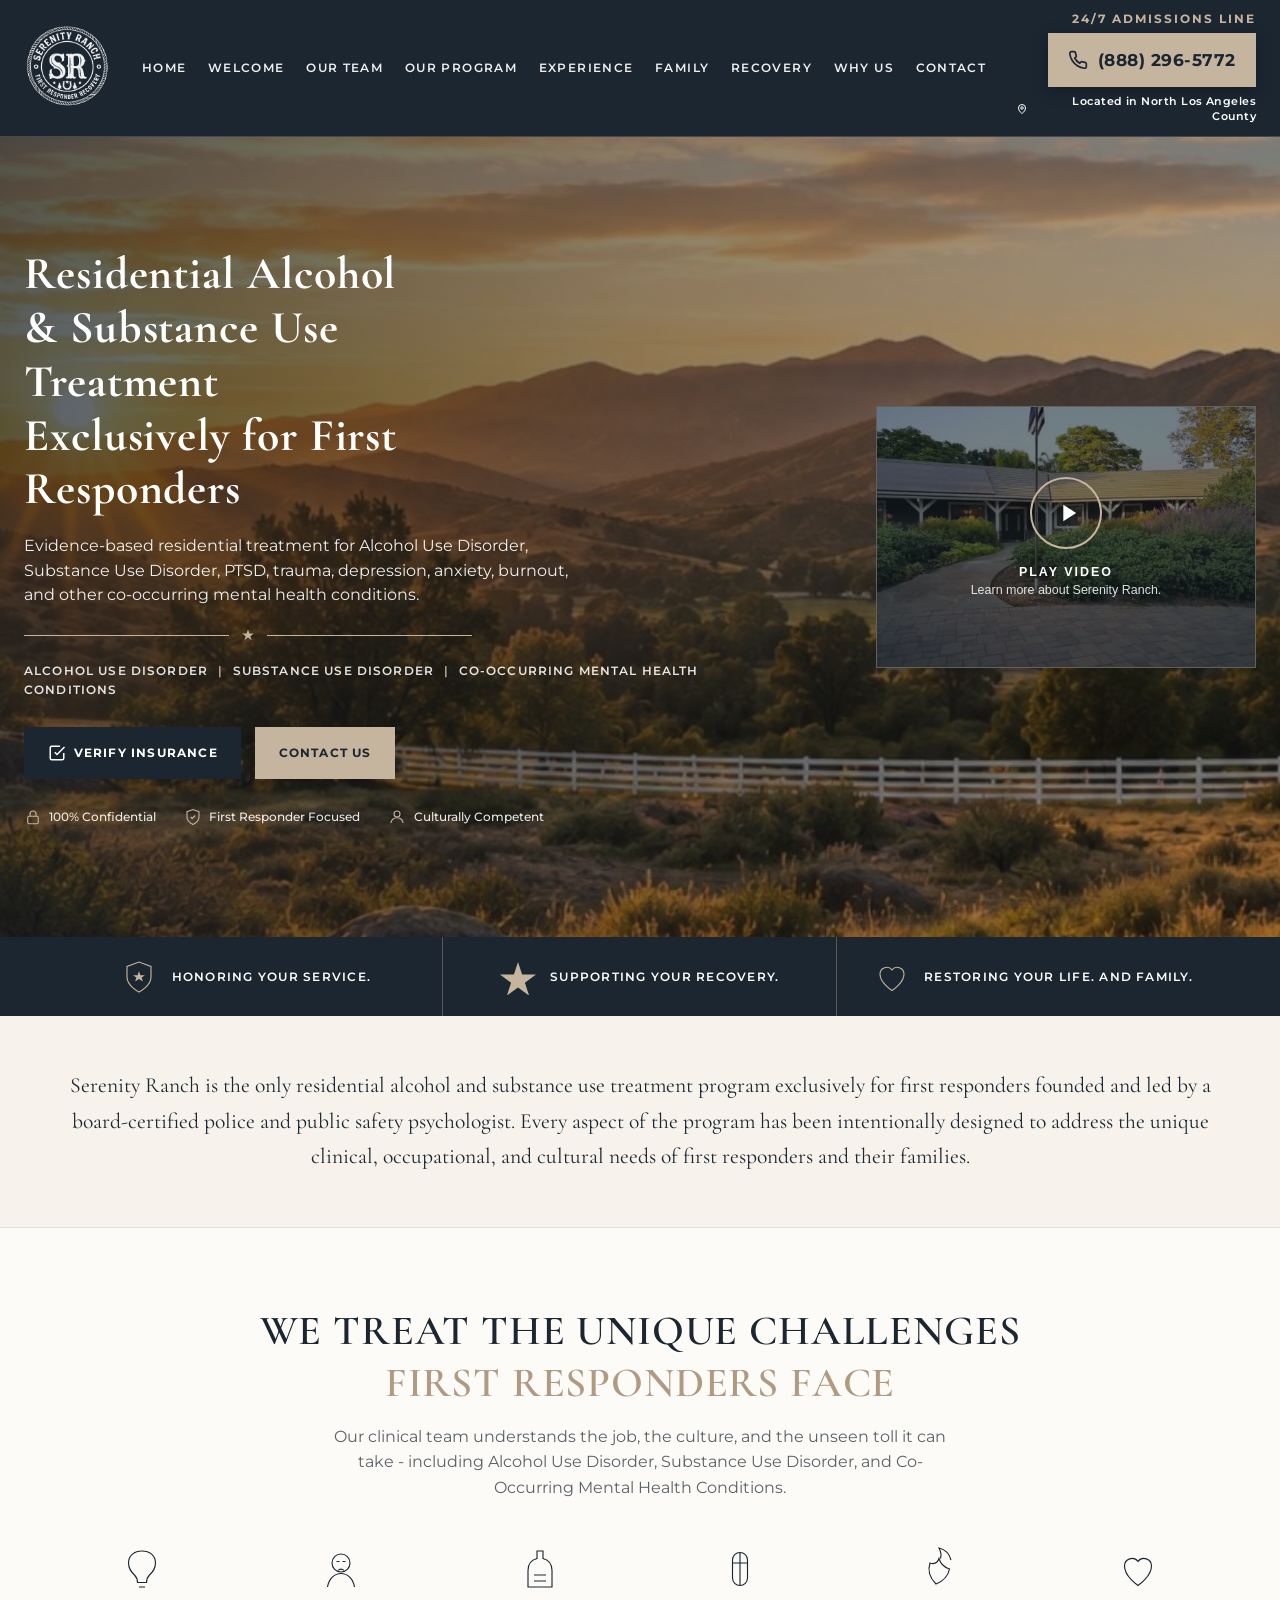
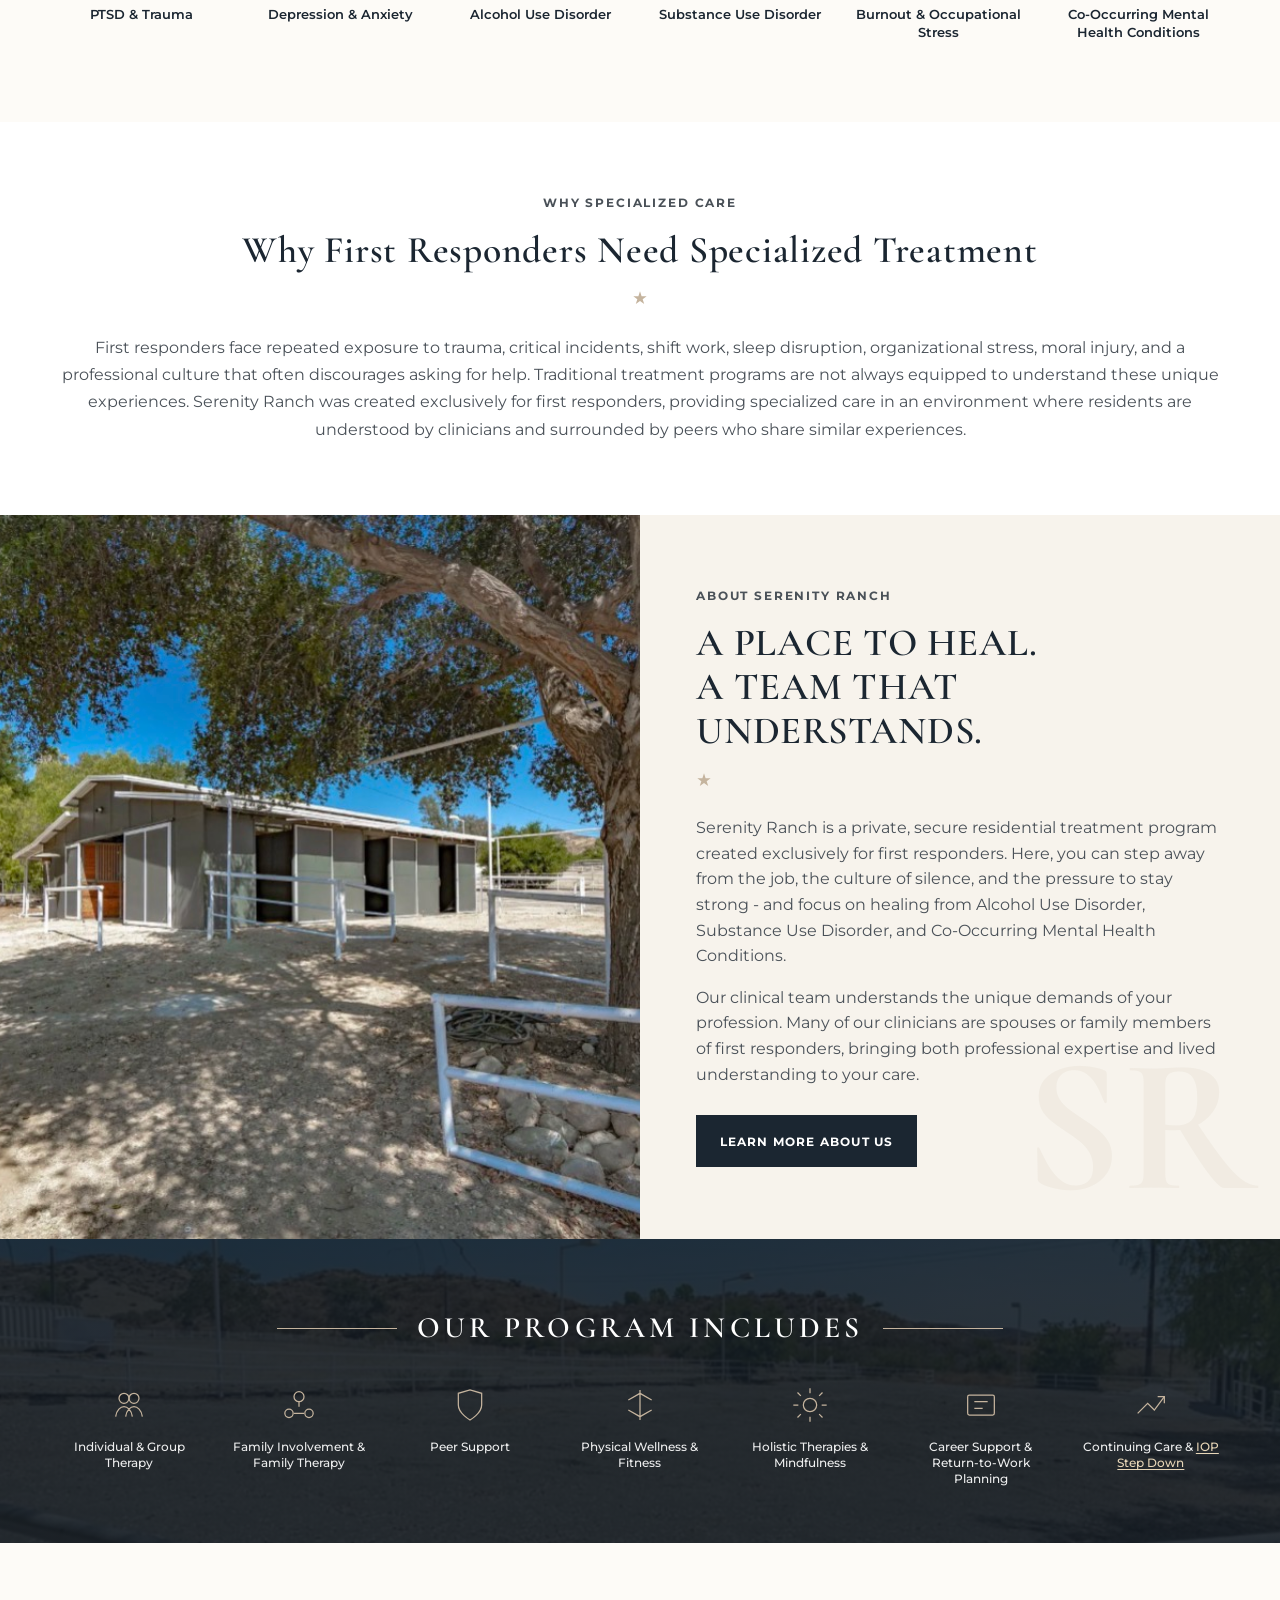
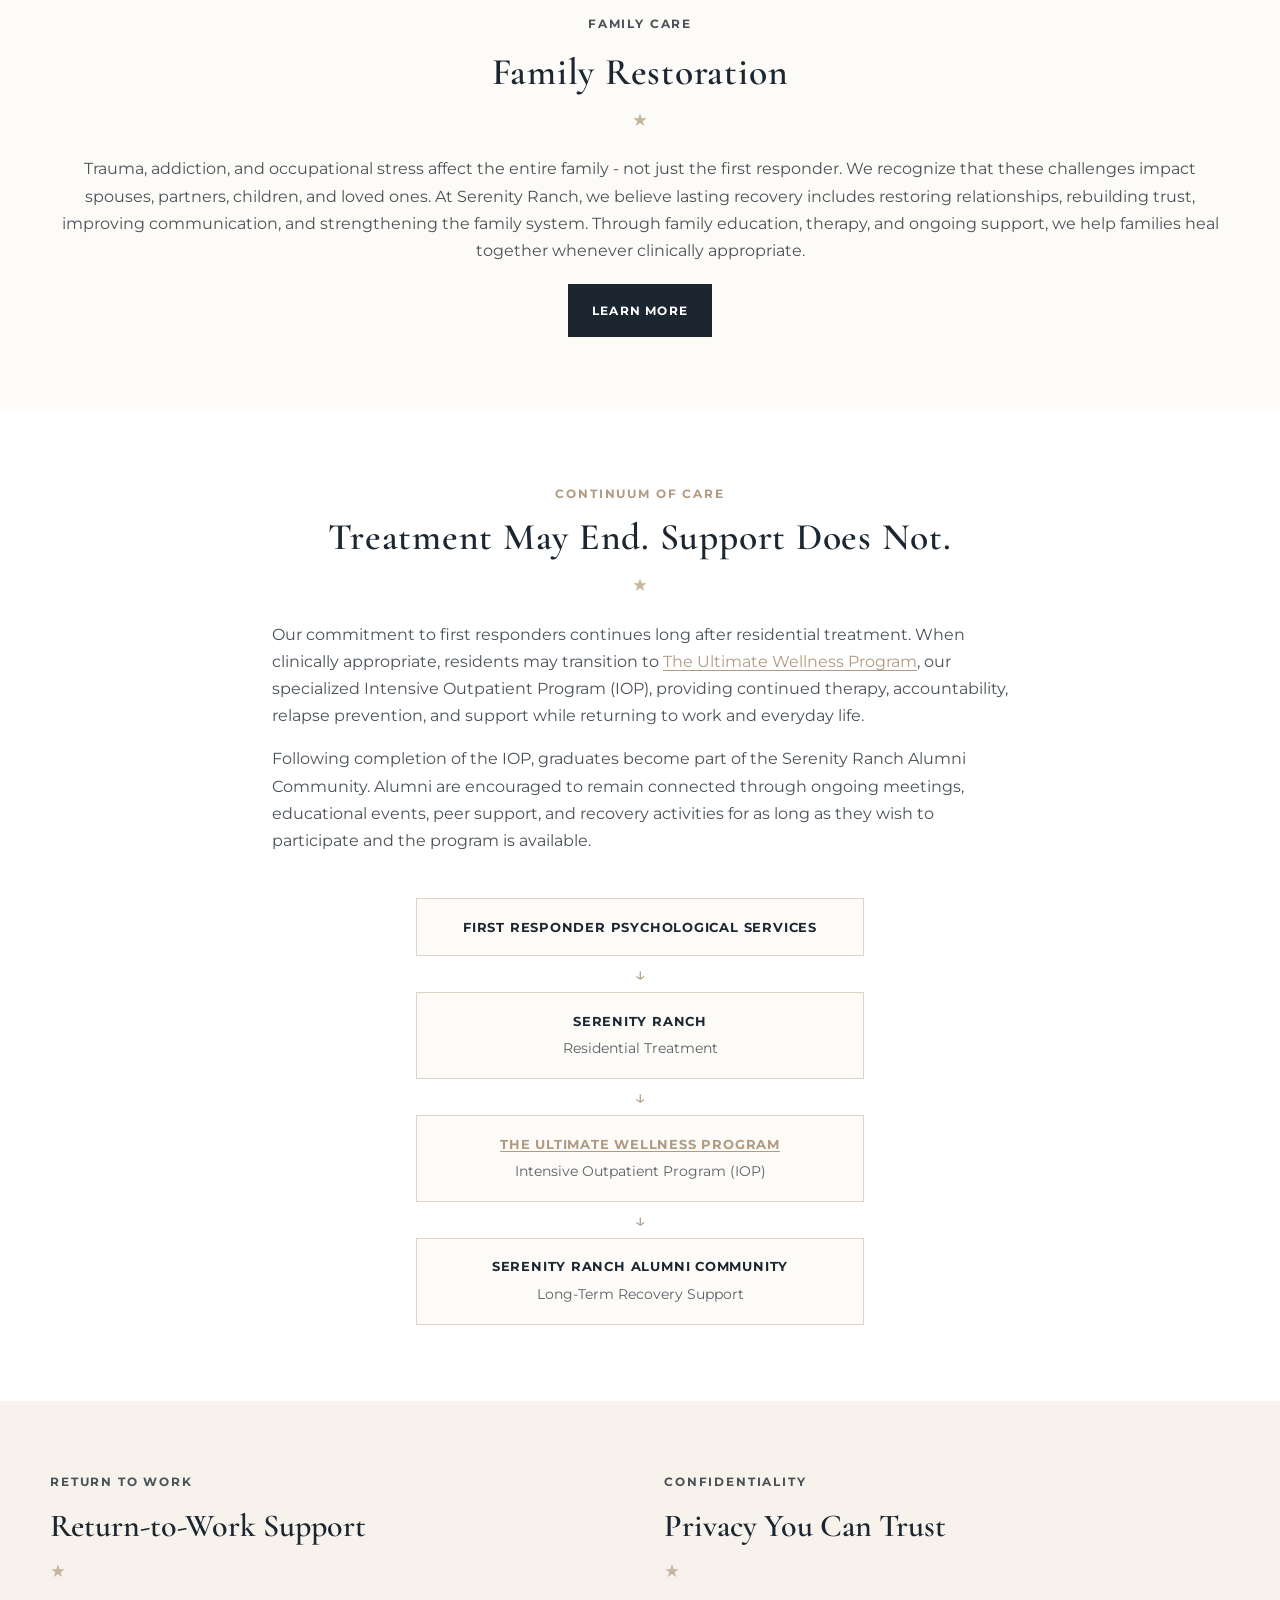
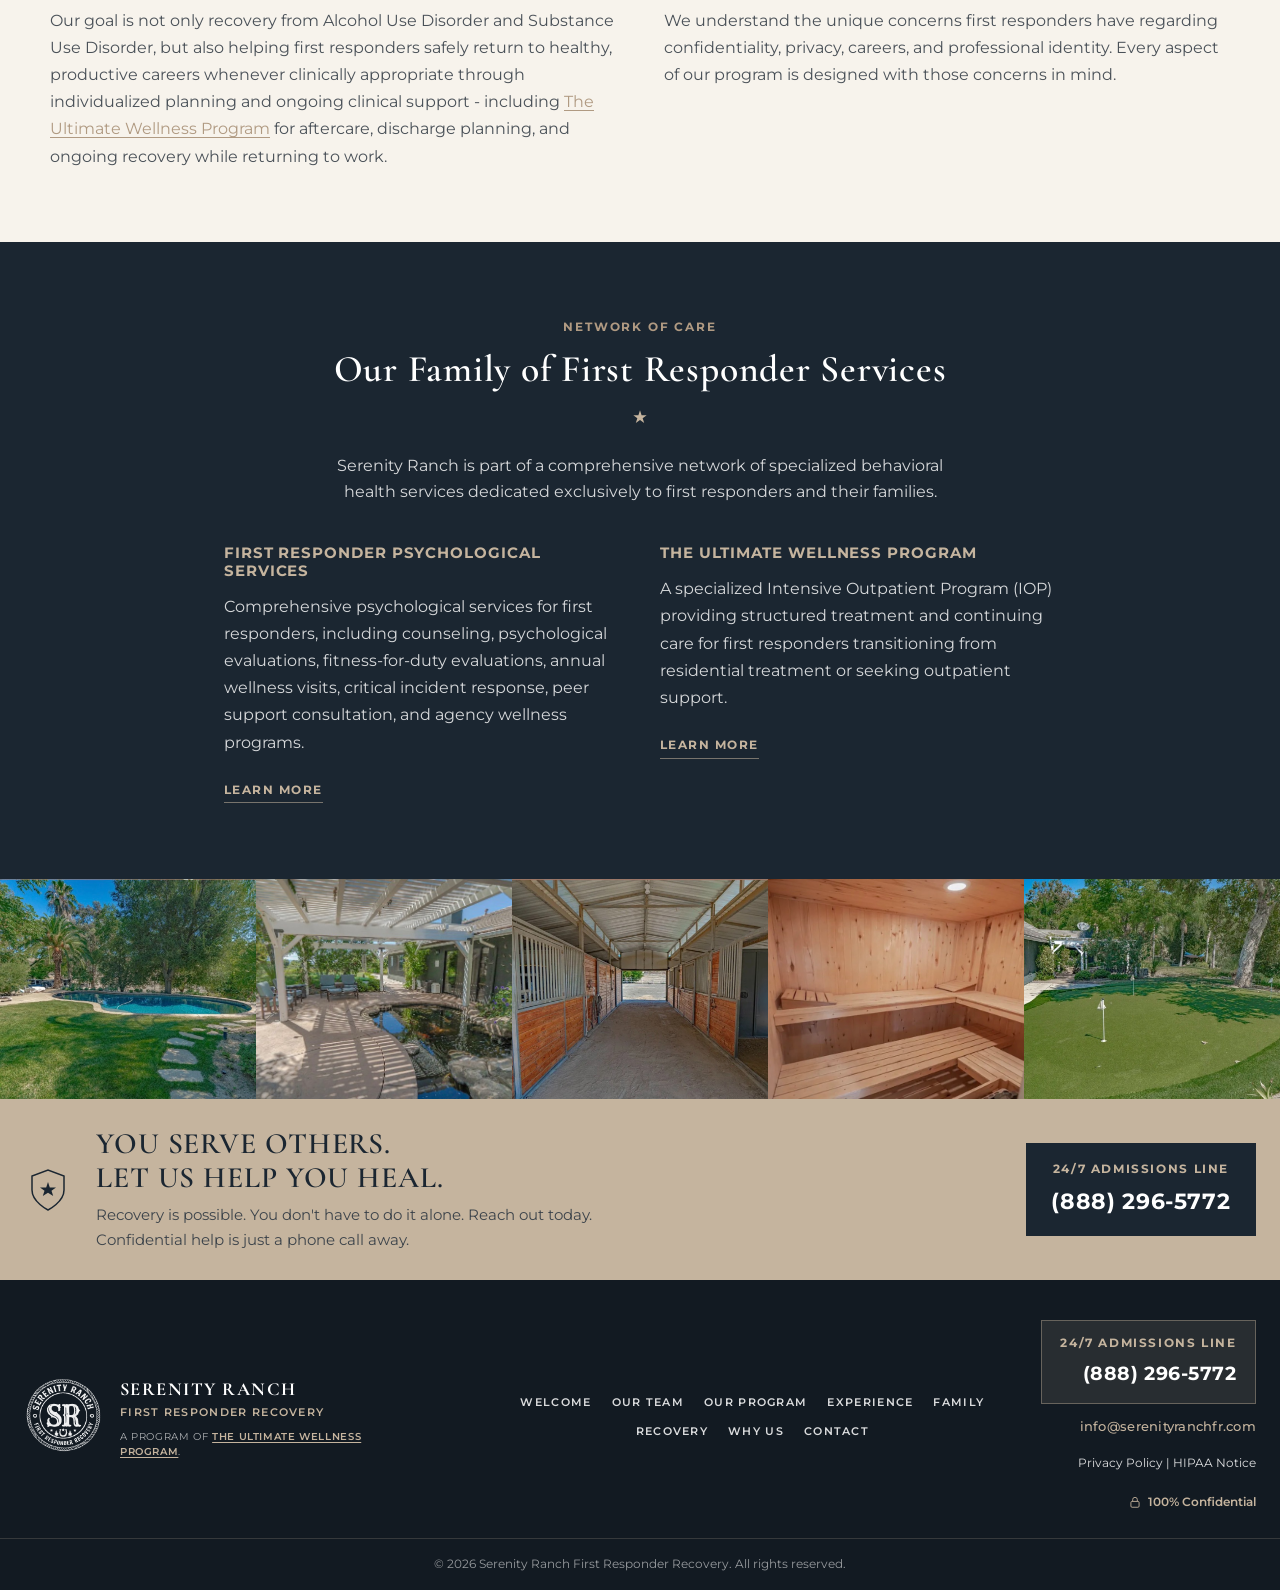
<file: index.html>
<!DOCTYPE html>
<html lang="en">
  <head>
    <meta charset="UTF-8" />
    <meta name="viewport" content="width=device-width, initial-scale=1.0" />
    <title>Serenity Ranch | First Responder Recovery</title>
    <meta
      name="description"
      content="Residential alcohol and substance use treatment exclusively for first responders. Treating Alcohol Use Disorder, Substance Use Disorder, and co-occurring mental health conditions."
    />
    <link rel="preconnect" href="https://fonts.googleapis.com" />
    <link rel="preconnect" href="https://fonts.gstatic.com" crossorigin />
    <link
      href="https://fonts.googleapis.com/css2?family=Cormorant+Garamond:wght@500;600;700&family=Montserrat:wght@400;500;600;700&display=swap"
      rel="stylesheet"
    />
    <link rel="stylesheet" href="styles.css?v=20261001" />
  </head>
  <body>
    <header class="site-header">
      <div class="header-inner">
        <a href="index.html" class="logo" aria-label="Serenity Ranch First Responder Recovery">
          <img class="logo-img" src="images/logo-white.png" alt="Serenity Ranch First Responder Recovery" width="88" height="88" />
        </a>

        <nav class="main-nav" aria-label="Primary">
          <a href="index.html" class="active">HOME</a>
          <a href="welcome.html">WELCOME</a>
          <a href="team.html">OUR TEAM</a>
          <a href="program.html">OUR PROGRAM</a>
          <a href="experience.html">EXPERIENCE</a>
          <a href="family.html">FAMILY</a>
          <a href="recovery.html">RECOVERY</a>
          <a href="why.html">WHY US</a>
          <a href="#contact">CONTACT</a>
        </nav>

        <div class="header-cta">
          <span class="header-cta-label">24/7 ADMISSIONS LINE</span>
          <a href="tel:8882965772" class="header-cta-btn">
            <svg viewBox="0 0 24 24" width="20" height="20" fill="none" stroke="currentColor" stroke-width="2">
              <path d="M22 16.92v3a2 2 0 0 1-2.18 2 19.79 19.79 0 0 1-8.63-3.07 19.5 19.5 0 0 1-6-6 19.79 19.79 0 0 1-3.07-8.67A2 2 0 0 1 4.11 2h3a2 2 0 0 1 2 1.72c.127.96.361 1.903.7 2.81a2 2 0 0 1-.45 2.11L8.09 9.91a16 16 0 0 0 6 6l1.27-1.27a2 2 0 0 1 2.11-.45c.907.339 1.85.573 2.81.7A2 2 0 0 1 22 16.92z" />
            </svg>
            (888) 296-5772
          </a>
          <span class="header-location">
            <svg viewBox="0 0 24 24" width="12" height="12" fill="none" stroke="currentColor" stroke-width="2" aria-hidden="true">
              <path d="M12 21s7-4.5 7-11a7 7 0 1 0-14 0c0 6.5 7 11 7 11z" />
              <circle cx="12" cy="10" r="2.5" />
            </svg>
            Located in North Los Angeles County
          </span>
        </div>

        <button class="nav-toggle" aria-label="Open menu" aria-expanded="false">
          <span></span><span></span><span></span>
        </button>
      </div>
    </header>

    <main>
      <section class="hero">
        <div class="hero-bg" role="img" aria-label="Golden hour view over Serenity Ranch hills and fence line"></div>
        <div class="hero-overlay"></div>
        <div class="hero-inner">
          <div class="hero-copy">
            <h1>Residential Alcohol &amp; Substance Use Treatment Exclusively for First Responders</h1>
            <p class="hero-sub">
              Evidence-based residential treatment for Alcohol Use Disorder, Substance Use Disorder,
              PTSD, trauma, depression, anxiety, burnout, and other co-occurring mental health
              conditions.
            </p>
            <div class="hero-divider">
              <span></span>
              <svg viewBox="0 0 24 24" width="14" height="14" fill="#c5b49e">
                <path d="M12 2l2.4 7.4H22l-6 4.6 2.3 7-6.3-4.6L5.7 21l2.3-7-6-4.6h7.6z" />
              </svg>
              <span></span>
            </div>
            <p class="hero-services">
              ALCOHOL USE DISORDER <span>|</span> SUBSTANCE USE DISORDER <span>|</span> CO-OCCURRING MENTAL HEALTH CONDITIONS
            </p>
            <div class="hero-actions">
              <a href="#admissions" class="btn btn-navy">
                <svg viewBox="0 0 24 24" width="18" height="18" fill="none" stroke="currentColor" stroke-width="2">
                  <path d="M9 11l3 3L22 4" />
                  <path d="M21 12v7a2 2 0 0 1-2 2H5a2 2 0 0 1-2-2V5a2 2 0 0 1 2-2h11" />
                </svg>
                VERIFY INSURANCE
              </a>
              <a href="#contact" class="btn btn-gold">CONTACT US</a>
            </div>
            <ul class="trust-row">
              <li>
                <svg viewBox="0 0 24 24" width="18" height="18" fill="none" stroke="#c5b49e" stroke-width="1.5">
                  <rect x="5" y="11" width="14" height="10" rx="2" />
                  <path d="M8 11V8a4 4 0 0 1 8 0v3" />
                </svg>
                100% Confidential
              </li>
              <li>
                <svg viewBox="0 0 24 24" width="18" height="18" fill="none" stroke="#c5b49e" stroke-width="1.5">
                  <path d="M12 22s8-4 8-10V5l-8-3-8 3v7c0 6 8 10 8 10z" />
                  <path d="M9 12l2 2 4-4" />
                </svg>
                First Responder Focused
              </li>
              <li>
                <svg viewBox="0 0 24 24" width="18" height="18" fill="none" stroke="#c5b49e" stroke-width="1.5">
                  <circle cx="12" cy="8" r="4" />
                  <path d="M4 20c0-4 3.6-7 8-7s8 3 8 7" />
                </svg>
                Culturally Competent
              </li>
            </ul>
          </div>

          <div class="hero-video" data-video-src="videos/website-intro.mp4">
            <video
              class="hero-video-el"
              poster="images/video-intro-poster.jpg"
              preload="none"
              playsinline
              controls
              aria-label="Serenity Ranch introduction video"
            ></video>
            <button class="hero-video-play" type="button" aria-label="Play Serenity Ranch introduction video">
              <span class="play-circle">
                <svg viewBox="0 0 24 24" width="28" height="28" fill="#fff">
                  <path d="M8 5v14l11-7z" />
                </svg>
              </span>
              <span class="video-label">
                <strong>PLAY VIDEO</strong>
                <small>Learn more about Serenity Ranch.</small>
              </span>
            </button>
          </div>
        </div>
      </section>

      <section class="values-bar">
        <div class="values-inner">
          <div class="value-item">
            <svg viewBox="0 0 48 48" width="36" height="36" fill="none" stroke="#c5b49e" stroke-width="1.5">
              <path d="M24 44s16-8 16-20V10L24 4 8 10v14c0 12 16 20 16 20z" />
              <path d="M24 16l1.8 5.5H32l-4.5 3.3 1.7 5.2L24 26.7l-5.2 3.3 1.7-5.2L16 21.5h6.2z" fill="#c5b49e" stroke="none" />
            </svg>
            <span>HONORING YOUR SERVICE.</span>
          </div>
          <div class="value-item">
            <svg viewBox="0 0 48 48" width="36" height="36" fill="#c5b49e">
              <path d="M24 4l5.5 16.8H48l-14.8 10.8 5.6 17.2L24 38l-14.8 10.8 5.6-17.2L0 20.8h18.5z" />
            </svg>
            <span>SUPPORTING YOUR RECOVERY.</span>
          </div>
          <div class="value-item">
            <svg viewBox="0 0 48 48" width="36" height="36" fill="none" stroke="#c5b49e" stroke-width="1.5">
              <path d="M24 42s-16-10-16-22a9 9 0 0 1 16-5.5A9 9 0 0 1 40 20c0 12-16 22-16 22z" />
            </svg>
            <span>RESTORING YOUR LIFE. AND FAMILY.</span>
          </div>
        </div>
      </section>

      <section class="home-statement">
        <div class="section-inner home-statement-inner">
          <p>
            Serenity Ranch is the only residential alcohol and substance use treatment program
            exclusively for first responders founded and led by a board-certified police and public
            safety psychologist. Every aspect of the program has been intentionally designed to
            address the unique clinical, occupational, and cultural needs of first responders and
            their families.
          </p>
        </div>
      </section>

      <section class="challenges" id="responders">
        <div class="section-inner">
          <h2>
            WE TREAT THE UNIQUE CHALLENGES
            <em>FIRST RESPONDERS FACE</em>
          </h2>
          <p class="section-lead">
            Our clinical team understands the job, the culture, and the unseen toll it can take -
            including Alcohol Use Disorder, Substance Use Disorder, and Co-Occurring Mental Health
            Conditions.
          </p>
          <div class="challenge-grid">
            <article>
              <svg viewBox="0 0 64 64" width="48" height="48" fill="none" stroke="#1b2631" stroke-width="1.5">
                <path d="M32 8c-10 0-18 6-18 16 0 8 4 12 8 16 3 3 4 5 4 10h12c0-5 1-7 4-10 4-4 8-8 8-16 0-10-8-16-18-16z" />
                <path d="M26 50h12M28 56h8" />
              </svg>
              <h3>PTSD &amp; Trauma</h3>
            </article>
            <article>
              <svg viewBox="0 0 64 64" width="48" height="48" fill="none" stroke="#1b2631" stroke-width="1.5">
                <circle cx="32" cy="24" r="12" />
                <path d="M14 56c2-12 10-18 18-18s16 6 18 18" />
                <path d="M26 22h4M34 22h4M28 34c2-2.5 6-2.5 8 0" />
              </svg>
              <h3>Depression &amp; Anxiety</h3>
            </article>
            <article>
              <svg viewBox="0 0 64 64" width="48" height="48" fill="none" stroke="#1b2631" stroke-width="1.5">
                <path d="M28 8h8v10c8 2 12 8 12 16v22H16V34c0-8 4-14 12-16V8z" />
                <path d="M24 40h16M24 48h16" />
              </svg>
              <h3>Alcohol Use Disorder</h3>
            </article>
            <article>
              <svg viewBox="0 0 64 64" width="48" height="48" fill="none" stroke="#1b2631" stroke-width="1.5">
                <rect x="22" y="10" width="20" height="44" rx="10" />
                <path d="M22 24h20M32 10v44" />
              </svg>
              <h3>Substance Use Disorder</h3>
            </article>
            <article>
              <svg viewBox="0 0 64 64" width="48" height="48" fill="none" stroke="#1b2631" stroke-width="1.5">
                <path d="M28 52c-8-8-12-16-8-28 6 2 10 0 12-6 2 8 8 12 14 14-2 10-8 16-18 20z" />
                <path d="M34 18c2-6 0-10-2-14 8 2 14 8 16 16" />
              </svg>
              <h3>Burnout &amp; Occupational Stress</h3>
            </article>
            <article>
              <svg viewBox="0 0 64 64" width="48" height="48" fill="none" stroke="#1b2631" stroke-width="1.5">
                <path d="M32 54s-18-12-18-26a10 10 0 0 1 18-6 10 10 0 0 1 18 6c0 14-18 26-18 26z" />
              </svg>
              <h3>Co-Occurring Mental Health Conditions</h3>
            </article>
          </div>
        </div>
      </section>

      <section class="home-prose" id="specialized">
        <div class="section-inner home-prose-inner">
          <p class="section-eyebrow">WHY SPECIALIZED CARE</p>
          <h2>Why First Responders Need Specialized Treatment</h2>
          <div class="star-divider">
            <svg viewBox="0 0 24 24" width="16" height="16" fill="#c5b49e">
              <path d="M12 2l2.4 7.4H22l-6 4.6 2.3 7-6.3-4.6L5.7 21l2.3-7-6-4.6h7.6z" />
            </svg>
          </div>
          <p>
            First responders face repeated exposure to trauma, critical incidents, shift work, sleep
            disruption, organizational stress, moral injury, and a professional culture that often
            discourages asking for help. Traditional treatment programs are not always equipped to
            understand these unique experiences. Serenity Ranch was created exclusively for first
            responders, providing specialized care in an environment where residents are understood
            by clinicians and surrounded by peers who share similar experiences.
          </p>
        </div>
      </section>

      <section class="about" id="about">
        <div class="about-media">
          <img
            src="images/about-stables.jpg"
            alt="Horse stables and white fencing at Serenity Ranch"
          />
        </div>
        <div class="about-content">
          <p class="about-eyebrow">ABOUT SERENITY RANCH</p>
          <h2>A PLACE TO HEAL.<br />A TEAM THAT UNDERSTANDS.</h2>
          <div class="star-divider">
            <svg viewBox="0 0 24 24" width="16" height="16" fill="#c5b49e">
              <path d="M12 2l2.4 7.4H22l-6 4.6 2.3 7-6.3-4.6L5.7 21l2.3-7-6-4.6h7.6z" />
            </svg>
          </div>
          <p>
            Serenity Ranch is a private, secure residential treatment program created exclusively
            for first responders. Here, you can step away from the job, the culture of silence, and
            the pressure to stay strong - and focus on healing from Alcohol Use Disorder, Substance
            Use Disorder, and Co-Occurring Mental Health Conditions.
          </p>
          <p>
            Our clinical team understands the unique demands of your profession. Many of our
            clinicians are spouses or family members of first responders, bringing both professional
            expertise and lived understanding to your care.
          </p>
          <a href="welcome.html" class="btn btn-navy">LEARN MORE ABOUT US</a>
        </div>
      </section>

      <section class="program" id="program">
        <div class="program-bg"></div>
        <div class="section-inner">
          <div class="program-heading">
            <span></span>
            <h2>OUR PROGRAM INCLUDES</h2>
            <span></span>
          </div>
          <div class="program-grid">
            <article>
              <svg viewBox="0 0 48 48" width="40" height="40" fill="none" stroke="#c5b49e" stroke-width="1.5">
                <circle cx="18" cy="16" r="6" />
                <circle cx="30" cy="16" r="6" />
                <path d="M8 38c1-8 6-12 10-12s9 4 10 12M20 38c1-8 6-12 10-12s9 4 10 12" />
              </svg>
              <h3>Individual &amp; Group Therapy</h3>
            </article>
            <article>
              <svg viewBox="0 0 48 48" width="40" height="40" fill="none" stroke="#c5b49e" stroke-width="1.5">
                <circle cx="24" cy="14" r="6" />
                <circle cx="12" cy="34" r="5" />
                <circle cx="36" cy="34" r="5" />
                <path d="M24 20v6M18 34h12" />
              </svg>
              <h3>Family Involvement &amp; Family Therapy</h3>
            </article>
            <article>
              <svg viewBox="0 0 48 48" width="40" height="40" fill="none" stroke="#c5b49e" stroke-width="1.5">
                <path d="M24 42s14-8 14-18V10L24 6 10 10v14c0 10 14 18 14 18z" />
              </svg>
              <h3>Peer Support</h3>
            </article>
            <article>
              <svg viewBox="0 0 48 48" width="40" height="40" fill="none" stroke="#c5b49e" stroke-width="1.5">
                <path d="M24 6v36M10 18l14-8 14 8M10 30l14 8 14-8" />
              </svg>
              <h3>Physical Wellness &amp; Fitness</h3>
            </article>
            <article>
              <svg viewBox="0 0 48 48" width="40" height="40" fill="none" stroke="#c5b49e" stroke-width="1.5">
                <circle cx="24" cy="24" r="8" />
                <path d="M24 4v6M24 38v6M4 24h6M38 24h6M9 9l4 4M35 35l4 4M9 39l4-4M35 13l4-4" />
              </svg>
              <h3>Holistic Therapies &amp; Mindfulness</h3>
            </article>
            <article>
              <svg viewBox="0 0 48 48" width="40" height="40" fill="none" stroke="#c5b49e" stroke-width="1.5">
                <rect x="8" y="12" width="32" height="24" rx="2" />
                <path d="M16 20h16M16 28h10" />
              </svg>
              <h3>Career Support &amp; Return-to-Work Planning</h3>
            </article>
            <article>
              <svg viewBox="0 0 48 48" width="40" height="40" fill="none" stroke="#c5b49e" stroke-width="1.5">
                <path d="M8 34l12-12 8 8 12-16" />
                <path d="M32 14h8v8" />
              </svg>
              <h3>
                Continuing Care &amp;
                <a
                  class="program-link"
                  href="https://www.theultimatewellnessprogram.com"
                  target="_blank"
                  rel="noopener noreferrer"
                  >IOP Step Down</a
                >
              </h3>
            </article>
          </div>
        </div>
      </section>

      <section class="home-prose home-prose--cream" id="family-restoration">
        <div class="section-inner home-prose-inner">
          <p class="section-eyebrow">FAMILY CARE</p>
          <h2>Family Restoration</h2>
          <div class="star-divider">
            <svg viewBox="0 0 24 24" width="16" height="16" fill="#c5b49e">
              <path d="M12 2l2.4 7.4H22l-6 4.6 2.3 7-6.3-4.6L5.7 21l2.3-7-6-4.6h7.6z" />
            </svg>
          </div>
          <p>
            Trauma, addiction, and occupational stress affect the entire family - not just the first
            responder. We recognize that these challenges impact spouses, partners, children, and
            loved ones. At Serenity Ranch, we believe lasting recovery includes restoring
            relationships, rebuilding trust, improving communication, and strengthening the family
            system. Through family education, therapy, and ongoing support, we help families heal
            together whenever clinically appropriate.
          </p>
          <p style="margin-top:1.25rem">
            <a href="family.html" class="btn btn-navy">LEARN MORE</a>
          </p>
        </div>
      </section>

      <section class="continuum" id="continuum">
        <div class="section-inner">
          <p class="section-eyebrow section-eyebrow--center">CONTINUUM OF CARE</p>
          <h2>Treatment May End. Support Does Not.</h2>
          <div class="star-divider star-divider--center">
            <svg viewBox="0 0 24 24" width="16" height="16" fill="#c5b49e">
              <path d="M12 2l2.4 7.4H22l-6 4.6 2.3 7-6.3-4.6L5.7 21l2.3-7-6-4.6h7.6z" />
            </svg>
          </div>
          <div class="continuum-copy">
            <p>
              Our commitment to first responders continues long after residential treatment. When
              clinically appropriate, residents may transition to
              <a
                href="https://www.theultimatewellnessprogram.com"
                target="_blank"
                rel="noopener noreferrer"
                >The Ultimate Wellness Program</a
              >, our specialized Intensive Outpatient Program (IOP), providing continued therapy,
              accountability, relapse prevention, and support while returning to work and everyday
              life.
            </p>
            <p>
              Following completion of the IOP, graduates become part of the Serenity Ranch Alumni
              Community. Alumni are encouraged to remain connected through ongoing meetings,
              educational events, peer support, and recovery activities for as long as they wish to
              participate and the program is available.
            </p>
          </div>

          <ol class="continuum-flow" aria-label="Continuum of care pathway">
            <li>
              <strong>First Responder Psychological Services</strong>
            </li>
            <li aria-hidden="true" class="continuum-arrow">↓</li>
            <li>
              <strong>Serenity Ranch</strong>
              <span>Residential Treatment</span>
            </li>
            <li aria-hidden="true" class="continuum-arrow">↓</li>
            <li>
              <strong
                ><a
                  href="https://www.theultimatewellnessprogram.com"
                  target="_blank"
                  rel="noopener noreferrer"
                  >The Ultimate Wellness Program</a
                ></strong
              >
              <span>Intensive Outpatient Program (IOP)</span>
            </li>
            <li aria-hidden="true" class="continuum-arrow">↓</li>
            <li>
              <strong>Serenity Ranch Alumni Community</strong>
              <span>Long-Term Recovery Support</span>
            </li>
          </ol>
        </div>
      </section>

      <section class="home-prose home-prose--split" id="return-privacy">
        <div class="section-inner home-split">
          <div>
            <p class="section-eyebrow">RETURN TO WORK</p>
            <h2>Return-to-Work Support</h2>
            <div class="star-divider">
              <svg viewBox="0 0 24 24" width="16" height="16" fill="#c5b49e">
                <path d="M12 2l2.4 7.4H22l-6 4.6 2.3 7-6.3-4.6L5.7 21l2.3-7-6-4.6h7.6z" />
              </svg>
            </div>
            <p>
              Our goal is not only recovery from Alcohol Use Disorder and Substance Use Disorder,
              but also helping first responders safely return to healthy, productive careers whenever
              clinically appropriate through individualized planning and ongoing clinical support -
              including
              <a
                href="https://www.theultimatewellnessprogram.com"
                target="_blank"
                rel="noopener noreferrer"
                >The Ultimate Wellness Program</a
              >
              for aftercare, discharge planning, and ongoing recovery while returning to work.
            </p>
          </div>
          <div>
            <p class="section-eyebrow">CONFIDENTIALITY</p>
            <h2>Privacy You Can Trust</h2>
            <div class="star-divider">
              <svg viewBox="0 0 24 24" width="16" height="16" fill="#c5b49e">
                <path d="M12 2l2.4 7.4H22l-6 4.6 2.3 7-6.3-4.6L5.7 21l2.3-7-6-4.6h7.6z" />
              </svg>
            </div>
            <p>
              We understand the unique concerns first responders have regarding confidentiality,
              privacy, careers, and professional identity. Every aspect of our program is designed
              with those concerns in mind.
            </p>
          </div>
        </div>
      </section>

      <section class="family-services" id="family-services">
        <div class="section-inner">
          <p class="section-eyebrow section-eyebrow--center">NETWORK OF CARE</p>
          <h2>Our Family of First Responder Services</h2>
          <div class="star-divider star-divider--center">
            <svg viewBox="0 0 24 24" width="16" height="16" fill="#c5b49e">
              <path d="M12 2l2.4 7.4H22l-6 4.6 2.3 7-6.3-4.6L5.7 21l2.3-7-6-4.6h7.6z" />
            </svg>
          </div>
          <p class="section-lead">
            Serenity Ranch is part of a comprehensive network of specialized behavioral health
            services dedicated exclusively to first responders and their families.
          </p>
          <div class="family-services-grid">
            <article>
              <h3>First Responder Psychological Services</h3>
              <p>
                Comprehensive psychological services for first responders, including counseling,
                psychological evaluations, fitness-for-duty evaluations, annual wellness visits,
                critical incident response, peer support consultation, and agency wellness programs.
              </p>
              <a
                href="https://www.firstresponderpsych.com"
                target="_blank"
                rel="noopener noreferrer"
                class="text-link"
                >Learn More</a
              >
            </article>
            <article>
              <h3>The Ultimate Wellness Program</h3>
              <p>
                A specialized Intensive Outpatient Program (IOP) providing structured treatment and
                continuing care for first responders transitioning from residential treatment or
                seeking outpatient support.
              </p>
              <a
                href="https://www.theultimatewellnessprogram.com"
                target="_blank"
                rel="noopener noreferrer"
                class="text-link"
                >Learn More</a
              >
            </article>
          </div>
        </div>
      </section>

      <section class="gallery" aria-label="Facility gallery">
        <img
          src="images/gallery-pool.jpg"
          alt="Resort-style swimming pool surrounded by lawn and trees"
        />
        <img
          src="images/hero-patio.jpg"
          alt="Pergola patio with koi pond at Serenity Ranch"
        />
        <img
          src="images/gallery-barn-aisle.jpg"
          alt="Interior aisle of the horse barn"
        />
        <img
          src="images/gallery-sauna.jpg"
          alt="Private wooden sauna for wellness and recovery"
        />
        <img
          src="images/gallery-putting.jpg"
          alt="Putting green and outdoor recreation grounds"
        />
      </section>

      <section class="cta-banner" id="contact">
        <div class="cta-inner">
          <svg viewBox="0 0 48 48" width="48" height="48" fill="none" stroke="#1b2631" stroke-width="1.5">
            <path d="M24 44s16-8 16-20V10L24 4 8 10v14c0 12 16 20 16 20z" />
            <path d="M24 16l1.8 5.5H32l-4.5 3.3 1.7 5.2L24 26.7l-5.2 3.3 1.7-5.2L16 21.5h6.2z" fill="#1b2631" stroke="none" />
          </svg>
          <div class="cta-text">
            <h2>YOU SERVE OTHERS.<br />LET US HELP YOU HEAL.</h2>
            <p>
              Recovery is possible. You don't have to do it alone. Reach out today. Confidential
              help is just a phone call away.
            </p>
          </div>
          <a href="tel:8882965772" class="cta-phone">
            <span>24/7 ADMISSIONS LINE</span>
            <strong>(888) 296-5772</strong>
          </a>
        </div>
      </section>
    </main>

    <footer class="site-footer" id="admissions">
      <div class="footer-inner">
        <div class="footer-brand">
          <img class="logo-img footer-logo" src="images/logo-white.png" alt="Serenity Ranch" width="80" height="80" />
          <div>
            <strong>SERENITY RANCH</strong>
            <span>FIRST RESPONDER RECOVERY</span>
            <small
              >A PROGRAM OF
              <a
                href="https://www.theultimatewellnessprogram.com"
                target="_blank"
                rel="noopener noreferrer"
                >THE ULTIMATE WELLNESS PROGRAM</a
              >.</small
            >
          </div>
        </div>

        <nav class="footer-nav" aria-label="Footer">
          <a href="welcome.html">WELCOME</a>
          <a href="team.html">OUR TEAM</a>
          <a href="program.html">OUR PROGRAM</a>
          <a href="experience.html">EXPERIENCE</a>
          <a href="family.html">FAMILY</a>
          <a href="recovery.html">RECOVERY</a>
          <a href="why.html">WHY US</a>
          <a href="#contact">CONTACT</a>
        </nav>

        <div class="footer-legal">
          <a href="tel:8882965772" class="footer-phone">
            <span class="footer-phone-label">24/7 ADMISSIONS LINE</span>
            <strong>(888) 296-5772</strong>
          </a>
                    <a href="mailto:info@serenityranchfr.com" class="footer-email">info@serenityranchfr.com</a>
<div class="footer-links">
            <a href="#">Privacy Policy</a>
            <span>|</span>
            <a href="#">HIPAA Notice</a>
          </div>
          <div class="confidential">
            <svg viewBox="0 0 24 24" width="14" height="14" fill="none" stroke="#c5b49e" stroke-width="1.5">
              <rect x="5" y="11" width="14" height="10" rx="2" />
              <path d="M8 11V8a4 4 0 0 1 8 0v3" />
            </svg>
            100% Confidential
          </div>
        </div>
      </div>
      <div class="footer-bottom" id="families">
        <p>&copy; <span id="year"></span> Serenity Ranch First Responder Recovery. All rights reserved.</p>
      </div>
    </footer>

    <script src="script.js?v=20260813"></script>
  </body>
</html>
</file>
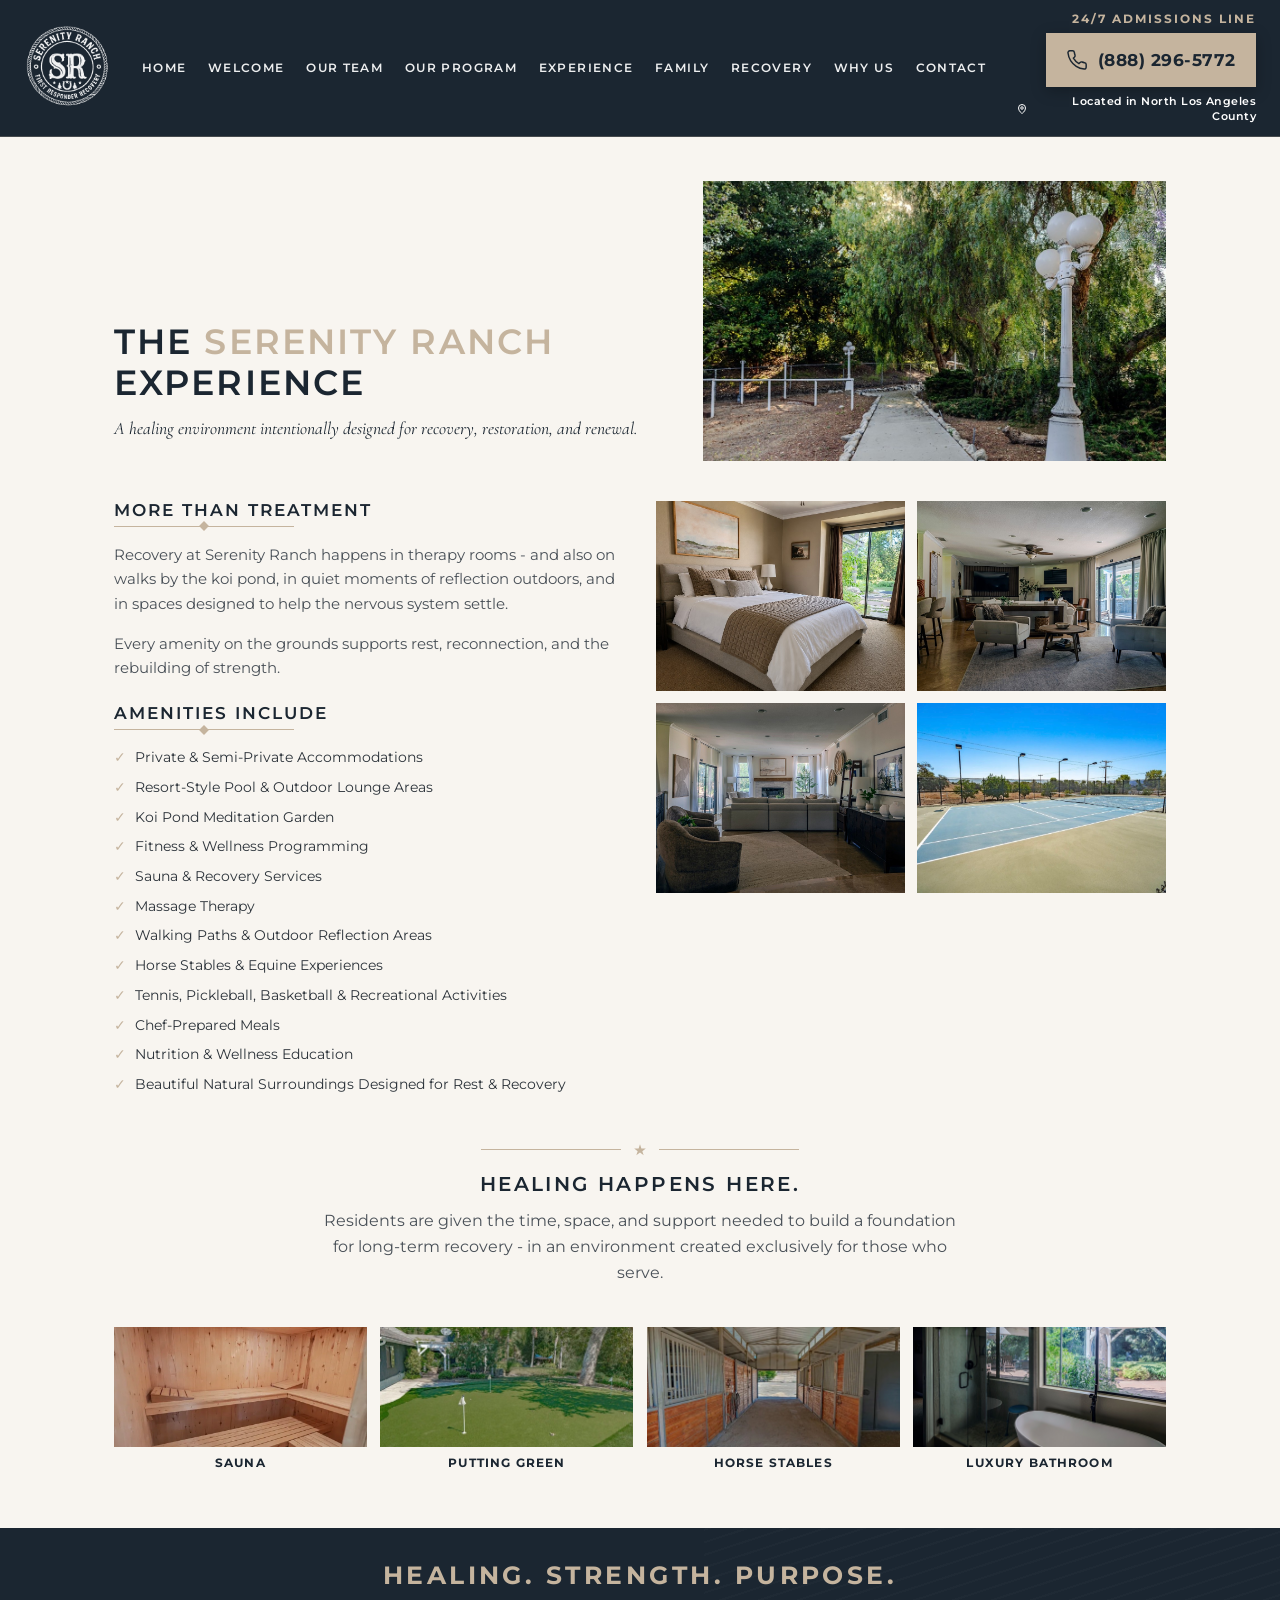
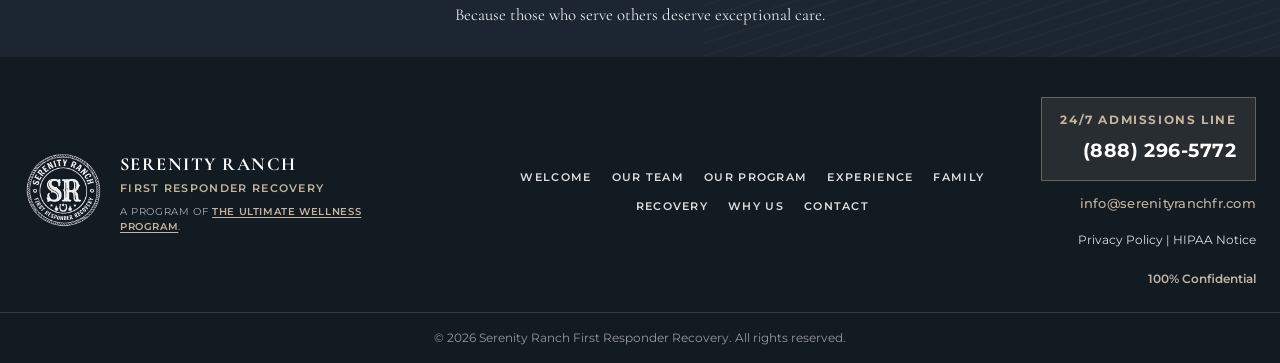
<file: experience.html>
<!DOCTYPE html>
<html lang="en">
  <head>
    <meta charset="UTF-8" />
    <meta name="viewport" content="width=device-width, initial-scale=1.0" />
    <title>The Serenity Ranch Experience</title>
    <meta name="description" content="Amenities and healing environment at Serenity Ranch." />
    <link rel="preconnect" href="https://fonts.googleapis.com" />
    <link rel="preconnect" href="https://fonts.gstatic.com" crossorigin />
    <link href="https://fonts.googleapis.com/css2?family=Cormorant+Garamond:ital,wght@0,500;0,600;0,700;1,500&family=Great+Vibes&family=Montserrat:wght@400;500;600;700&display=swap" rel="stylesheet" />
    <link rel="stylesheet" href="styles.css?v=20260813" />
    <link rel="stylesheet" href="pages.css?v=20260813" />
  </head>
  <body class="page-body">
    <header class="site-header">
      <div class="header-inner">
        <a href="index.html" class="logo" aria-label="Serenity Ranch First Responder Recovery">
          <img class="logo-img" src="images/logo-white.png" alt="Serenity Ranch" width="88" height="88" />
        </a>
        <nav class="main-nav" aria-label="Primary">
          <a href="index.html">HOME</a>
          <a href="welcome.html">WELCOME</a>
          <a href="team.html">OUR TEAM</a>
          <a href="program.html">OUR PROGRAM</a>
          <a href="experience.html" class="active">EXPERIENCE</a>
          <a href="family.html">FAMILY</a>
          <a href="recovery.html">RECOVERY</a>
          <a href="why.html">WHY US</a>
          <a href="index.html#contact">CONTACT</a>
        </nav>
        <div class="header-cta">
          <span class="header-cta-label">24/7 ADMISSIONS LINE</span>
          <a href="tel:8882965772" class="header-cta-btn">
            <svg viewBox="0 0 24 24" width="22" height="22" fill="none" stroke="currentColor" stroke-width="1.6"><path d="M22 16.92v3a2 2 0 0 1-2.18 2 19.79 19.79 0 0 1-8.63-3.07 19.5 19.5 0 0 1-6-6A19.79 19.79 0 0 1 2.12 4.11 2 2 0 0 1 4.11 2h3a2 2 0 0 1 2 1.72c.13.96.36 1.9.7 2.81a2 2 0 0 1-.45 2.11L8.09 9.91a16 16 0 0 0 6 6l1.27-1.27a2 2 0 0 1 2.11-.45c.91.34 1.85.57 2.81.7A2 2 0 0 1 22 16.92z"/></svg>
            (888) 296-5772
          </a>
          <span class="header-location">
            <svg viewBox="0 0 24 24" width="12" height="12" fill="none" stroke="currentColor" stroke-width="2" aria-hidden="true">
              <path d="M12 21s7-4.5 7-11a7 7 0 1 0-14 0c0 6.5 7 11 7 11z" />
              <circle cx="12" cy="10" r="2.5" />
            </svg>
            Located in North Los Angeles County
          </span>
        </div>
        <button class="nav-toggle" aria-label="Open menu" aria-expanded="false"><span></span><span></span><span></span></button>
      </div>
    </header>

    <main class="page-shell">
      <div class="exp-hero">
        <div>
          <h1>THE <em>SERENITY RANCH</em> EXPERIENCE</h1>
          <p class="tag">A healing environment intentionally designed for recovery, restoration, and renewal.</p>
        </div>
        <img src="images/exp-path.jpg" alt="Tree-lined walking path and lampposts on the Serenity Ranch grounds" />
      </div>
      <div class="exp-split">
        <div>
          <h2>MORE THAN TREATMENT</h2>
          <div class="gold-line"></div>
          <p>Recovery at Serenity Ranch happens in therapy rooms - and also on walks by the koi pond, in quiet moments of reflection outdoors, and in spaces designed to help the nervous system settle.</p>
          <p>Every amenity on the grounds supports rest, reconnection, and the rebuilding of strength.</p>
          <h2 style="margin-top:1.5rem">AMENITIES INCLUDE</h2>
          <div class="gold-line"></div>
          <ul class="amenity-list">
            <li>Private &amp; Semi-Private Accommodations</li>
            <li>Resort-Style Pool &amp; Outdoor Lounge Areas</li>
            <li>Koi Pond Meditation Garden</li>
            <li>Fitness &amp; Wellness Programming</li>
            <li>Sauna &amp; Recovery Services</li>
            <li>Massage Therapy</li>
            <li>Walking Paths &amp; Outdoor Reflection Areas</li>
            <li>Horse Stables &amp; Equine Experiences</li>
            <li>Tennis, Pickleball, Basketball &amp; Recreational Activities</li>
            <li>Chef-Prepared Meals</li>
            <li>Nutrition &amp; Wellness Education</li>
            <li>Beautiful Natural Surroundings Designed for Rest &amp; Recovery</li>
          </ul>
        </div>
        <div class="exp-grid">
          <img src="images/exp-private-room.jpg" alt="Private bedroom with garden view" />
          <img src="images/exp-lounge.jpg" alt="Spacious common lounge with seating and fireplace" />
          <img src="images/exp-living.jpg" alt="Living room with sectional sofa and fireplace" />
          <img src="images/gallery-tennis.jpg" alt="Tennis court on the Serenity Ranch grounds" />
        </div>
      </div>
      <div class="healing-block">
        <div class="star-rule"><span></span><svg viewBox="0 0 24 24" width="14" height="14" fill="#c5b49e"><path d="M12 2l2.4 7.4H22l-6 4.6 2.3 7-6.3-4.6L5.7 21l2.3-7-6-4.6h7.6z"/></svg><span></span></div>
        <h2>HEALING HAPPENS HERE.</h2>
        <p>Residents are given the time, space, and support needed to build a foundation for long-term recovery - in an environment created exclusively for those who serve.</p>
      </div>
      <div class="amenity-strip">
        <figure><img src="images/gallery-sauna.jpg" alt="Sauna" /><figcaption>SAUNA</figcaption></figure>
        <figure><img src="images/gallery-putting.jpg" alt="Putting green" /><figcaption>PUTTING GREEN</figcaption></figure>
        <figure><img src="images/gallery-barn-aisle.jpg" alt="Horse stables" /><figcaption>HORSE STABLES</figcaption></figure>
        <figure><img src="images/exp-bathroom.jpg" alt="Luxury bathroom" /><figcaption>LUXURY BATHROOM</figcaption></figure>
      </div>
    </main>
    <section class="page-band page-band--text">
      <div class="page-band-copy">
        <strong>HEALING. STRENGTH. PURPOSE.</strong>
        <span>Because those who serve others deserve exceptional care.</span>
      </div>
    </section>
    <footer class="site-footer">
      <div class="footer-inner">
        <div class="footer-brand">
          <img class="logo-img footer-logo" src="images/logo-white.png" alt="Serenity Ranch" width="80" height="80" />
          <div>
            <strong>SERENITY RANCH</strong>
            <span>FIRST RESPONDER RECOVERY</span>
            <small
              >A PROGRAM OF
              <a
                href="https://www.theultimatewellnessprogram.com"
                target="_blank"
                rel="noopener noreferrer"
                >THE ULTIMATE WELLNESS PROGRAM</a
              >.</small
            >
          </div>
        </div>
        <nav class="footer-nav" aria-label="Footer">
          <a href="welcome.html">WELCOME</a>
          <a href="team.html">OUR TEAM</a>
          <a href="program.html">OUR PROGRAM</a>
          <a href="experience.html">EXPERIENCE</a>
          <a href="family.html">FAMILY</a>
          <a href="recovery.html">RECOVERY</a>
          <a href="why.html">WHY US</a>
          <a href="index.html#contact">CONTACT</a>
        </nav>
        <div class="footer-legal">
          <a href="tel:8882965772" class="footer-phone">
            <span class="footer-phone-label">24/7 ADMISSIONS LINE</span>
            <strong>(888) 296-5772</strong>
          </a>
                    <a href="mailto:info@serenityranchfr.com" class="footer-email">info@serenityranchfr.com</a>
<div class="footer-links">
            <a href="#">Privacy Policy</a><span> | </span><a href="#">HIPAA Notice</a>
          </div>
          <div class="confidential">100% Confidential</div>
        </div>
      </div>
      <div class="footer-bottom"><p>&copy; <span id="year"></span> Serenity Ranch First Responder Recovery. All rights reserved.</p></div>
    </footer>
    <script src="script.js?v=20260813"></script>
  </body>
</html>
</file>
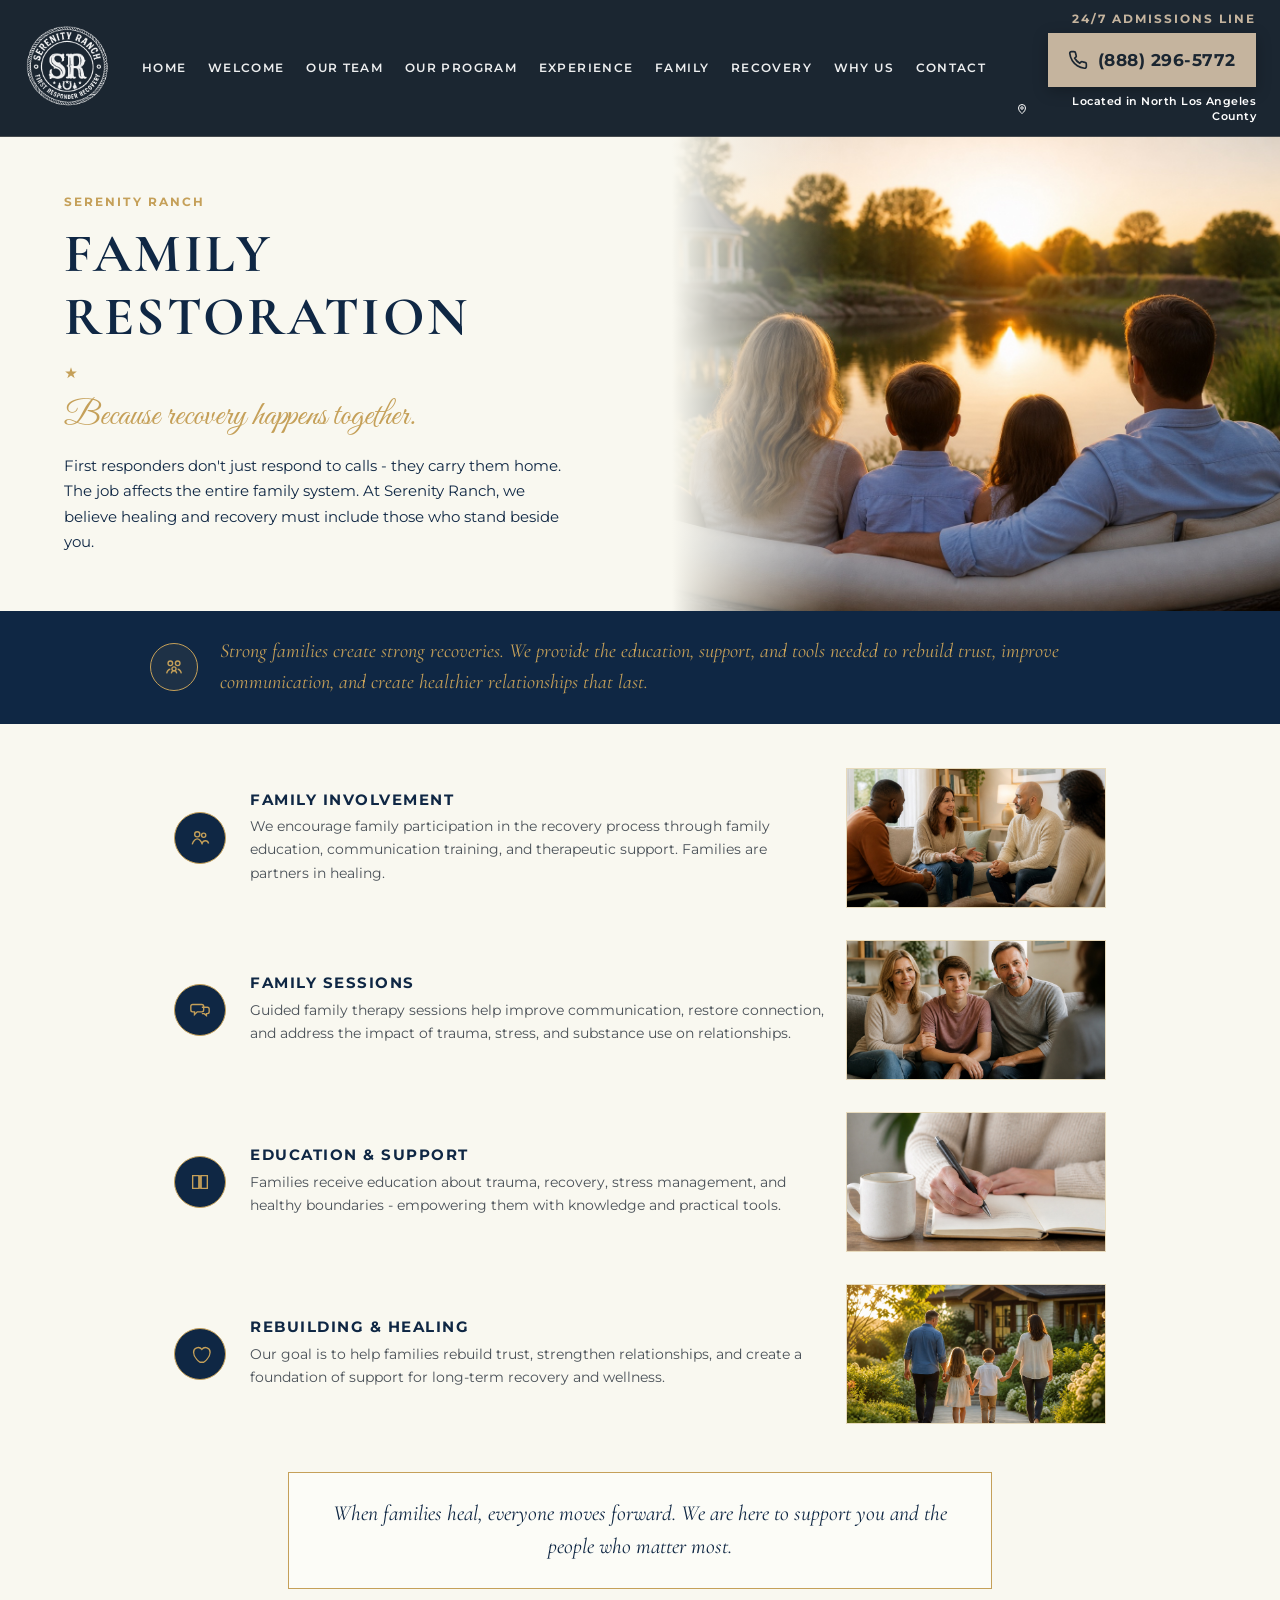
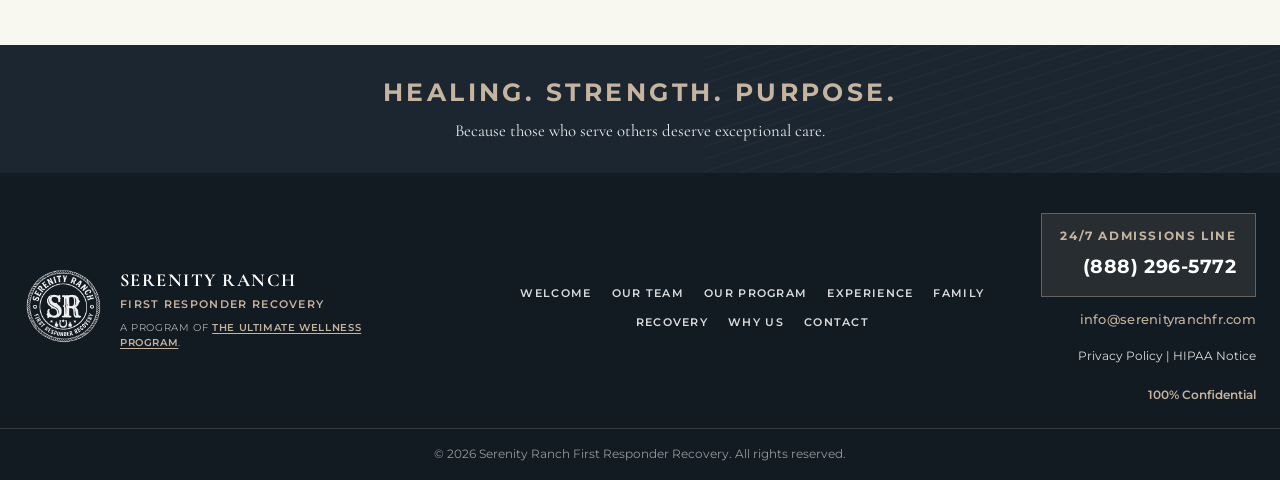
<file: family.html>
<!DOCTYPE html>
<html lang="en">
  <head>
    <meta charset="UTF-8" />
    <meta name="viewport" content="width=device-width, initial-scale=1.0" />
    <title>Family Restoration | Serenity Ranch</title>
    <meta
      name="description"
      content="Family Restoration at Serenity Ranch - education, family sessions, and support to rebuild trust and strengthen relationships in first responder recovery."
    />
    <link rel="preconnect" href="https://fonts.googleapis.com" />
    <link rel="preconnect" href="https://fonts.gstatic.com" crossorigin />
    <link
      href="https://fonts.googleapis.com/css2?family=Cormorant+Garamond:ital,wght@0,500;0,600;0,700;1,500;1,600&family=Great+Vibes&family=Montserrat:wght@400;500;600;700&display=swap"
      rel="stylesheet"
    />
    <link rel="stylesheet" href="styles.css?v=20260813" />
    <link rel="stylesheet" href="pages.css?v=20260813" />
  </head>
  <body class="page-body family-page">
    <header class="site-header">
      <div class="header-inner">
        <a href="index.html" class="logo" aria-label="Serenity Ranch First Responder Recovery">
          <img class="logo-img" src="images/logo-white.png" alt="Serenity Ranch" width="88" height="88" />
        </a>
        <nav class="main-nav" aria-label="Primary">
          <a href="index.html">HOME</a>
          <a href="welcome.html">WELCOME</a>
          <a href="team.html">OUR TEAM</a>
          <a href="program.html">OUR PROGRAM</a>
          <a href="experience.html">EXPERIENCE</a>
          <a href="family.html" class="active">FAMILY</a>
          <a href="recovery.html">RECOVERY</a>
          <a href="why.html">WHY US</a>
          <a href="index.html#contact">CONTACT</a>
        </nav>
        <div class="header-cta">
          <span class="header-cta-label">24/7 ADMISSIONS LINE</span>
          <a href="tel:8882965772" class="header-cta-btn">
            <svg viewBox="0 0 24 24" width="20" height="20" fill="none" stroke="currentColor" stroke-width="2">
              <path d="M22 16.92v3a2 2 0 0 1-2.18 2 19.79 19.79 0 0 1-8.63-3.07 19.5 19.5 0 0 1-6-6A19.79 19.79 0 0 1 2.12 4.11 2 2 0 0 1 4.11 2h3a2 2 0 0 1 2 1.72c.13.96.36 1.9.7 2.81a2 2 0 0 1-.45 2.11L8.09 9.91a16 16 0 0 0 6 6l1.27-1.27a2 2 0 0 1 2.11-.45c.91.34 1.85.57 2.81.7A2 2 0 0 1 22 16.92z" />
            </svg>
            (888) 296-5772
          </a>
          <span class="header-location">
            <svg viewBox="0 0 24 24" width="12" height="12" fill="none" stroke="currentColor" stroke-width="2" aria-hidden="true">
              <path d="M12 21s7-4.5 7-11a7 7 0 1 0-14 0c0 6.5 7 11 7 11z" />
              <circle cx="12" cy="10" r="2.5" />
            </svg>
            Located in North Los Angeles County
          </span>
        </div>
        <button class="nav-toggle" aria-label="Open menu" aria-expanded="false">
          <span></span><span></span><span></span>
        </button>
      </div>
    </header>

    <main>
      <section class="fam-hero">
        <div class="fam-hero-copy">
          <p class="fam-kicker">SERENITY RANCH</p>
          <h1>FAMILY RESTORATION</h1>
          <div class="fam-star" aria-hidden="true">
            <svg viewBox="0 0 24 24" width="14" height="14" fill="#c5a059">
              <path d="M12 2l2.4 7.4H22l-6 4.6 2.3 7-6.3-4.6L5.7 21l2.3-7-6-4.6h7.6z" />
            </svg>
          </div>
          <p class="fam-script">Because recovery happens together.</p>
          <p class="fam-lede">
            First responders don't just respond to calls - they carry them home. The job affects the
            entire family system. At Serenity Ranch, we believe healing and recovery must include
            those who stand beside you.
          </p>
        </div>
        <div class="fam-hero-media">
          <img
            src="images/family/family-hero.jpg"
            alt="Family sitting together outdoors at sunset overlooking a peaceful landscape"
          />
        </div>
      </section>

      <section class="fam-banner">
        <div class="fam-banner-inner">
          <span class="fam-banner-ico" aria-hidden="true">
            <svg viewBox="0 0 24 24" width="22" height="22" fill="none" stroke="#c5a059" stroke-width="1.5">
              <circle cx="8" cy="8" r="2.5" />
              <circle cx="16" cy="8" r="2.5" />
              <circle cx="12" cy="14" r="2.2" />
              <path d="M4 19c.8-3 2.6-4.5 4-4.5M16 14.5c1.4 0 3.2 1.5 4 4.5M9 19c.5-2 1.8-3 3-3s2.5 1 3 3" />
            </svg>
          </span>
          <p>
            Strong families create strong recoveries. We provide the education, support, and tools
            needed to rebuild trust, improve communication, and create healthier relationships that
            last.
          </p>
        </div>
      </section>

      <section class="fam-features">
        <article class="fam-row">
          <span class="fam-ico" aria-hidden="true">
            <svg viewBox="0 0 24 24" width="22" height="22" fill="none" stroke="#c5a059" stroke-width="1.5">
              <circle cx="9" cy="8" r="2.8" />
              <circle cx="16" cy="9" r="2.3" />
              <path d="M3.5 19c1-4 3.8-6 5.5-6s4.5 2 5.5 6M14 19c.4-2.4 2-4 4-4 1.4 0 2.8 1 3.4 3" />
            </svg>
          </span>
          <div class="fam-copy">
            <h2>FAMILY INVOLVEMENT</h2>
            <p>
              We encourage family participation in the recovery process through family education,
              communication training, and therapeutic support. Families are partners in healing.
            </p>
          </div>
          <img
            src="images/family/family-involvement.jpg"
            alt="Adults gathered in a living room for supportive conversation"
          />
        </article>

        <article class="fam-row">
          <span class="fam-ico" aria-hidden="true">
            <svg viewBox="0 0 24 24" width="22" height="22" fill="none" stroke="#c5a059" stroke-width="1.5">
              <path d="M4 6h10a2 2 0 0 1 2 2v4a2 2 0 0 1-2 2H9l-3 3v-3H4a2 2 0 0 1-2-2V8a2 2 0 0 1 2-2z" />
              <path d="M14 9h6a2 2 0 0 1 2 2v3a2 2 0 0 1-2 2h-1v2l-2.5-2H14" />
            </svg>
          </span>
          <div class="fam-copy">
            <h2>FAMILY SESSIONS</h2>
            <p>
              Guided family therapy sessions help improve communication, restore connection, and
              address the impact of trauma, stress, and substance use on relationships.
            </p>
          </div>
          <img
            src="images/family/family-sessions.jpg"
            alt="Family sitting together during a supportive therapy session"
          />
        </article>

        <article class="fam-row">
          <span class="fam-ico" aria-hidden="true">
            <svg viewBox="0 0 24 24" width="22" height="22" fill="none" stroke="#c5a059" stroke-width="1.5">
              <path d="M4 5h7v14H4zM13 5h7v14h-7z" />
              <path d="M11 5v14M13 5v14" />
            </svg>
          </span>
          <div class="fam-copy">
            <h2>EDUCATION &amp; SUPPORT</h2>
            <p>
              Families receive education about trauma, recovery, stress management, and healthy
              boundaries - empowering them with knowledge and practical tools.
            </p>
          </div>
          <img
            src="images/family/family-education.jpg"
            alt="Hands writing notes in a notebook beside a coffee mug"
          />
        </article>

        <article class="fam-row">
          <span class="fam-ico" aria-hidden="true">
            <svg viewBox="0 0 24 24" width="22" height="22" fill="none" stroke="#c5a059" stroke-width="1.5">
              <path d="M12 21s-7-4.8-7-11a5 5 0 0 1 9-3 5 5 0 0 1 9 3c0 6.2-7 11-7 11z" />
            </svg>
          </span>
          <div class="fam-copy">
            <h2>REBUILDING &amp; HEALING</h2>
            <p>
              Our goal is to help families rebuild trust, strengthen relationships, and create a
              foundation of support for long-term recovery and wellness.
            </p>
          </div>
          <img
            src="images/family/family-healing.jpg"
            alt="Family walking together along a sunlit garden path"
          />
        </article>
      </section>

      <section class="fam-quote">
        <div class="fam-quote-box">
          <p>
            When families heal, everyone moves forward. We are here to support you and the people who
            matter most.
          </p>
        </div>
      </section>
    </main>

    <section class="page-band page-band--text">
      <div class="page-band-copy">
        <strong>HEALING. STRENGTH. PURPOSE.</strong>
        <span>Because those who serve others deserve exceptional care.</span>
      </div>
    </section>

    <footer class="site-footer">
      <div class="footer-inner">
        <div class="footer-brand">
          <img class="logo-img footer-logo" src="images/logo-white.png" alt="Serenity Ranch" width="80" height="80" />
          <div>
            <strong>SERENITY RANCH</strong>
            <span>FIRST RESPONDER RECOVERY</span>
            <small
              >A PROGRAM OF
              <a
                href="https://www.theultimatewellnessprogram.com"
                target="_blank"
                rel="noopener noreferrer"
                >THE ULTIMATE WELLNESS PROGRAM</a
              >.</small
            >
          </div>
        </div>
        <nav class="footer-nav" aria-label="Footer">
          <a href="welcome.html">WELCOME</a>
          <a href="team.html">OUR TEAM</a>
          <a href="program.html">OUR PROGRAM</a>
          <a href="experience.html">EXPERIENCE</a>
          <a href="family.html">FAMILY</a>
          <a href="recovery.html">RECOVERY</a>
          <a href="why.html">WHY US</a>
          <a href="index.html#contact">CONTACT</a>
        </nav>
        <div class="footer-legal">
          <a href="tel:8882965772" class="footer-phone">
            <span class="footer-phone-label">24/7 ADMISSIONS LINE</span>
            <strong>(888) 296-5772</strong>
          </a>
          <a href="mailto:info@serenityranchfr.com" class="footer-email">info@serenityranchfr.com</a>
          <div class="footer-links">
            <a href="#">Privacy Policy</a><span> | </span><a href="#">HIPAA Notice</a>
          </div>
          <div class="confidential">100% Confidential</div>
        </div>
      </div>
      <div class="footer-bottom">
        <p>&copy; <span id="year"></span> Serenity Ranch First Responder Recovery. All rights reserved.</p>
      </div>
    </footer>
    <script src="script.js?v=20260813"></script>
  </body>
</html>
</file>
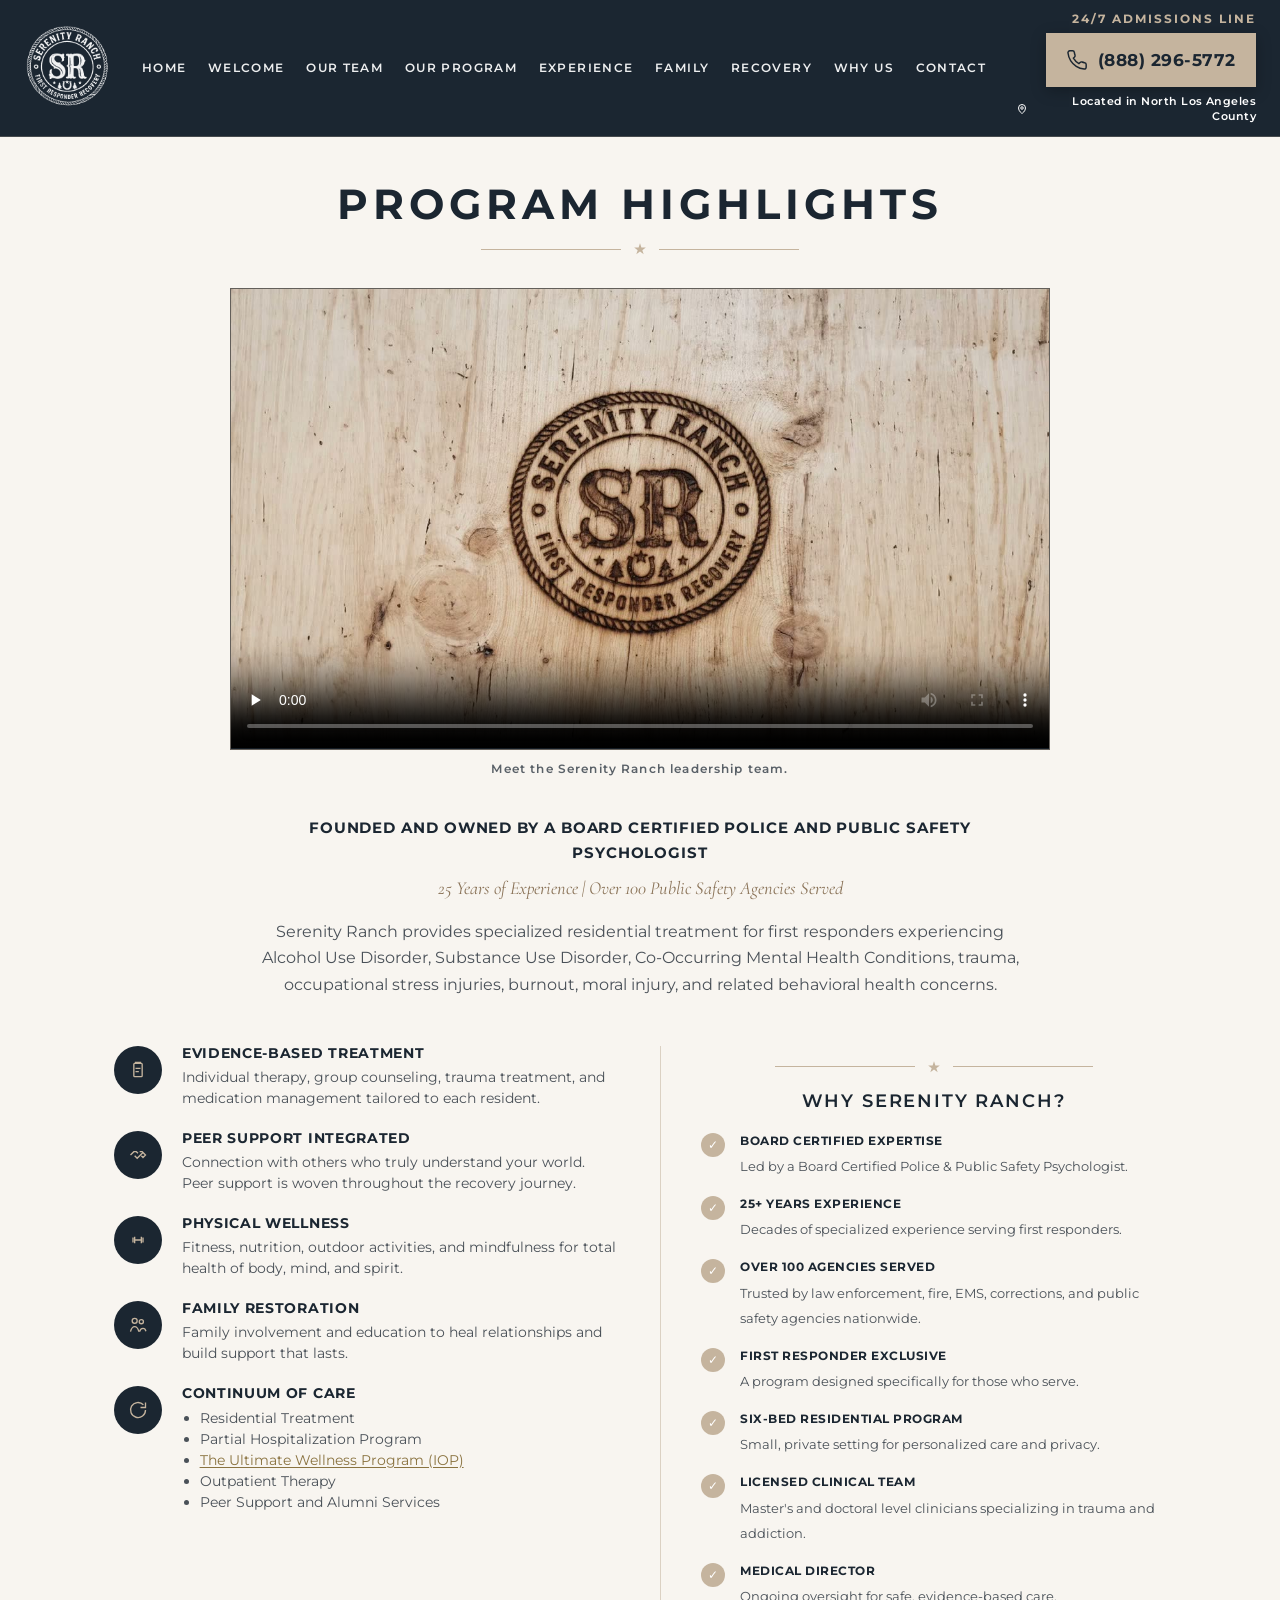
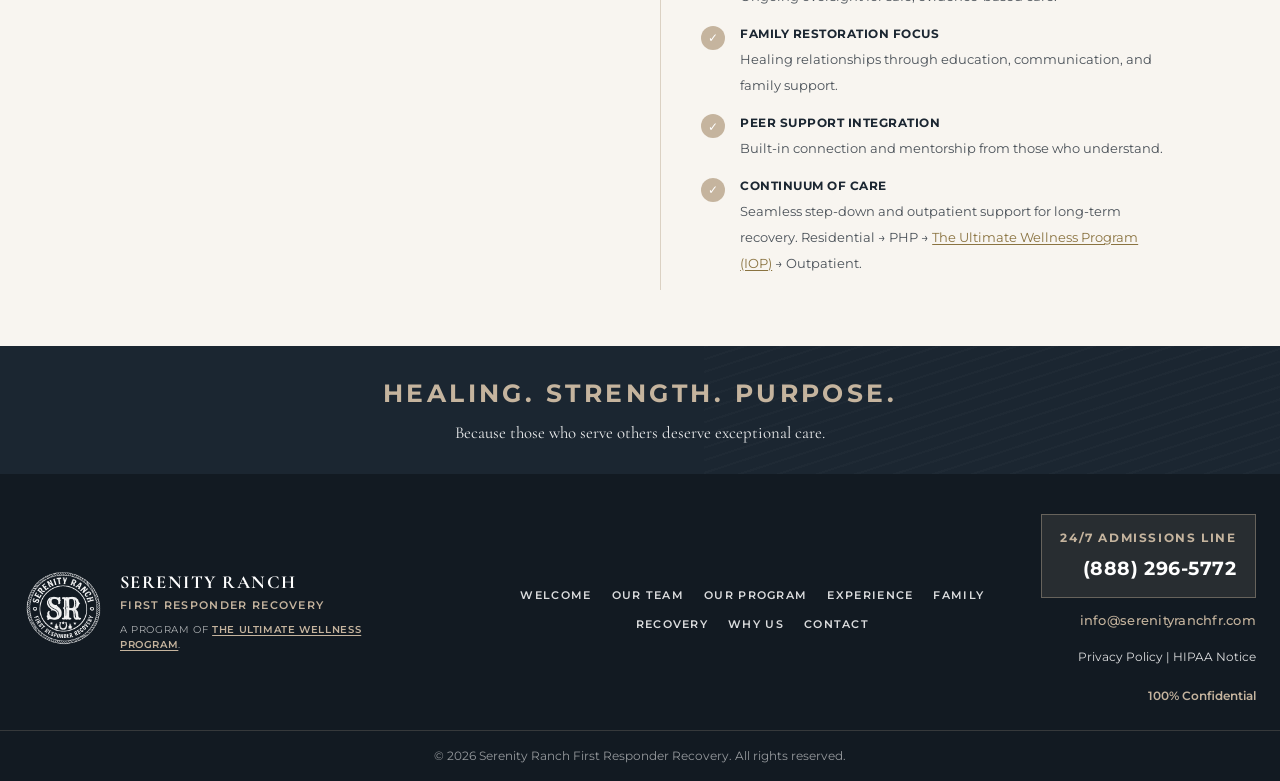
<file: program.html>
<!DOCTYPE html>
<html lang="en">
  <head>
    <meta charset="UTF-8" />
    <meta name="viewport" content="width=device-width, initial-scale=1.0" />
    <title>Program Highlights | Serenity Ranch</title>
    <meta name="description" content="Program highlights for Serenity Ranch first responder recovery." />
    <link rel="preconnect" href="https://fonts.googleapis.com" />
    <link rel="preconnect" href="https://fonts.gstatic.com" crossorigin />
    <link href="https://fonts.googleapis.com/css2?family=Cormorant+Garamond:ital,wght@0,500;0,600;0,700;1,500&family=Great+Vibes&family=Montserrat:wght@400;500;600;700&display=swap" rel="stylesheet" />
    <link rel="stylesheet" href="styles.css?v=20260813" />
    <link rel="stylesheet" href="pages.css?v=20260813" />
  </head>
  <body class="page-body">
    <header class="site-header">
      <div class="header-inner">
        <a href="index.html" class="logo" aria-label="Serenity Ranch First Responder Recovery">
          <img class="logo-img" src="images/logo-white.png" alt="Serenity Ranch" width="88" height="88" />
        </a>
        <nav class="main-nav" aria-label="Primary">
          <a href="index.html">HOME</a>
          <a href="welcome.html">WELCOME</a>
          <a href="team.html">OUR TEAM</a>
          <a href="program.html" class="active">OUR PROGRAM</a>
          <a href="experience.html">EXPERIENCE</a>
          <a href="family.html">FAMILY</a>
          <a href="recovery.html">RECOVERY</a>
          <a href="why.html">WHY US</a>
          <a href="index.html#contact">CONTACT</a>
        </nav>
        <div class="header-cta">
          <span class="header-cta-label">24/7 ADMISSIONS LINE</span>
          <a href="tel:8882965772" class="header-cta-btn">
            <svg viewBox="0 0 24 24" width="22" height="22" fill="none" stroke="currentColor" stroke-width="1.6"><path d="M22 16.92v3a2 2 0 0 1-2.18 2 19.79 19.79 0 0 1-8.63-3.07 19.5 19.5 0 0 1-6-6A19.79 19.79 0 0 1 2.12 4.11 2 2 0 0 1 4.11 2h3a2 2 0 0 1 2 1.72c.13.96.36 1.9.7 2.81a2 2 0 0 1-.45 2.11L8.09 9.91a16 16 0 0 0 6 6l1.27-1.27a2 2 0 0 1 2.11-.45c.91.34 1.85.57 2.81.7A2 2 0 0 1 22 16.92z"/></svg>
            (888) 296-5772
          </a>
          <span class="header-location">
            <svg viewBox="0 0 24 24" width="12" height="12" fill="none" stroke="currentColor" stroke-width="2" aria-hidden="true">
              <path d="M12 21s7-4.5 7-11a7 7 0 1 0-14 0c0 6.5 7 11 7 11z" />
              <circle cx="12" cy="10" r="2.5" />
            </svg>
            Located in North Los Angeles County
          </span>
        </div>
        <button class="nav-toggle" aria-label="Open menu" aria-expanded="false"><span></span><span></span><span></span></button>
      </div>
    </header>

    <main class="page-shell">
      <header class="page-kicker">
        <h1>PROGRAM HIGHLIGHTS</h1>
        <div class="star-rule"><span></span><svg viewBox="0 0 24 24" width="14" height="14" fill="#c5b49e"><path d="M12 2l2.4 7.4H22l-6 4.6 2.3 7-6.3-4.6L5.7 21l2.3-7-6-4.6h7.6z"/></svg><span></span></div>
      </header>

      <figure class="program-video">
        <video
          controls
          playsinline
          preload="none"
          poster="images/video-team-poster.jpg?v=20260924"
          aria-label="Meet the Serenity Ranch team"
        >
          <source src="videos/meet-the-team.mp4?v=20260924" type="video/mp4" />
        </video>
        <figcaption>Meet the Serenity Ranch leadership team.</figcaption>
      </figure>

      <div class="program-intro">
        <p class="founded">FOUNDED AND OWNED BY A BOARD CERTIFIED POLICE AND PUBLIC SAFETY PSYCHOLOGIST</p>
        <p class="stats">25 Years of Experience | Over 100 Public Safety Agencies Served</p>
        <p>Serenity Ranch provides specialized residential treatment for first responders experiencing Alcohol Use Disorder, Substance Use Disorder, Co-Occurring Mental Health Conditions, trauma, occupational stress injuries, burnout, moral injury, and related behavioral health concerns.</p>
      </div>
      <div class="program-cols">
        <div>
          <div class="highlight-item"><div class="icon"><svg viewBox="0 0 24 24" width="20" height="20" fill="none" stroke="currentColor" stroke-width="1.6"><rect x="7" y="4" width="10" height="16" rx="1"/><path d="M9 4V3h6v1M9 10h6M9 14h4"/></svg></div><div><h3>EVIDENCE-BASED TREATMENT</h3><p>Individual therapy, group counseling, trauma treatment, and medication management tailored to each resident.</p></div></div>
          <div class="highlight-item"><div class="icon"><svg viewBox="0 0 24 24" width="20" height="20" fill="none" stroke="currentColor" stroke-width="1.6"><path d="M8 13l3 3 7-7"/><path d="M3 12l4-4h3l2 2M14 8h3l4 4-3 3-2-2"/></svg></div><div><h3>PEER SUPPORT INTEGRATED</h3><p>Connection with others who truly understand your world. Peer support is woven throughout the recovery journey.</p></div></div>
          <div class="highlight-item"><div class="icon"><svg viewBox="0 0 24 24" width="20" height="20" fill="none" stroke="currentColor" stroke-width="1.6"><path d="M6 9v6M8 8v8M16 8v8M18 9v6M8 12h8"/></svg></div><div><h3>PHYSICAL WELLNESS</h3><p>Fitness, nutrition, outdoor activities, and mindfulness for total health of body, mind, and spirit.</p></div></div>
          <div class="highlight-item"><div class="icon"><svg viewBox="0 0 24 24" width="20" height="20" fill="none" stroke="currentColor" stroke-width="1.6"><circle cx="8" cy="7" r="3"/><circle cx="16" cy="8" r="2.5"/><path d="M3 20c1-4 3.5-6 5-6s4 2 5 6M14 20c.4-2.5 2-4 4-4s3 1.2 3.5 3.5"/></svg></div><div><h3>FAMILY RESTORATION</h3><p>Family involvement and education to heal relationships and build support that lasts.</p></div></div>
          <div class="highlight-item"><div class="icon"><svg viewBox="0 0 24 24" width="20" height="20" fill="none" stroke="currentColor" stroke-width="1.6"><path d="M21 12a9 9 0 1 1-2.5-6.2"/><path d="M21 3v6h-6"/></svg></div><div><h3>CONTINUUM OF CARE</h3><ul><li>Residential Treatment</li><li>Partial Hospitalization Program</li><li><a href="https://www.theultimatewellnessprogram.com" target="_blank" rel="noopener noreferrer">The Ultimate Wellness Program (IOP)</a></li><li>Outpatient Therapy</li><li>Peer Support and Alumni Services</li></ul></div></div>
        </div>
        <div class="why-side">
          <div class="star-rule"><span></span><svg viewBox="0 0 24 24" width="14" height="14" fill="#c5b49e"><path d="M12 2l2.4 7.4H22l-6 4.6 2.3 7-6.3-4.6L5.7 21l2.3-7-6-4.6h7.6z"/></svg><span></span></div>
          <h2>WHY SERENITY RANCH?</h2>
          <div class="why-check"><div class="check">✓</div><div><strong>BOARD CERTIFIED EXPERTISE</strong><span>Led by a Board Certified Police & Public Safety Psychologist.</span></div></div><div class="why-check"><div class="check">✓</div><div><strong>25+ YEARS EXPERIENCE</strong><span>Decades of specialized experience serving first responders.</span></div></div><div class="why-check"><div class="check">✓</div><div><strong>OVER 100 AGENCIES SERVED</strong><span>Trusted by law enforcement, fire, EMS, corrections, and public safety agencies nationwide.</span></div></div><div class="why-check"><div class="check">✓</div><div><strong>FIRST RESPONDER EXCLUSIVE</strong><span>A program designed specifically for those who serve.</span></div></div><div class="why-check"><div class="check">✓</div><div><strong>SIX-BED RESIDENTIAL PROGRAM</strong><span>Small, private setting for personalized care and privacy.</span></div></div><div class="why-check"><div class="check">✓</div><div><strong>LICENSED CLINICAL TEAM</strong><span>Master's and doctoral level clinicians specializing in trauma and addiction.</span></div></div><div class="why-check"><div class="check">✓</div><div><strong>MEDICAL DIRECTOR</strong><span>Ongoing oversight for safe, evidence-based care.</span></div></div><div class="why-check"><div class="check">✓</div><div><strong>FAMILY RESTORATION FOCUS</strong><span>Healing relationships through education, communication, and family support.</span></div></div><div class="why-check"><div class="check">✓</div><div><strong>PEER SUPPORT INTEGRATION</strong><span>Built-in connection and mentorship from those who understand.</span></div></div><div class="why-check"><div class="check">✓</div><div><strong>CONTINUUM OF CARE</strong><span>Seamless step-down and outpatient support for long-term recovery. Residential → PHP → <a href="https://www.theultimatewellnessprogram.com" target="_blank" rel="noopener noreferrer">The Ultimate Wellness Program (IOP)</a> → Outpatient.</span></div></div>
        </div>
      </div>
    </main>
    <section class="page-band page-band--text">
      <div class="page-band-copy">
        <strong>HEALING. STRENGTH. PURPOSE.</strong>
        <span>Because those who serve others deserve exceptional care.</span>
      </div>
    </section>
    <footer class="site-footer">
      <div class="footer-inner">
        <div class="footer-brand">
          <img class="logo-img footer-logo" src="images/logo-white.png" alt="Serenity Ranch" width="80" height="80" />
          <div>
            <strong>SERENITY RANCH</strong>
            <span>FIRST RESPONDER RECOVERY</span>
            <small
              >A PROGRAM OF
              <a
                href="https://www.theultimatewellnessprogram.com"
                target="_blank"
                rel="noopener noreferrer"
                >THE ULTIMATE WELLNESS PROGRAM</a
              >.</small
            >
          </div>
        </div>
        <nav class="footer-nav" aria-label="Footer">
          <a href="welcome.html">WELCOME</a>
          <a href="team.html">OUR TEAM</a>
          <a href="program.html">OUR PROGRAM</a>
          <a href="experience.html">EXPERIENCE</a>
          <a href="family.html">FAMILY</a>
          <a href="recovery.html">RECOVERY</a>
          <a href="why.html">WHY US</a>
          <a href="index.html#contact">CONTACT</a>
        </nav>
        <div class="footer-legal">
          <a href="tel:8882965772" class="footer-phone">
            <span class="footer-phone-label">24/7 ADMISSIONS LINE</span>
            <strong>(888) 296-5772</strong>
          </a>
                    <a href="mailto:info@serenityranchfr.com" class="footer-email">info@serenityranchfr.com</a>
<div class="footer-links">
            <a href="#">Privacy Policy</a><span> | </span><a href="#">HIPAA Notice</a>
          </div>
          <div class="confidential">100% Confidential</div>
        </div>
      </div>
      <div class="footer-bottom"><p>&copy; <span id="year"></span> Serenity Ranch First Responder Recovery. All rights reserved.</p></div>
    </footer>
    <script src="script.js?v=20260813"></script>
  </body>
</html>
</file>
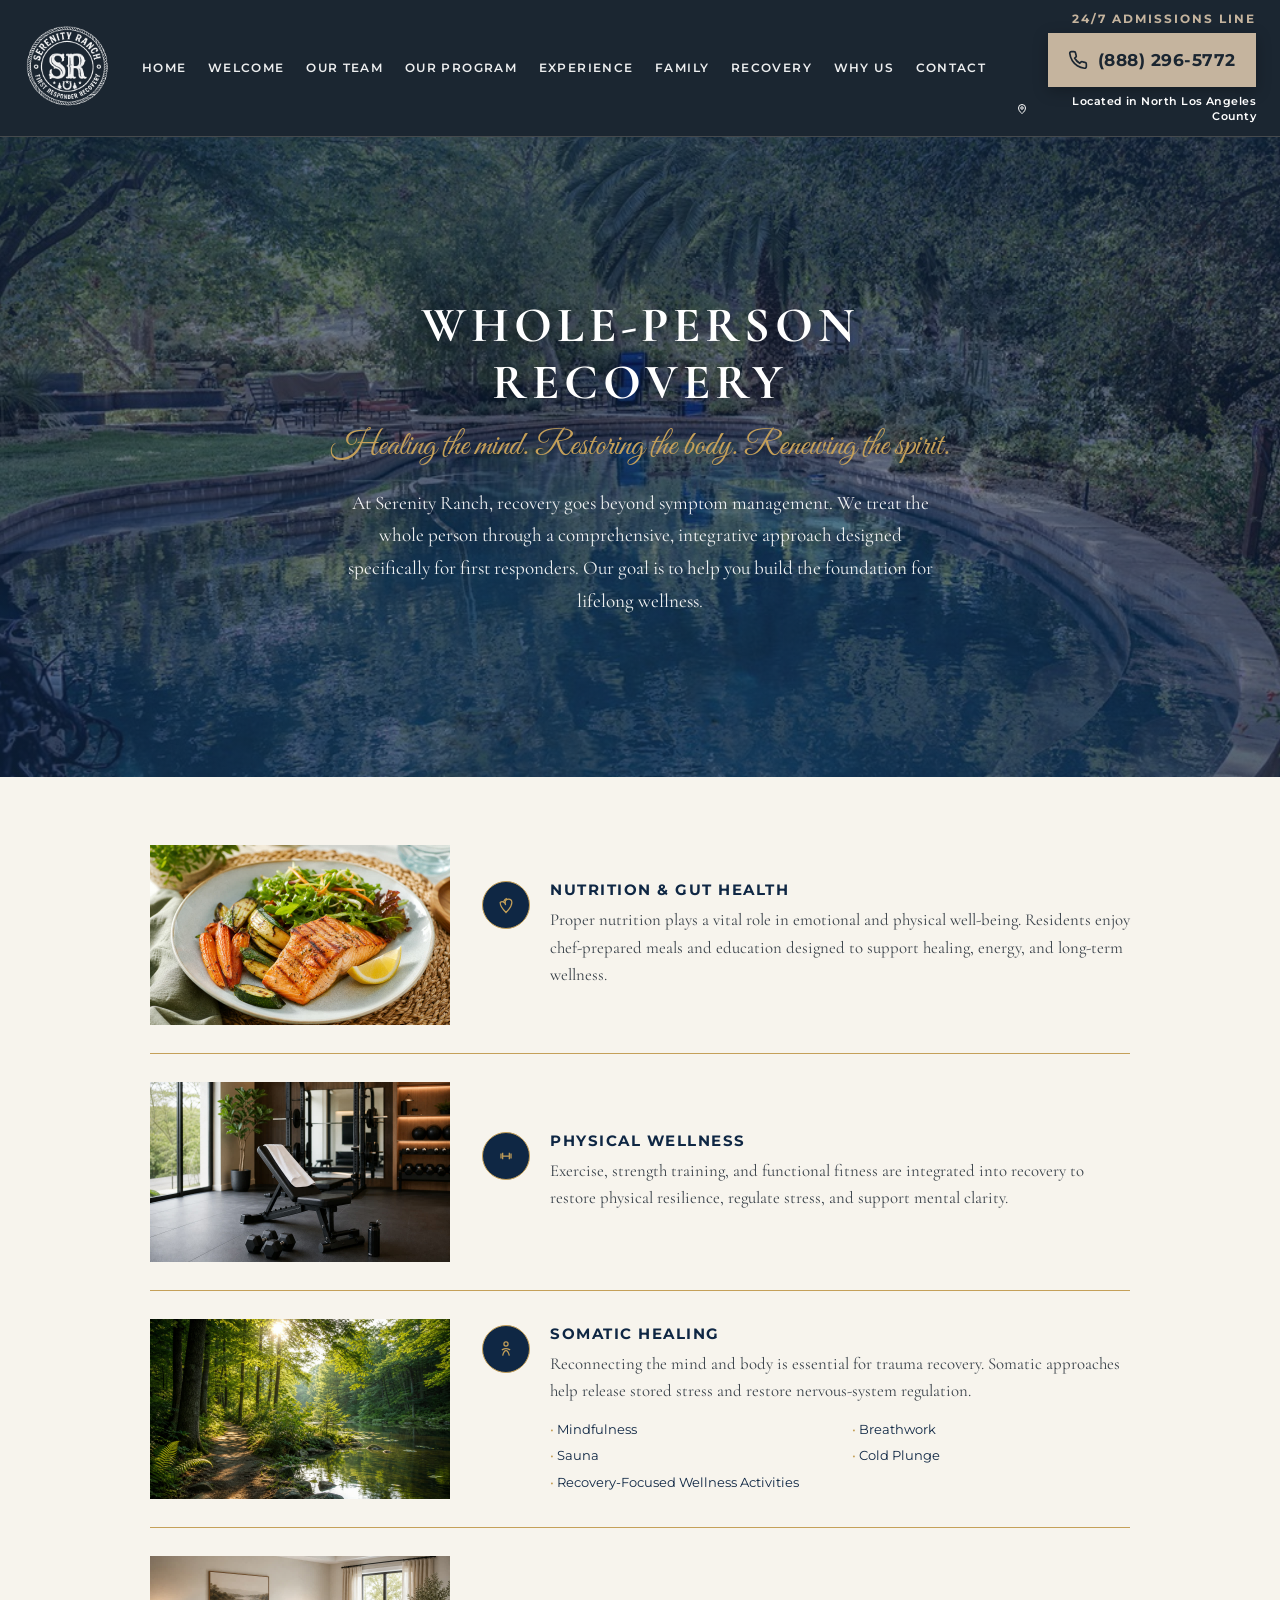
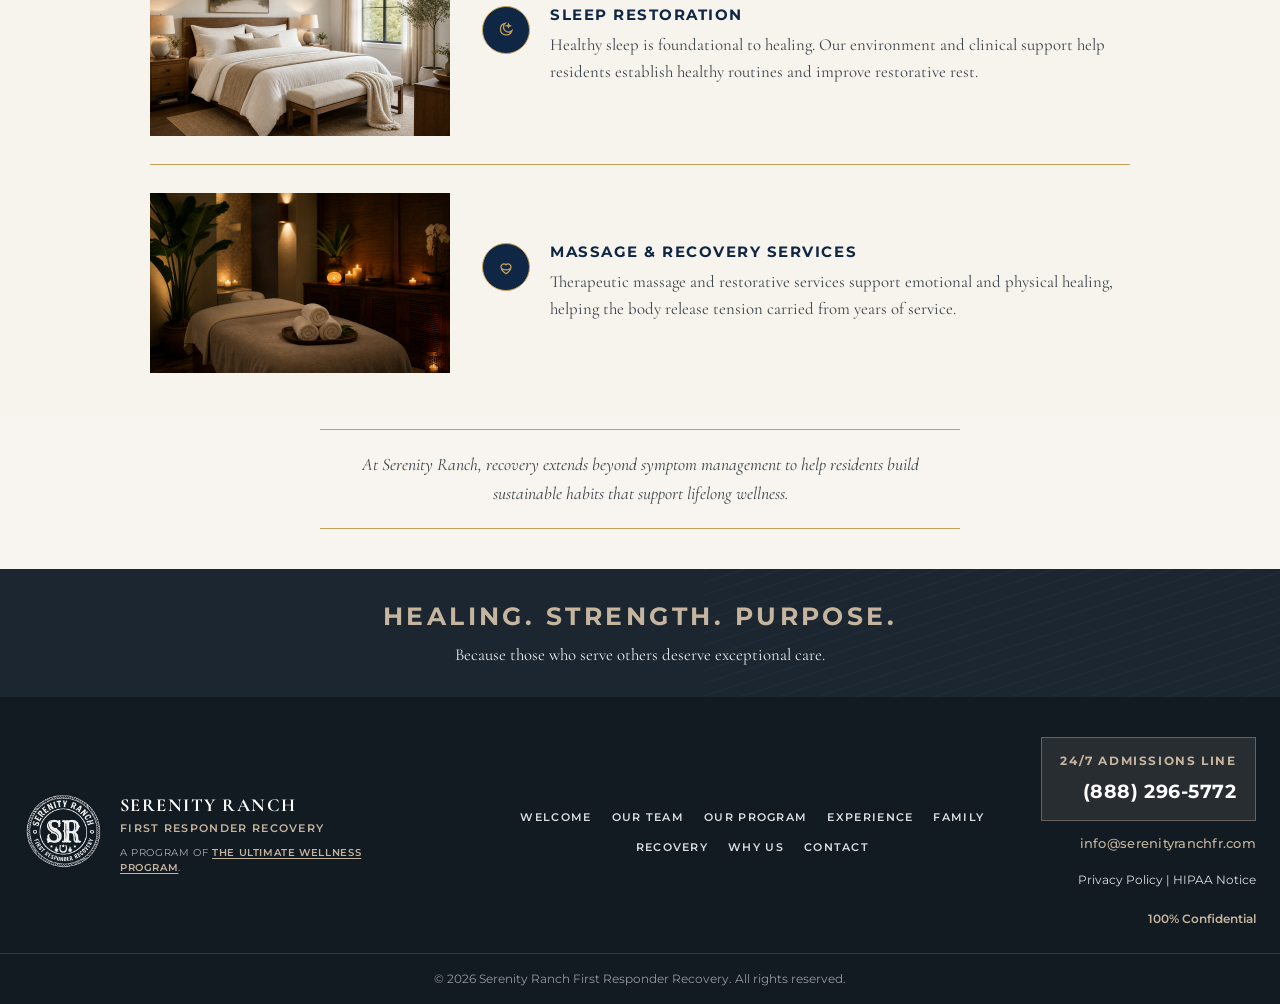
<file: recovery.html>
<!DOCTYPE html>
<html lang="en">
  <head>
    <meta charset="UTF-8" />
    <meta name="viewport" content="width=device-width, initial-scale=1.0" />
    <title>Whole-Person Recovery | Serenity Ranch</title>
    <meta
      name="description"
      content="Whole-person recovery at Serenity Ranch: nutrition, physical wellness, somatic healing, sleep restoration, and massage."
    />
    <link rel="preconnect" href="https://fonts.googleapis.com" />
    <link rel="preconnect" href="https://fonts.gstatic.com" crossorigin />
    <link
      href="https://fonts.googleapis.com/css2?family=Cormorant+Garamond:ital,wght@0,500;0,600;0,700;1,500;1,600&family=Great+Vibes&family=Montserrat:wght@400;500;600;700&display=swap"
      rel="stylesheet"
    />
    <link rel="stylesheet" href="styles.css?v=20260813" />
    <link rel="stylesheet" href="pages.css?v=20260813" />
  </head>
  <body class="page-body recovery-page">
    <header class="site-header">
      <div class="header-inner">
        <a href="index.html" class="logo" aria-label="Serenity Ranch First Responder Recovery">
          <img class="logo-img" src="images/logo-white.png" alt="Serenity Ranch" width="88" height="88" />
        </a>
        <nav class="main-nav" aria-label="Primary">
          <a href="index.html">HOME</a>
          <a href="welcome.html">WELCOME</a>
          <a href="team.html">OUR TEAM</a>
          <a href="program.html">OUR PROGRAM</a>
          <a href="experience.html">EXPERIENCE</a>
          <a href="family.html">FAMILY</a>
          <a href="recovery.html" class="active">RECOVERY</a>
          <a href="why.html">WHY US</a>
          <a href="index.html#contact">CONTACT</a>
        </nav>
        <div class="header-cta">
          <span class="header-cta-label">24/7 ADMISSIONS LINE</span>
          <a href="tel:8882965772" class="header-cta-btn">
            <svg viewBox="0 0 24 24" width="20" height="20" fill="none" stroke="currentColor" stroke-width="2">
              <path d="M22 16.92v3a2 2 0 0 1-2.18 2 19.79 19.79 0 0 1-8.63-3.07 19.5 19.5 0 0 1-6-6A19.79 19.79 0 0 1 2.12 4.11 2 2 0 0 1 4.11 2h3a2 2 0 0 1 2 1.72c.13.96.36 1.9.7 2.81a2 2 0 0 1-.45 2.11L8.09 9.91a16 16 0 0 0 6 6l1.27-1.27a2 2 0 0 1 2.11-.45c.91.34 1.85.57 2.81.7A2 2 0 0 1 22 16.92z" />
            </svg>
            (888) 296-5772
          </a>
          <span class="header-location">
            <svg viewBox="0 0 24 24" width="12" height="12" fill="none" stroke="currentColor" stroke-width="2" aria-hidden="true">
              <path d="M12 21s7-4.5 7-11a7 7 0 1 0-14 0c0 6.5 7 11 7 11z" />
              <circle cx="12" cy="10" r="2.5" />
            </svg>
            Located in North Los Angeles County
          </span>
        </div>
        <button class="nav-toggle" aria-label="Open menu" aria-expanded="false">
          <span></span><span></span><span></span>
        </button>
      </div>
    </header>

    <main>
      <!-- Pool hero with text overlaid -->
      <section class="rec-hero-overlay">
        <div class="rec-hero-bg" role="img" aria-label="Private pool surrounded by trees at Serenity Ranch"></div>
        <div class="rec-hero-shade"></div>
        <div class="rec-hero-content">
          <h1>WHOLE-PERSON RECOVERY</h1>
          <p class="rec-script">Healing the mind. Restoring the body. Renewing the spirit.</p>
          <p class="rec-lede">
            At Serenity Ranch, recovery goes beyond symptom management. We treat the whole person
            through a comprehensive, integrative approach designed specifically for first responders.
            Our goal is to help you build the foundation for lifelong wellness.
          </p>
        </div>
      </section>

      <section class="rec-services">
        <div class="rec-services-inner">
          <article class="rec-row">
            <img src="images/wpr-nutrition.jpg" alt="Chef-prepared healthy meal with salmon and vegetables" />
            <div class="rec-copy">
              <span class="rec-ico" aria-hidden="true">
                <svg viewBox="0 0 24 24" width="20" height="20" fill="none" stroke="#c5a059" stroke-width="1.5">
                  <path d="M12 21c4-4 7-8 7-12a4 4 0 0 0-8 0c0 1 .2 2 .5 3A4 4 0 0 0 5 9c0 4 3 8 7 12z" />
                  <path d="M9 8c1-2 2.5-3.5 4-4" />
                </svg>
              </span>
              <div>
                <h2>NUTRITION &amp; GUT HEALTH</h2>
                <p>
                  Proper nutrition plays a vital role in emotional and physical well-being. Residents
                  enjoy chef-prepared meals and education designed to support healing, energy, and
                  long-term wellness.
                </p>
              </div>
            </div>
          </article>

          <article class="rec-row">
            <img src="images/wpr-fitness.jpg" alt="Weight bench and dumbbells for physical wellness" />
            <div class="rec-copy">
              <span class="rec-ico" aria-hidden="true">
                <svg viewBox="0 0 24 24" width="20" height="20" fill="none" stroke="#c5a059" stroke-width="1.5">
                  <path d="M6 9v6M8 8v8M16 8v8M18 9v6M8 12h8" />
                </svg>
              </span>
              <div>
                <h2>PHYSICAL WELLNESS</h2>
                <p>
                  Exercise, strength training, and functional fitness are integrated into recovery to
                  restore physical resilience, regulate stress, and support mental clarity.
                </p>
              </div>
            </div>
          </article>

          <article class="rec-row">
            <img src="images/wpr-somatic.jpg" alt="Sunlit forest path for somatic healing" />
            <div class="rec-copy">
              <span class="rec-ico" aria-hidden="true">
                <svg viewBox="0 0 24 24" width="20" height="20" fill="none" stroke="#c5a059" stroke-width="1.5">
                  <circle cx="12" cy="6" r="2.5" />
                  <path d="M8 20c1-4 2.5-6 4-6s3 2 4 6M7 13c2-1 4-1.5 5-1.5S15 12 17 13" />
                </svg>
              </span>
              <div>
                <h2>SOMATIC HEALING</h2>
                <p>
                  Reconnecting the mind and body is essential for trauma recovery. Somatic approaches
                  help release stored stress and restore nervous-system regulation.
                </p>
                <ul class="rec-bullets">
                  <li>Mindfulness</li>
                  <li>Breathwork</li>
                  <li>Sauna</li>
                  <li>Cold Plunge</li>
                  <li>Recovery-Focused Wellness Activities</li>
                </ul>
              </div>
            </div>
          </article>

          <article class="rec-row">
            <img src="images/wpr-sleep.jpg" alt="Calm bedroom for sleep restoration" />
            <div class="rec-copy">
              <span class="rec-ico" aria-hidden="true">
                <svg viewBox="0 0 24 24" width="20" height="20" fill="none" stroke="#c5a059" stroke-width="1.5">
                  <path d="M19 13a7 7 0 1 1-8-9 6 6 0 0 0 8 9z" />
                  <path d="M15 5l.5 1.2L17 7l-1.2.3L15 8.5l-.5-1.2L13 7l1.5-.5z" />
                </svg>
              </span>
              <div>
                <h2>SLEEP RESTORATION</h2>
                <p>
                  Healthy sleep is foundational to healing. Our environment and clinical support help
                  residents establish healthy routines and improve restorative rest.
                </p>
              </div>
            </div>
          </article>

          <article class="rec-row">
            <img src="images/wpr-massage.jpg" alt="Massage room with candles for recovery services" />
            <div class="rec-copy">
              <span class="rec-ico" aria-hidden="true">
                <svg viewBox="0 0 24 24" width="20" height="20" fill="none" stroke="#c5a059" stroke-width="1.5">
                  <path d="M12 20s-6-3.5-6-8.5a3.5 3.5 0 0 1 6-2.2A3.5 3.5 0 0 1 18 11.5C18 16.5 12 20 12 20z" />
                  <path d="M7 14c1.5 1 3 1.5 5 1.5s3.5-.5 5-1.5" />
                </svg>
              </span>
              <div>
                <h2>MASSAGE &amp; RECOVERY SERVICES</h2>
                <p>
                  Therapeutic massage and restorative services support emotional and physical healing,
                  helping the body release tension carried from years of service.
                </p>
              </div>
            </div>
          </article>
        </div>
      </section>

      <p class="rec-close">
        At Serenity Ranch, recovery extends beyond symptom management to help residents build
        sustainable habits that support lifelong wellness.
      </p>

      <section class="page-band page-band--text">
        <div class="page-band-copy">
          <strong>HEALING. STRENGTH. PURPOSE.</strong>
          <span>Because those who serve others deserve exceptional care.</span>
        </div>
      </section>
    </main>

    <footer class="site-footer">
      <div class="footer-inner">
        <div class="footer-brand">
          <img class="logo-img footer-logo" src="images/logo-white.png" alt="Serenity Ranch" width="80" height="80" />
          <div>
            <strong>SERENITY RANCH</strong>
            <span>FIRST RESPONDER RECOVERY</span>
            <small
              >A PROGRAM OF
              <a
                href="https://www.theultimatewellnessprogram.com"
                target="_blank"
                rel="noopener noreferrer"
                >THE ULTIMATE WELLNESS PROGRAM</a
              >.</small
            >
          </div>
        </div>
        <nav class="footer-nav" aria-label="Footer">
          <a href="welcome.html">WELCOME</a>
          <a href="team.html">OUR TEAM</a>
          <a href="program.html">OUR PROGRAM</a>
          <a href="experience.html">EXPERIENCE</a>
          <a href="family.html">FAMILY</a>
          <a href="recovery.html">RECOVERY</a>
          <a href="why.html">WHY US</a>
          <a href="index.html#contact">CONTACT</a>
        </nav>
        <div class="footer-legal">
          <a href="tel:8882965772" class="footer-phone">
            <span class="footer-phone-label">24/7 ADMISSIONS LINE</span>
            <strong>(888) 296-5772</strong>
          </a>
                    <a href="mailto:info@serenityranchfr.com" class="footer-email">info@serenityranchfr.com</a>
<div class="footer-links">
            <a href="#">Privacy Policy</a><span> | </span><a href="#">HIPAA Notice</a>
          </div>
          <div class="confidential">100% Confidential</div>
        </div>
      </div>
      <div class="footer-bottom">
        <p>&copy; <span id="year"></span> Serenity Ranch First Responder Recovery. All rights reserved.</p>
      </div>
    </footer>
    <script src="script.js?v=20260813"></script>
  </body>
</html>
</file>
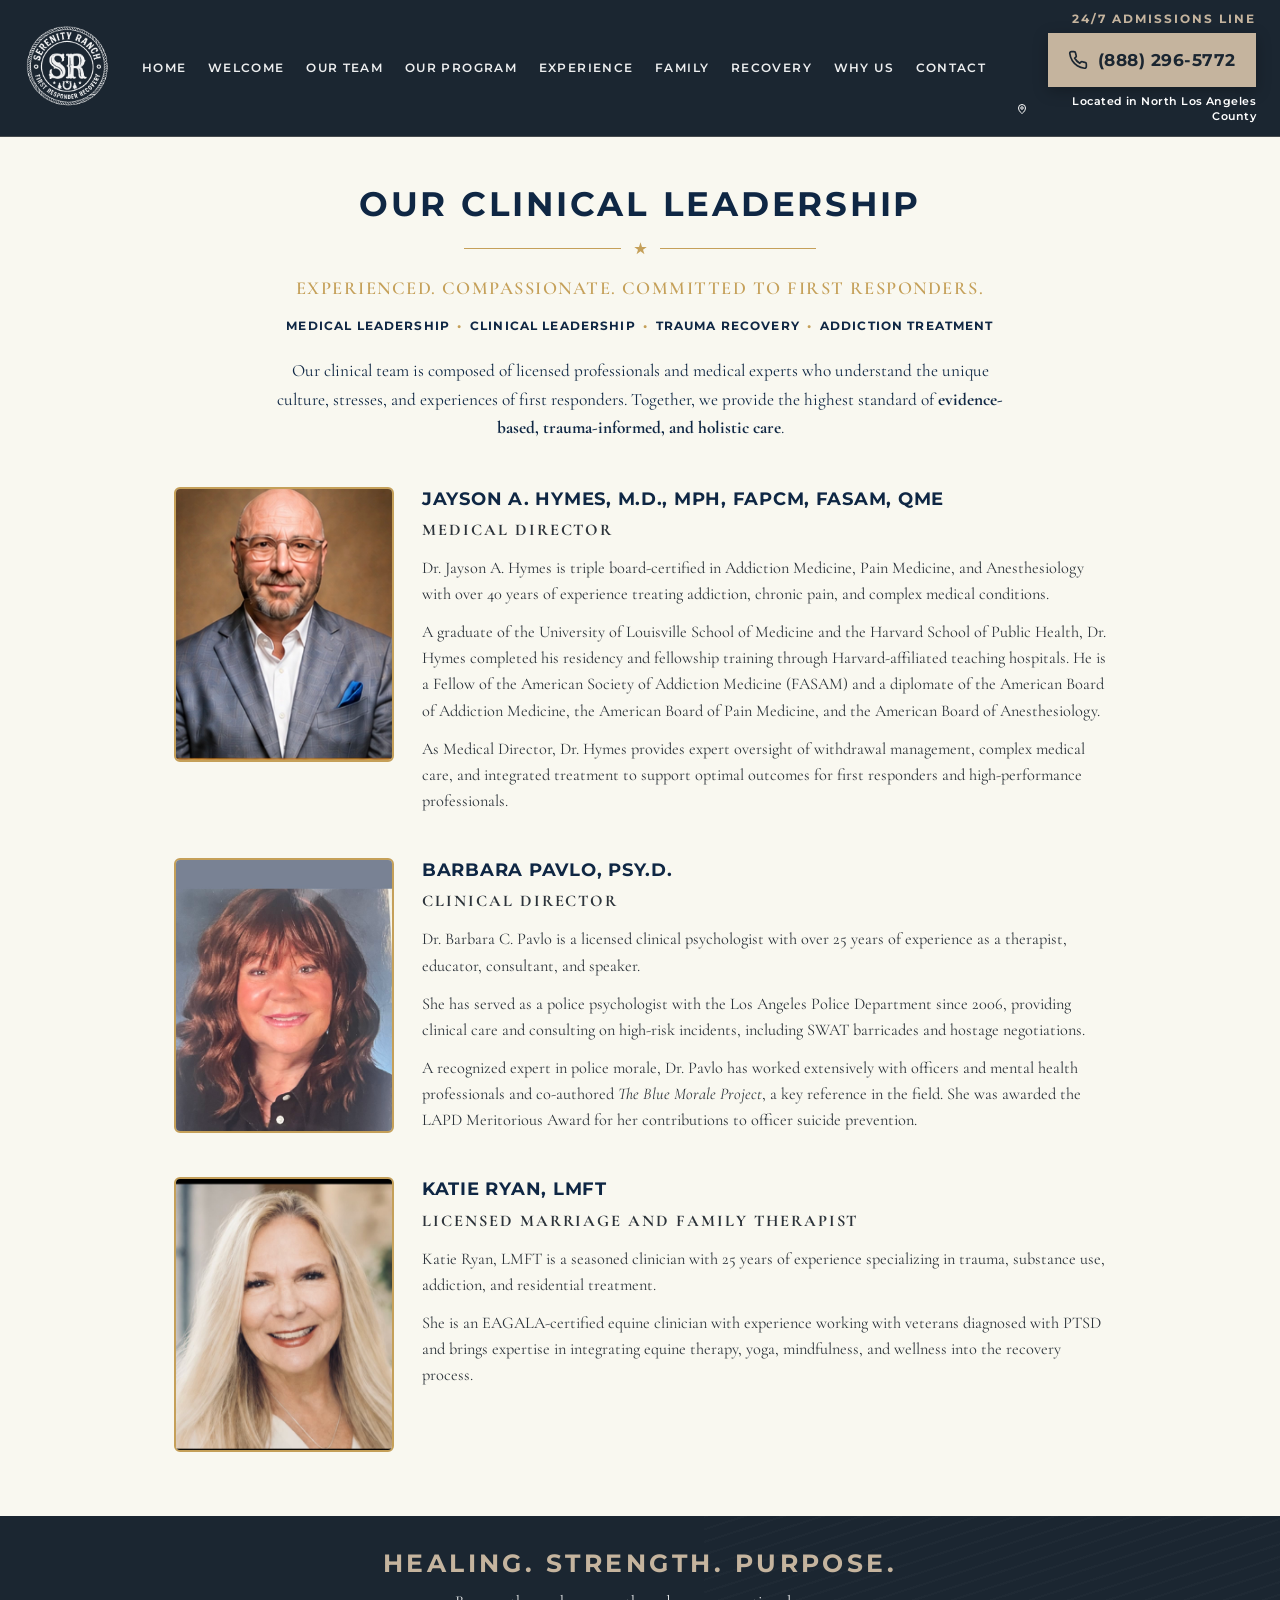
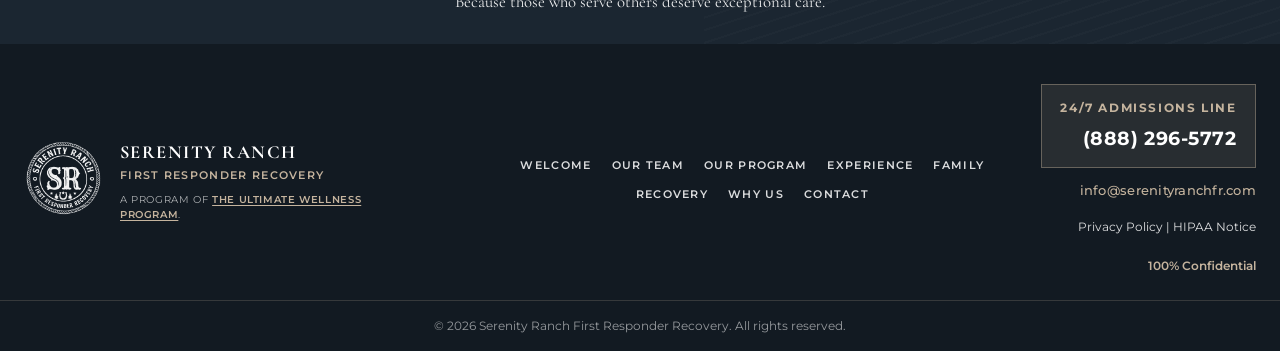
<file: team.html>
<!DOCTYPE html>
<html lang="en">
  <head>
    <meta charset="UTF-8" />
    <meta name="viewport" content="width=device-width, initial-scale=1.0" />
    <title>Our Team | Serenity Ranch</title>
    <meta
      name="description"
      content="Meet the clinical leadership of Serenity Ranch First Responder Recovery - medical, clinical, trauma, and addiction specialists serving first responders."
    />
    <link rel="preconnect" href="https://fonts.googleapis.com" />
    <link rel="preconnect" href="https://fonts.gstatic.com" crossorigin />
    <link
      href="https://fonts.googleapis.com/css2?family=Cormorant+Garamond:ital,wght@0,500;0,600;0,700;1,500&family=Montserrat:wght@400;500;600;700&display=swap"
      rel="stylesheet"
    />
    <link rel="stylesheet" href="styles.css?v=20260924" />
    <link rel="stylesheet" href="pages.css?v=20260924" />
  </head>
  <body class="page-body team-page">
    <header class="site-header">
      <div class="header-inner">
        <a href="index.html" class="logo" aria-label="Serenity Ranch First Responder Recovery">
          <img class="logo-img" src="images/logo-white.png" alt="Serenity Ranch" width="88" height="88" />
        </a>
        <nav class="main-nav" aria-label="Primary">
          <a href="index.html">HOME</a>
          <a href="welcome.html">WELCOME</a>
          <a href="team.html" class="active">OUR TEAM</a>
          <a href="program.html">OUR PROGRAM</a>
          <a href="experience.html">EXPERIENCE</a>
          <a href="family.html">FAMILY</a>
          <a href="recovery.html">RECOVERY</a>
          <a href="why.html">WHY US</a>
          <a href="index.html#contact">CONTACT</a>
        </nav>
        <div class="header-cta">
          <span class="header-cta-label">24/7 ADMISSIONS LINE</span>
          <a href="tel:8882965772" class="header-cta-btn">
            <svg viewBox="0 0 24 24" width="20" height="20" fill="none" stroke="currentColor" stroke-width="2">
              <path d="M22 16.92v3a2 2 0 0 1-2.18 2 19.79 19.79 0 0 1-8.63-3.07 19.5 19.5 0 0 1-6-6A19.79 19.79 0 0 1 2.12 4.11 2 2 0 0 1 4.11 2h3a2 2 0 0 1 2 1.72c.13.96.36 1.9.7 2.81a2 2 0 0 1-.45 2.11L8.09 9.91a16 16 0 0 0 6 6l1.27-1.27a2 2 0 0 1 2.11-.45c.91.34 1.85.57 2.81.7A2 2 0 0 1 22 16.92z" />
            </svg>
            (888) 296-5772
          </a>
          <span class="header-location">
            <svg viewBox="0 0 24 24" width="12" height="12" fill="none" stroke="currentColor" stroke-width="2" aria-hidden="true">
              <path d="M12 21s7-4.5 7-11a7 7 0 1 0-14 0c0 6.5 7 11 7 11z" />
              <circle cx="12" cy="10" r="2.5" />
            </svg>
            Located in North Los Angeles County
          </span>
        </div>
        <button class="nav-toggle" aria-label="Open menu" aria-expanded="false">
          <span></span><span></span><span></span>
        </button>
      </div>
    </header>

    <main class="team-main">
      <header class="team-head">
        <h1>OUR CLINICAL LEADERSHIP</h1>
        <div class="team-star-rule" aria-hidden="true">
          <span></span>
          <svg viewBox="0 0 24 24" width="15" height="15" fill="#c5a059">
            <path d="M12 2l2.4 7.4H22l-6 4.6 2.3 7-6.3-4.6L5.7 21l2.3-7-6-4.6h7.6z" />
          </svg>
          <span></span>
        </div>
        <p class="team-tagline">EXPERIENCED. COMPASSIONATE. COMMITTED TO FIRST RESPONDERS.</p>
        <p class="team-cats">
          MEDICAL LEADERSHIP <span>•</span> CLINICAL LEADERSHIP <span>•</span> TRAUMA RECOVERY
          <span>•</span> ADDICTION TREATMENT
        </p>
        <p class="team-intro">
          Our clinical team is composed of licensed professionals and medical experts who understand
          the unique culture, stresses, and experiences of first responders. Together, we provide the
          highest standard of
          <strong>evidence-based, trauma-informed, and holistic care</strong>.
        </p>
      </header>

      <div class="team-list">
        <article class="team-member">
          <img
            class="team-photo"
            src="images/team/jayson-hymes.jpg"
            alt="Jayson A. Hymes, M.D., Medical Director"
          />
          <div class="team-copy">
            <h2>JAYSON A. HYMES, M.D., MPH, FAPCM, FASAM, QME</h2>
            <p class="team-role">MEDICAL DIRECTOR</p>
            <p>
              Dr. Jayson A. Hymes is triple board-certified in Addiction Medicine, Pain Medicine, and
              Anesthesiology with over 40 years of experience treating addiction, chronic pain, and
              complex medical conditions.
            </p>
            <p>
              A graduate of the University of Louisville School of Medicine and the Harvard School of
              Public Health, Dr. Hymes completed his residency and fellowship training through
              Harvard-affiliated teaching hospitals. He is a Fellow of the American Society of
              Addiction Medicine (FASAM) and a diplomate of the American Board of Addiction Medicine,
              the American Board of Pain Medicine, and the American Board of Anesthesiology.
            </p>
            <p>
              As Medical Director, Dr. Hymes provides expert oversight of withdrawal management,
              complex medical care, and integrated treatment to support optimal outcomes for first
              responders and high-performance professionals.
            </p>
          </div>
        </article>

        <article class="team-member">
          <img
            class="team-photo"
            src="images/team/barbara-pavlo.jpg?v=20260924"
            alt="Barbara Pavlo, Psy.D., Clinical Director"
          />
          <div class="team-copy">
            <h2>BARBARA PAVLO, PSY.D.</h2>
            <p class="team-role">CLINICAL DIRECTOR</p>
            <p>
              Dr. Barbara C. Pavlo is a licensed clinical psychologist with over 25 years of
              experience as a therapist, educator, consultant, and speaker.
            </p>
            <p>
              She has served as a police psychologist with the Los Angeles Police Department since
              2006, providing clinical care and consulting on high-risk incidents, including SWAT
              barricades and hostage negotiations.
            </p>
            <p>
              A recognized expert in police morale, Dr. Pavlo has worked extensively with officers
              and mental health professionals and co-authored <em>The Blue Morale Project</em>, a key
              reference in the field. She was awarded the LAPD Meritorious Award for her
              contributions to officer suicide prevention.
            </p>
          </div>
        </article>

        <article class="team-member">
          <img
            class="team-photo"
            src="images/team/katie-ryan.jpg?v=20260924"
            alt="Katie Ryan, LMFT"
          />
          <div class="team-copy">
            <h2>KATIE RYAN, LMFT</h2>
            <p class="team-role">LICENSED MARRIAGE AND FAMILY THERAPIST</p>
            <p>
              Katie Ryan, LMFT is a seasoned clinician with 25 years of experience specializing in
              trauma, substance use, addiction, and residential treatment.
            </p>
            <p>
              She is an EAGALA-certified equine clinician with experience working with veterans
              diagnosed with PTSD and brings expertise in integrating equine therapy, yoga,
              mindfulness, and wellness into the recovery process.
            </p>
          </div>
        </article>
      </div>
    </main>

    <section class="page-band page-band--text">
      <div class="page-band-copy">
        <strong>HEALING. STRENGTH. PURPOSE.</strong>
        <span>Because those who serve others deserve exceptional care.</span>
      </div>
    </section>

    <footer class="site-footer">
      <div class="footer-inner">
        <div class="footer-brand">
          <img class="logo-img footer-logo" src="images/logo-white.png" alt="Serenity Ranch" width="80" height="80" />
          <div>
            <strong>SERENITY RANCH</strong>
            <span>FIRST RESPONDER RECOVERY</span>
            <small
              >A PROGRAM OF
              <a
                href="https://www.theultimatewellnessprogram.com"
                target="_blank"
                rel="noopener noreferrer"
                >THE ULTIMATE WELLNESS PROGRAM</a
              >.</small
            >
          </div>
        </div>
        <nav class="footer-nav" aria-label="Footer">
          <a href="welcome.html">WELCOME</a>
         <a href="team.html">OUR TEAM</a>
          <a href="program.html">OUR PROGRAM</a>
          <a href="experience.html">EXPERIENCE</a>
          <a href="family.html">FAMILY</a>
          <a href="recovery.html">RECOVERY</a>
          <a href="why.html">WHY US</a>
          <a href="index.html#contact">CONTACT</a>
        </nav>
        <div class="footer-legal">
          <a href="tel:8882965772" class="footer-phone">
            <span class="footer-phone-label">24/7 ADMISSIONS LINE</span>
            <strong>(888) 296-5772</strong>
          </a>
                    <a href="mailto:info@serenityranchfr.com" class="footer-email">info@serenityranchfr.com</a>
<div class="footer-links">
            <a href="#">Privacy Policy</a><span> | </span><a href="#">HIPAA Notice</a>
          </div>
          <div class="confidential">100% Confidential</div>
        </div>
      </div>
      <div class="footer-bottom">
        <p>&copy; <span id="year"></span> Serenity Ranch First Responder Recovery. All rights reserved.</p>
      </div>
    </footer>
    <script src="script.js?v=20260813"></script>
  </body>
</html>
</file>
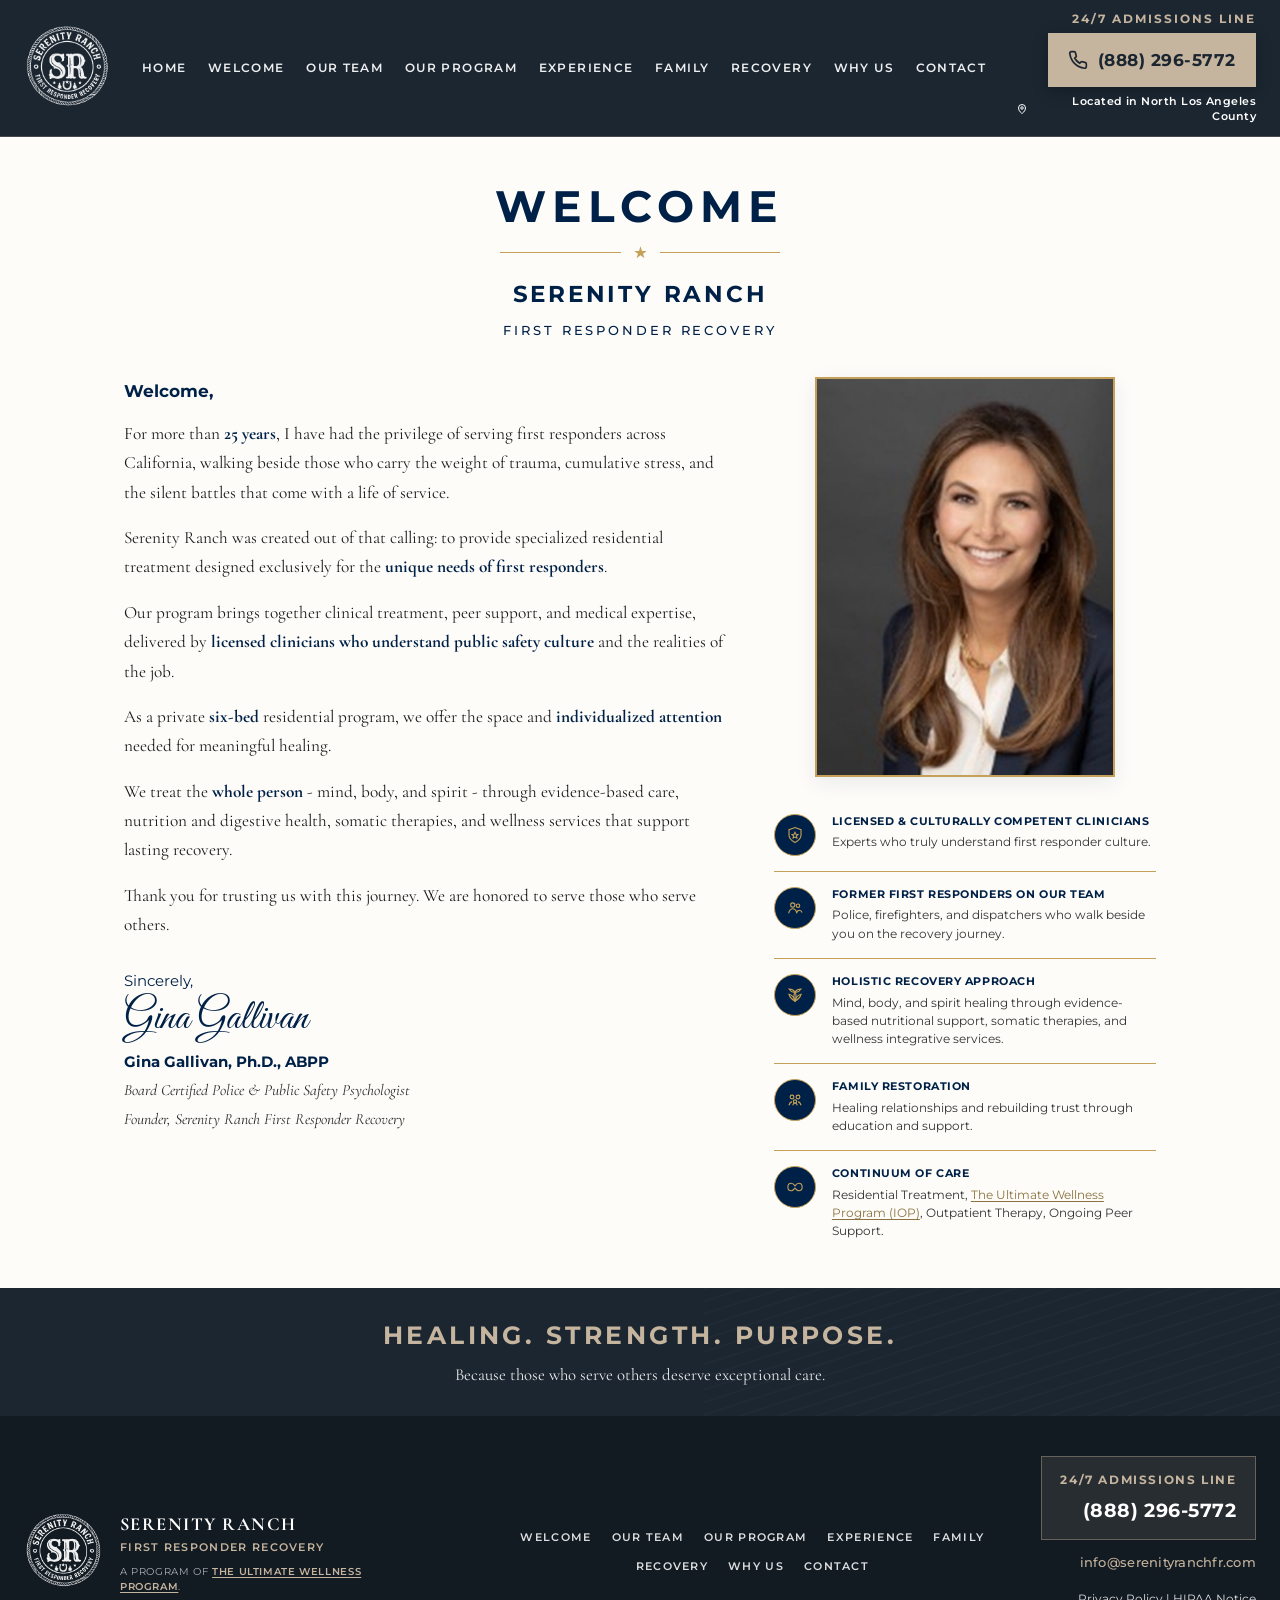
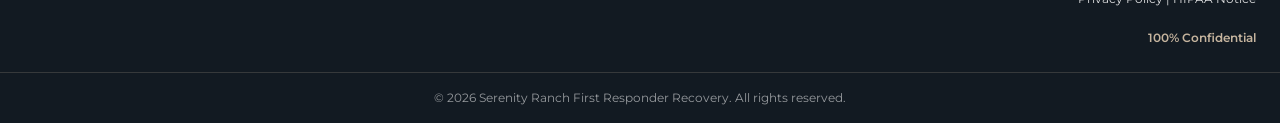
<file: welcome.html>
<!DOCTYPE html>
<html lang="en">
  <head>
    <meta charset="UTF-8" />
    <meta name="viewport" content="width=device-width, initial-scale=1.0" />
    <title>Welcome | Serenity Ranch</title>
    <meta
      name="description"
      content="Welcome from Gina Gallivan, Ph.D., ABPP, Founder of Serenity Ranch First Responder Recovery."
    />
    <link rel="preconnect" href="https://fonts.googleapis.com" />
    <link rel="preconnect" href="https://fonts.gstatic.com" crossorigin />
    <link
      href="https://fonts.googleapis.com/css2?family=Cormorant+Garamond:ital,wght@0,500;0,600;0,700;1,500&family=Great+Vibes&family=Montserrat:wght@400;500;600;700&display=swap"
      rel="stylesheet"
    />
    <link rel="stylesheet" href="styles.css?v=20260813" />
    <link rel="stylesheet" href="pages.css?v=20260813" />
  </head>
  <body class="page-body welcome-page">
    <header class="site-header">
      <div class="header-inner">
        <a href="index.html" class="logo" aria-label="Serenity Ranch First Responder Recovery">
          <img class="logo-img" src="images/logo-white.png" alt="Serenity Ranch" width="88" height="88" />
        </a>
        <nav class="main-nav" aria-label="Primary">
          <a href="index.html">HOME</a>
          <a href="welcome.html" class="active">WELCOME</a>
          <a href="team.html">OUR TEAM</a>
          <a href="program.html">OUR PROGRAM</a>
          <a href="experience.html">EXPERIENCE</a>
          <a href="family.html">FAMILY</a>
          <a href="recovery.html">RECOVERY</a>
          <a href="why.html">WHY US</a>
          <a href="index.html#contact">CONTACT</a>
        </nav>
        <div class="header-cta">
          <span class="header-cta-label">24/7 ADMISSIONS LINE</span>
          <a href="tel:8882965772" class="header-cta-btn">
            <svg viewBox="0 0 24 24" width="20" height="20" fill="none" stroke="currentColor" stroke-width="2">
              <path d="M22 16.92v3a2 2 0 0 1-2.18 2 19.79 19.79 0 0 1-8.63-3.07 19.5 19.5 0 0 1-6-6A19.79 19.79 0 0 1 2.12 4.11 2 2 0 0 1 4.11 2h3a2 2 0 0 1 2 1.72c.13.96.36 1.9.7 2.81a2 2 0 0 1-.45 2.11L8.09 9.91a16 16 0 0 0 6 6l1.27-1.27a2 2 0 0 1 2.11-.45c.91.34 1.85.57 2.81.7A2 2 0 0 1 22 16.92z" />
            </svg>
            (888) 296-5772
          </a>
          <span class="header-location">
            <svg viewBox="0 0 24 24" width="12" height="12" fill="none" stroke="currentColor" stroke-width="2" aria-hidden="true">
              <path d="M12 21s7-4.5 7-11a7 7 0 1 0-14 0c0 6.5 7 11 7 11z" />
              <circle cx="12" cy="10" r="2.5" />
            </svg>
            Located in North Los Angeles County
          </span>
        </div>
        <button class="nav-toggle" aria-label="Open menu" aria-expanded="false">
          <span></span><span></span><span></span>
        </button>
      </div>
    </header>

    <main class="wel-main">
      <header class="wel-head">
        <h1>WELCOME</h1>
        <div class="wel-star-rule" aria-hidden="true">
          <span></span>
          <svg viewBox="0 0 24 24" width="15" height="15" fill="#c5a059">
            <path d="M12 2l2.4 7.4H22l-6 4.6 2.3 7-6.3-4.6L5.7 21l2.3-7-6-4.6h7.6z" />
          </svg>
          <span></span>
        </div>
        <p class="wel-brand">SERENITY RANCH</p>
        <p class="wel-sub">FIRST RESPONDER RECOVERY</p>
      </header>

      <div class="wel-grid">
        <article class="wel-letter">
          <p class="wel-hello">Welcome,</p>
          <p>
            For more than <strong>25 years</strong>, I have had the privilege of serving first
            responders across California, walking beside those who carry the weight of trauma,
            cumulative stress, and the silent battles that come with a life of service.
          </p>
          <p>
            Serenity Ranch was created out of that calling: to provide specialized residential
            treatment designed exclusively for the <strong>unique needs of first responders</strong>.
          </p>
          <p>
            Our program brings together clinical treatment, peer support, and medical expertise,
            delivered by
            <strong>licensed clinicians who understand public safety culture</strong> and the
            realities of the job.
          </p>
          <p>
            As a private <strong>six-bed</strong> residential program, we offer the space and
            <strong>individualized attention</strong> needed for meaningful healing.
          </p>
          <p>
            We treat the <strong>whole person</strong> - mind, body, and spirit - through
            evidence-based care, nutrition and digestive health, somatic therapies, and wellness
            services that support lasting recovery.
          </p>
          <p>Thank you for trusting us with this journey. We are honored to serve those who serve others.</p>

          <div class="wel-sign">
            <p class="wel-sincerely">Sincerely,</p>
            <p class="wel-script">Gina Gallivan</p>
            <p class="wel-name">Gina Gallivan, Ph.D., ABPP</p>
            <p class="wel-title">Board Certified Police &amp; Public Safety Psychologist</p>
            <p class="wel-title">Founder, Serenity Ranch First Responder Recovery</p>
          </div>
        </article>

        <aside class="wel-side">
          <img
            class="wel-photo"
            src="images/gina.jpg"
            alt="Gina Gallivan, Ph.D., ABPP, Founder of Serenity Ranch"
          />

          <div class="wel-features">
            <div class="wel-feature">
              <span class="wel-ico" aria-hidden="true">
                <svg viewBox="0 0 24 24" width="18" height="18" fill="none" stroke="#c5a059" stroke-width="1.5">
                  <path d="M12 22s8-4 8-10V5l-8-3-8 3v7c0 6 8 10 8 10z" />
                  <path d="M12 8.5l1.2 2.5 2.8.3-2.1 1.9.6 2.7L12 14.8 9.5 15.9l.6-2.7-2.1-1.9 2.8-.3z" />
                </svg>
              </span>
              <div>
                <h3>LICENSED &amp; CULTURALLY COMPETENT CLINICIANS</h3>
                <p>Experts who truly understand first responder culture.</p>
              </div>
            </div>

            <div class="wel-feature">
              <span class="wel-ico" aria-hidden="true">
                <svg viewBox="0 0 24 24" width="18" height="18" fill="none" stroke="#c5a059" stroke-width="1.5">
                  <circle cx="9" cy="8" r="2.8" />
                  <circle cx="16" cy="9" r="2.3" />
                  <path d="M3.5 19c1-4 3.8-6 5.5-6s4.5 2 5.5 6M14 19c.4-2.4 2-4 4-4 1.4 0 2.8 1 3.4 3" />
                </svg>
              </span>
              <div>
                <h3>FORMER FIRST RESPONDERS ON OUR TEAM</h3>
                <p>Police, firefighters, and dispatchers who walk beside you on the recovery journey.</p>
              </div>
            </div>

            <div class="wel-feature">
              <span class="wel-ico" aria-hidden="true">
                <svg viewBox="0 0 24 24" width="18" height="18" fill="none" stroke="#c5a059" stroke-width="1.5">
                  <path d="M12 20c2-4 2-8 0-12-2 4-2 8 0 12z" />
                  <path d="M12 20c4-2 7-5 8-9-4 1-7 4-8 9z" />
                  <path d="M12 20c-4-2-7-5-8-9 4 1 7 4 8 9z" />
                  <path d="M12 8c2-3 5-4 8-4-2 3-5 5-8 4z" />
                  <path d="M12 8C10 5 7 4 4 4c2 3 5 5 8 4z" />
                </svg>
              </span>
              <div>
                <h3>HOLISTIC RECOVERY APPROACH</h3>
                <p>Mind, body, and spirit healing through evidence-based nutritional support, somatic therapies, and wellness integrative services.</p>
              </div>
            </div>

            <div class="wel-feature">
              <span class="wel-ico" aria-hidden="true">
                <svg viewBox="0 0 24 24" width="18" height="18" fill="none" stroke="#c5a059" stroke-width="1.5">
                  <circle cx="8" cy="8" r="2.5" />
                  <circle cx="16" cy="8" r="2.5" />
                  <circle cx="12" cy="14" r="2.2" />
                  <path d="M4 19c.8-3 2.6-4.5 4-4.5M16 14.5c1.4 0 3.2 1.5 4 4.5M9 19c.5-2 1.8-3 3-3s2.5 1 3 3" />
                </svg>
              </span>
              <div>
                <h3>FAMILY RESTORATION</h3>
                <p>Healing relationships and rebuilding trust through education and support.</p>
              </div>
            </div>

            <div class="wel-feature">
              <span class="wel-ico" aria-hidden="true">
                <svg viewBox="0 0 24 24" width="18" height="18" fill="none" stroke="#c5a059" stroke-width="1.5">
                  <path d="M17 7c2.5 0 4.5 2 4.5 5s-2 5-4.5 5c-2.2 0-3.5-1.5-5-3.5C10.5 15.5 9.2 17 7 17 4.5 17 2.5 15 2.5 12S4.5 7 7 7c2.2 0 3.5 1.5 5 3.5C13.5 8.5 14.8 7 17 7z" />
                </svg>
              </span>
              <div>
                <h3>CONTINUUM OF CARE</h3>
                <p>
                  Residential Treatment,
                  <a href="https://www.theultimatewellnessprogram.com" target="_blank" rel="noopener noreferrer">The Ultimate Wellness Program (IOP)</a>,
                  Outpatient Therapy, Ongoing Peer Support.
                </p>
              </div>
            </div>
          </div>
        </aside>
      </div>
    </main>

    <section class="page-band page-band--text">
      <div class="page-band-copy">
        <strong>HEALING. STRENGTH. PURPOSE.</strong>
        <span>Because those who serve others deserve exceptional care.</span>
      </div>
    </section>

    <footer class="site-footer">
      <div class="footer-inner">
        <div class="footer-brand">
          <img class="logo-img footer-logo" src="images/logo-white.png" alt="Serenity Ranch" width="80" height="80" />
          <div>
            <strong>SERENITY RANCH</strong>
            <span>FIRST RESPONDER RECOVERY</span>
            <small
              >A PROGRAM OF
              <a
                href="https://www.theultimatewellnessprogram.com"
                target="_blank"
                rel="noopener noreferrer"
                >THE ULTIMATE WELLNESS PROGRAM</a
              >.</small
            >
          </div>
        </div>
        <nav class="footer-nav" aria-label="Footer">
          <a href="welcome.html">WELCOME</a>
         <a href="team.html">OUR TEAM</a>
          <a href="program.html">OUR PROGRAM</a>
          <a href="experience.html">EXPERIENCE</a>
          <a href="family.html">FAMILY</a>
          <a href="recovery.html">RECOVERY</a>
          <a href="why.html">WHY US</a>
          <a href="index.html#contact">CONTACT</a>
        </nav>
        <div class="footer-legal">
          <a href="tel:8882965772" class="footer-phone">
            <span class="footer-phone-label">24/7 ADMISSIONS LINE</span>
            <strong>(888) 296-5772</strong>
          </a>
                    <a href="mailto:info@serenityranchfr.com" class="footer-email">info@serenityranchfr.com</a>
<div class="footer-links">
            <a href="#">Privacy Policy</a><span> | </span><a href="#">HIPAA Notice</a>
          </div>
          <div class="confidential">100% Confidential</div>
        </div>
      </div>
      <div class="footer-bottom">
        <p>&copy; <span id="year"></span> Serenity Ranch First Responder Recovery. All rights reserved.</p>
      </div>
    </footer>
    <script src="script.js?v=20260813"></script>
  </body>
</html>
</file>
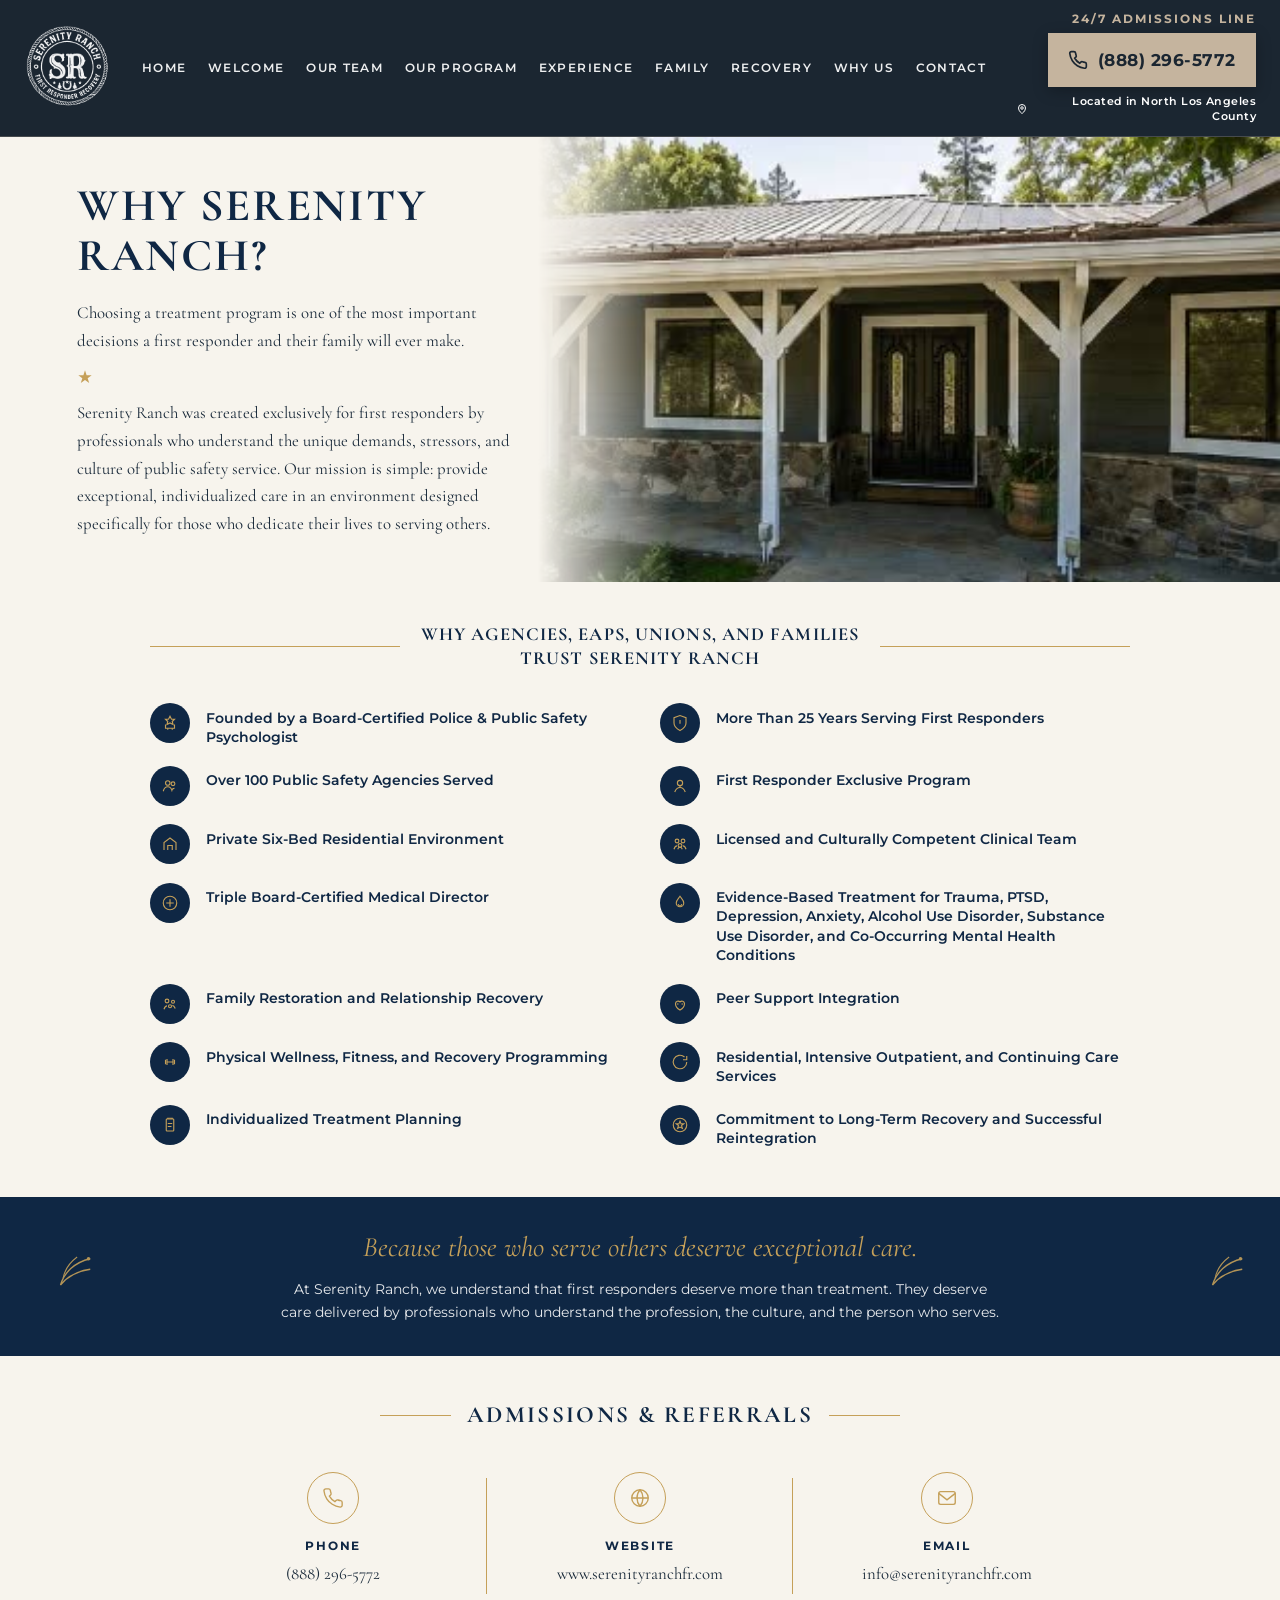
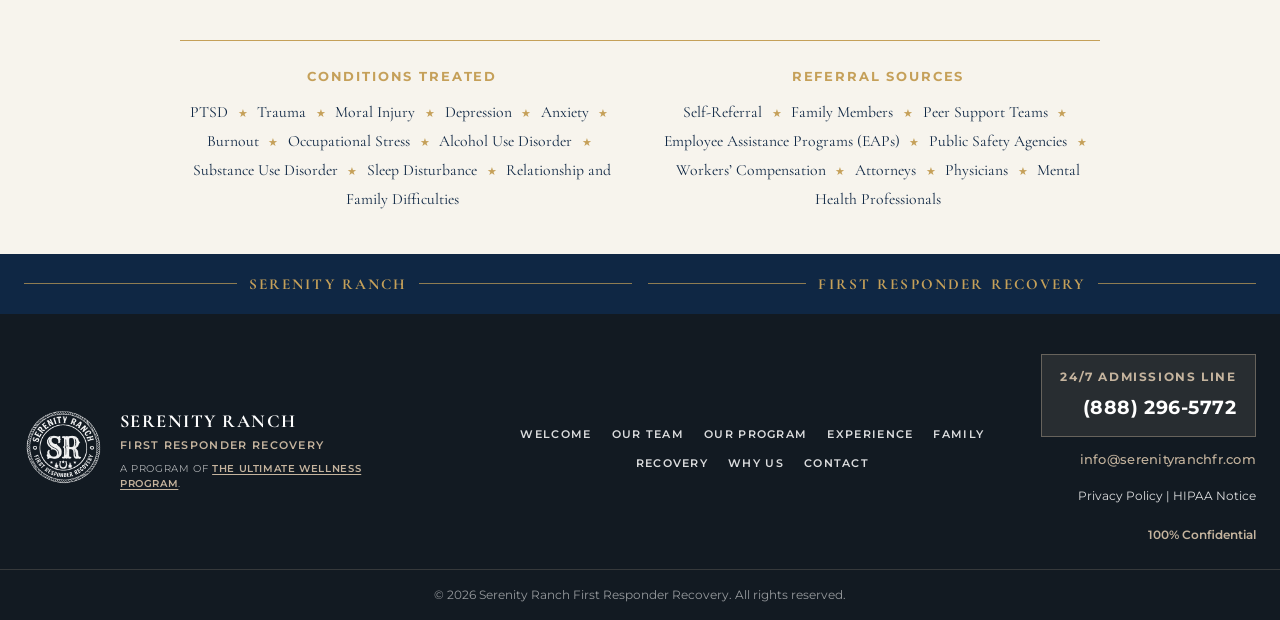
<file: why.html>
<!DOCTYPE html>
<html lang="en">
  <head>
    <meta charset="UTF-8" />
    <meta name="viewport" content="width=device-width, initial-scale=1.0" />
    <title>Why Serenity Ranch</title>
    <meta
      name="description"
      content="Why agencies, EAPs, unions, and families trust Serenity Ranch First Responder Recovery."
    />
    <link rel="preconnect" href="https://fonts.googleapis.com" />
    <link rel="preconnect" href="https://fonts.gstatic.com" crossorigin />
    <link
      href="https://fonts.googleapis.com/css2?family=Cormorant+Garamond:ital,wght@0,500;0,600;0,700;1,500;1,600&family=Montserrat:wght@400;500;600;700&display=swap"
      rel="stylesheet"
    />
    <link rel="stylesheet" href="styles.css?v=20260813" />
    <link rel="stylesheet" href="pages.css?v=20260813" />
  </head>
  <body class="page-body why-page">
    <header class="site-header">
      <div class="header-inner">
        <a href="index.html" class="logo" aria-label="Serenity Ranch First Responder Recovery">
          <img class="logo-img" src="images/logo-white.png" alt="Serenity Ranch" width="88" height="88" />
        </a>
        <nav class="main-nav" aria-label="Primary">
          <a href="index.html">HOME</a>
          <a href="welcome.html">WELCOME</a>
          <a href="team.html">OUR TEAM</a>
          <a href="program.html">OUR PROGRAM</a>
          <a href="experience.html">EXPERIENCE</a>
          <a href="family.html">FAMILY</a>
          <a href="recovery.html">RECOVERY</a>
          <a href="why.html" class="active">WHY US</a>
          <a href="index.html#contact">CONTACT</a>
        </nav>
        <div class="header-cta">
          <span class="header-cta-label">24/7 ADMISSIONS LINE</span>
          <a href="tel:8882965772" class="header-cta-btn">
            <svg viewBox="0 0 24 24" width="20" height="20" fill="none" stroke="currentColor" stroke-width="2">
              <path d="M22 16.92v3a2 2 0 0 1-2.18 2 19.79 19.79 0 0 1-8.63-3.07 19.5 19.5 0 0 1-6-6A19.79 19.79 0 0 1 2.12 4.11 2 2 0 0 1 4.11 2h3a2 2 0 0 1 2 1.72c.13.96.36 1.9.7 2.81a2 2 0 0 1-.45 2.11L8.09 9.91a16 16 0 0 0 6 6l1.27-1.27a2 2 0 0 1 2.11-.45c.91.34 1.85.57 2.81.7A2 2 0 0 1 22 16.92z" />
            </svg>
            (888) 296-5772
          </a>
          <span class="header-location">
            <svg viewBox="0 0 24 24" width="12" height="12" fill="none" stroke="currentColor" stroke-width="2" aria-hidden="true">
              <path d="M12 21s7-4.5 7-11a7 7 0 1 0-14 0c0 6.5 7 11 7 11z" />
              <circle cx="12" cy="10" r="2.5" />
            </svg>
            Located in North Los Angeles County
          </span>
        </div>
        <button class="nav-toggle" aria-label="Open menu" aria-expanded="false">
          <span></span><span></span><span></span>
        </button>
      </div>
    </header>

    <main>
      <!-- Hero: cream left + feathered ranch photo -->
      <section class="why-hero">
        <div class="why-hero-copy">
          <h1>WHY SERENITY RANCH?</h1>
          <p>
            Choosing a treatment program is one of the most important decisions a first responder
            and their family will ever make.
          </p>
          <div class="why-star-sep" aria-hidden="true">
            <svg viewBox="0 0 24 24" width="16" height="16" fill="#c5a059">
              <path d="M12 2l2.4 7.4H22l-6 4.6 2.3 7-6.3-4.6L5.7 21l2.3-7-6-4.6h7.6z" />
            </svg>
          </div>
          <p>
            Serenity Ranch was created exclusively for first responders by professionals who
            understand the unique demands, stressors, and culture of public safety service. Our
            mission is simple: provide exceptional, individualized care in an environment designed
            specifically for those who dedicate their lives to serving others.
          </p>
        </div>
        <div class="why-hero-media" role="img" aria-label="Serenity Ranch residential entrance"></div>
      </section>

      <!-- Trust grid -->
      <section class="why-trust">
        <div class="why-trust-inner">
          <h2 class="why-lined-title">
            <span>WHY AGENCIES, EAPS, UNIONS, AND FAMILIES TRUST SERENITY RANCH</span>
          </h2>

          <div class="why-trust-grid">
            <div class="why-trust-item">
              <span class="why-ico" aria-hidden="true">
                <svg viewBox="0 0 24 24" width="18" height="18" fill="none" stroke="#c5a059" stroke-width="1.5"><path d="M12 3l2 4h4l-3 3 1 4-4-2-4 2 1-4-3-3h4z"/><path d="M6 14v5h12v-5"/><path d="M9 19v2M15 19v2"/></svg>
              </span>
              <p>Founded by a Board-Certified Police &amp; Public Safety Psychologist</p>
            </div>
            <div class="why-trust-item">
              <span class="why-ico" aria-hidden="true">
                <svg viewBox="0 0 24 24" width="18" height="18" fill="none" stroke="#c5a059" stroke-width="1.5"><path d="M12 22s8-4 8-10V5l-8-3-8 3v7c0 6 8 10 8 10z"/><path d="M12 8v5M12 16h.01"/></svg>
              </span>
              <p>More Than 25 Years Serving First Responders</p>
            </div>
            <div class="why-trust-item">
              <span class="why-ico" aria-hidden="true">
                <svg viewBox="0 0 24 24" width="18" height="18" fill="none" stroke="#c5a059" stroke-width="1.5"><circle cx="9" cy="8" r="3"/><circle cx="16" cy="9" r="2.5"/><path d="M3 19c1-4 4-6 6-6s5 2 6 6M14 19c.5-2.5 2-4 4-4"/></svg>
              </span>
              <p>Over 100 Public Safety Agencies Served</p>
            </div>
            <div class="why-trust-item">
              <span class="why-ico" aria-hidden="true">
                <svg viewBox="0 0 24 24" width="18" height="18" fill="none" stroke="#c5a059" stroke-width="1.5"><circle cx="12" cy="8" r="3.5"/><path d="M5 20c1.5-4 4.5-6 7-6s5.5 2 7 6"/><path d="M12 11.5v2"/></svg>
              </span>
              <p>First Responder Exclusive Program</p>
            </div>
            <div class="why-trust-item">
              <span class="why-ico" aria-hidden="true">
                <svg viewBox="0 0 24 24" width="18" height="18" fill="none" stroke="#c5a059" stroke-width="1.5"><path d="M4 20V10l8-6 8 6v10"/><path d="M9 20v-6h6v6"/></svg>
              </span>
              <p>Private Six-Bed Residential Environment</p>
            </div>
            <div class="why-trust-item">
              <span class="why-ico" aria-hidden="true">
                <svg viewBox="0 0 24 24" width="18" height="18" fill="none" stroke="#c5a059" stroke-width="1.5"><circle cx="8" cy="8" r="2.5"/><circle cx="16" cy="8" r="2.5"/><circle cx="12" cy="14" r="2.5"/><path d="M4 19c.8-3 2.8-4.5 4-4.5M16 14.5c1.2 0 3.2 1.5 4 4.5M9 19c.6-2 1.8-3 3-3s2.4 1 3 3"/></svg>
              </span>
              <p>Licensed and Culturally Competent Clinical Team</p>
            </div>
            <div class="why-trust-item">
              <span class="why-ico" aria-hidden="true">
                <svg viewBox="0 0 24 24" width="18" height="18" fill="none" stroke="#c5a059" stroke-width="1.5"><circle cx="12" cy="12" r="9"/><path d="M12 7v10M7 12h10"/></svg>
              </span>
              <p>Triple Board-Certified Medical Director</p>
            </div>
            <div class="why-trust-item">
              <span class="why-ico" aria-hidden="true">
                <svg viewBox="0 0 24 24" width="18" height="18" fill="none" stroke="#c5a059" stroke-width="1.5"><path d="M12 3c-2 3-5 5-5 9a5 5 0 0 0 10 0c0-4-3-6-5-9z"/><path d="M9.5 13.5c.5 1.5 1.5 2.5 2.5 2.5s2-1 2.5-2.5"/></svg>
              </span>
              <p>Evidence-Based Treatment for Trauma, PTSD, Depression, Anxiety, Alcohol Use Disorder, Substance Use Disorder, and Co-Occurring Mental Health Conditions</p>
            </div>
            <div class="why-trust-item">
              <span class="why-ico" aria-hidden="true">
                <svg viewBox="0 0 24 24" width="18" height="18" fill="none" stroke="#c5a059" stroke-width="1.5"><circle cx="8" cy="8" r="2.5"/><circle cx="16" cy="9" r="2"/><circle cx="12" cy="15" r="2"/><path d="M4 19c1-3 2.8-4.5 4-4.5M15 14c1.3 0 3 1.4 4 4"/></svg>
              </span>
              <p>Family Restoration and Relationship Recovery</p>
            </div>
            <div class="why-trust-item">
              <span class="why-ico" aria-hidden="true">
                <svg viewBox="0 0 24 24" width="18" height="18" fill="none" stroke="#c5a059" stroke-width="1.5"><path d="M12 20s-6-3.5-6-8.5a3.5 3.5 0 0 1 6-2.2A3.5 3.5 0 0 1 18 11.5C18 16.5 12 20 12 20z"/><path d="M8 12h2M14 12h2"/></svg>
              </span>
              <p>Peer Support Integration</p>
            </div>
            <div class="why-trust-item">
              <span class="why-ico" aria-hidden="true">
                <svg viewBox="0 0 24 24" width="18" height="18" fill="none" stroke="#c5a059" stroke-width="1.5"><path d="M6 9v6M8 8v8M16 8v8M18 9v6M8 12h8"/></svg>
              </span>
              <p>Physical Wellness, Fitness, and Recovery Programming</p>
            </div>
            <div class="why-trust-item">
              <span class="why-ico" aria-hidden="true">
                <svg viewBox="0 0 24 24" width="18" height="18" fill="none" stroke="#c5a059" stroke-width="1.5"><path d="M21 12a9 9 0 1 1-3-6.7"/><path d="M21 4v5h-5"/></svg>
              </span>
              <p>Residential, Intensive Outpatient, and Continuing Care Services</p>
            </div>
            <div class="why-trust-item">
              <span class="why-ico" aria-hidden="true">
                <svg viewBox="0 0 24 24" width="18" height="18" fill="none" stroke="#c5a059" stroke-width="1.5"><rect x="7" y="4" width="10" height="16" rx="1"/><path d="M9 4V3h6v1M9 10h6M9 14h5"/></svg>
              </span>
              <p>Individualized Treatment Planning</p>
            </div>
            <div class="why-trust-item">
              <span class="why-ico" aria-hidden="true">
                <svg viewBox="0 0 24 24" width="18" height="18" fill="none" stroke="#c5a059" stroke-width="1.5"><circle cx="12" cy="12" r="9"/><path d="M12 7l1.5 3.5H17l-3 2.3 1.2 3.7L12 14.8 8.8 16.5 10 12.8 7 10.5h3.5z"/></svg>
              </span>
              <p>Commitment to Long-Term Recovery and Successful Reintegration</p>
            </div>
          </div>
        </div>
      </section>

      <!-- Quote banner -->
      <section class="why-quote">
        <svg class="why-flourish left" viewBox="0 0 80 60" aria-hidden="true">
          <path d="M70 10c-18 4-30 16-34 30 8-10 20-16 34-18" fill="none" stroke="#c5a059" stroke-width="1.5"/>
          <path d="M55 8c-8 6-14 14-16 24" fill="none" stroke="#c5a059" stroke-width="1.2"/>
          <circle cx="68" cy="10" r="2" fill="#c5a059"/>
        </svg>
        <div class="why-quote-inner">
          <p class="why-quote-lead">Because those who serve others deserve exceptional care.</p>
          <p class="why-quote-body">
            At Serenity Ranch, we understand that first responders deserve more than treatment.
            They deserve care delivered by professionals who understand the profession, the culture,
            and the person who serves.
          </p>
        </div>
        <svg class="why-flourish right" viewBox="0 0 80 60" aria-hidden="true">
          <path d="M10 10c18 4 30 16 34 30-8-10-20-16-34-18" fill="none" stroke="#c5a059" stroke-width="1.5"/>
          <path d="M25 8c8 6 14 14 16 24" fill="none" stroke="#c5a059" stroke-width="1.2"/>
          <circle cx="12" cy="10" r="2" fill="#c5a059"/>
        </svg>
      </section>

      <!-- Admissions -->
      <section class="why-admit">
        <div class="why-admit-inner">
          <h2 class="why-lined-title short">
            <span>ADMISSIONS &amp; REFERRALS</span>
          </h2>

          <div class="why-contact-row">
            <div class="why-contact">
              <span class="why-contact-ico">
                <svg viewBox="0 0 24 24" width="22" height="22" fill="none" stroke="#c5a059" stroke-width="1.5"><path d="M22 16.92v3a2 2 0 0 1-2.18 2 19.79 19.79 0 0 1-8.63-3.07 19.5 19.5 0 0 1-6-6A19.79 19.79 0 0 1 2.12 4.11 2 2 0 0 1 4.11 2h3a2 2 0 0 1 2 1.72c.13.96.36 1.9.7 2.81a2 2 0 0 1-.45 2.11L8.09 9.91a16 16 0 0 0 6 6l1.27-1.27a2 2 0 0 1 2.11-.45c.91.34 1.85.57 2.81.7A2 2 0 0 1 22 16.92z"/></svg>
              </span>
              <strong>PHONE</strong>
              <a href="tel:8882965772">(888) 296-5772</a>
            </div>
            <div class="why-contact">
              <span class="why-contact-ico">
                <svg viewBox="0 0 24 24" width="22" height="22" fill="none" stroke="#c5a059" stroke-width="1.5"><circle cx="12" cy="12" r="9"/><path d="M3 12h18M12 3a14 14 0 0 1 0 18M12 3a14 14 0 0 0 0 18"/></svg>
              </span>
              <strong>WEBSITE</strong>
              <a href="https://www.serenityranchfr.com" target="_blank" rel="noopener">www.serenityranchfr.com</a>
            </div>
            <div class="why-contact">
              <span class="why-contact-ico">
                <svg viewBox="0 0 24 24" width="22" height="22" fill="none" stroke="#c5a059" stroke-width="1.5"><rect x="3" y="5" width="18" height="14" rx="2"/><path d="M3 7l9 7 9-7"/></svg>
              </span>
              <strong>EMAIL</strong>
              <a href="mailto:info@serenityranchfr.com">info@serenityranchfr.com</a>
            </div>
          </div>

          <div class="why-lists">
            <div class="why-list">
              <h3>CONDITIONS TREATED</h3>
              <p>
                PTSD <span>★</span> Trauma <span>★</span> Moral Injury <span>★</span> Depression
                <span>★</span> Anxiety <span>★</span> Burnout <span>★</span> Occupational Stress
                <span>★</span> Alcohol Use Disorder <span>★</span> Substance Use Disorder <span>★</span> Sleep Disturbance
                <span>★</span> Relationship and Family Difficulties
              </p>
            </div>
            <div class="why-list">
              <h3>REFERRAL SOURCES</h3>
              <p>
                Self-Referral <span>★</span> Family Members <span>★</span> Peer Support Teams
                <span>★</span> Employee Assistance Programs (EAPs) <span>★</span> Public Safety Agencies
                <span>★</span> Workers’ Compensation <span>★</span> Attorneys <span>★</span> Physicians
                <span>★</span> Mental Health Professionals
              </p>
            </div>
          </div>
        </div>
      </section>

      <!-- Brand footer bar matching flyer -->
      <section class="why-brand-bar why-brand-bar--simple">
        <div class="why-brand-side">
          <span class="line"></span>
          <strong>SERENITY RANCH</strong>
          <span class="line"></span>
        </div>
        <div class="why-brand-side">
          <span class="line"></span>
          <strong>FIRST RESPONDER RECOVERY</strong>
          <span class="line"></span>
        </div>
      </section>
    </main>

    <footer class="site-footer">
      <div class="footer-inner">
        <div class="footer-brand">
          <img class="logo-img footer-logo" src="images/logo-white.png" alt="Serenity Ranch" width="80" height="80" />
          <div>
            <strong>SERENITY RANCH</strong>
            <span>FIRST RESPONDER RECOVERY</span>
            <small
              >A PROGRAM OF
              <a
                href="https://www.theultimatewellnessprogram.com"
                target="_blank"
                rel="noopener noreferrer"
                >THE ULTIMATE WELLNESS PROGRAM</a
              >.</small
            >
          </div>
        </div>
        <nav class="footer-nav" aria-label="Footer">
          <a href="welcome.html">WELCOME</a>
          <a href="team.html">OUR TEAM</a>
          <a href="program.html">OUR PROGRAM</a>
          <a href="experience.html">EXPERIENCE</a>
          <a href="family.html">FAMILY</a>
          <a href="recovery.html">RECOVERY</a>
          <a href="why.html">WHY US</a>
          <a href="index.html#contact">CONTACT</a>
        </nav>
        <div class="footer-legal">
          <a href="tel:8882965772" class="footer-phone">
            <span class="footer-phone-label">24/7 ADMISSIONS LINE</span>
            <strong>(888) 296-5772</strong>
          </a>
          <a href="mailto:info@serenityranchfr.com" class="footer-email">info@serenityranchfr.com</a>
          <div class="footer-links">
            <a href="#">Privacy Policy</a><span> | </span><a href="#">HIPAA Notice</a>
          </div>
          <div class="confidential">100% Confidential</div>
        </div>
      </div>
      <div class="footer-bottom">
        <p>&copy; <span id="year"></span> Serenity Ranch First Responder Recovery. All rights reserved.</p>
      </div>
    </footer>
    <script src="script.js?v=20260813"></script>
  </body>
</html>
</file>
<file: styles.css>
:root {
  --navy: #1b2631;
  --navy-deep: #121a22;
  --cream: #fdfbf7;
  --cream-soft: #f7f3ec;
  --gold: #c5b49e;
  --gold-dark: #b09a82;
  --charcoal: #2c333a;
  --white: #ffffff;
  --header-h: 100px;
  --max: 1180px;
  --serif: "Cormorant Garamond", Georgia, serif;
  --sans: "Montserrat", system-ui, sans-serif;
}

*,
*::before,
*::after {
  box-sizing: border-box;
}

html {
  scroll-behavior: smooth;
}

body {
  margin: 0;
  font-family: var(--sans);
  color: var(--charcoal);
  background: var(--cream);
  line-height: 1.6;
  -webkit-font-smoothing: antialiased;
}

img {
  max-width: 100%;
  display: block;
}

a {
  color: inherit;
  text-decoration: none;
}

h1,
h2,
h3 {
  font-family: var(--serif);
  font-weight: 600;
  line-height: 1.15;
  margin: 0;
}

/* Header */
.site-header {
  position: sticky;
  top: 0;
  z-index: 100;
  background: var(--navy);
  border-bottom: 1px solid rgba(197, 180, 158, 0.25);
}

.header-inner {
  max-width: 1280px;
  margin: 0 auto;
  padding: 0.75rem 1.5rem;
  display: grid;
  grid-template-columns: auto 1fr auto;
  align-items: center;
  gap: 1.5rem;
  min-height: var(--header-h);
}

.logo {
  display: flex;
  align-items: center;
  flex-shrink: 0;
}

.logo-img {
  width: 88px;
  height: 88px;
  object-fit: contain;
  display: block;
  background: transparent;
  border-radius: 0;
  box-shadow: none;
}

.footer-logo {
  width: 80px;
  height: 80px;
}

.main-nav {
  display: flex;
  justify-content: center;
  flex-wrap: wrap;
  gap: 0.35rem 1.35rem;
}

.main-nav a {
  font-size: 0.72rem;
  font-weight: 600;
  letter-spacing: 0.12em;
  color: rgba(255, 255, 255, 0.92);
  transition: color 0.2s ease;
}

.main-nav a:hover {
  color: var(--gold);
}

.header-cta {
  display: flex;
  flex-direction: column;
  align-items: flex-end;
  gap: 0.4rem;
  text-align: right;
}

.header-cta-label {
  font-size: 0.78rem;
  font-weight: 700;
  letter-spacing: 0.16em;
  color: var(--gold);
  line-height: 1.2;
}

.header-cta-btn {
  display: inline-flex;
  align-items: center;
  gap: 0.65rem;
  background: var(--gold);
  color: var(--navy);
  padding: 0.85rem 1.25rem;
  font-size: 1.05rem;
  font-weight: 700;
  letter-spacing: 0.03em;
  transition: background 0.2s ease, transform 0.2s ease;
  box-shadow: 0 4px 14px rgba(0, 0, 0, 0.25);
}

.header-cta-btn:hover {
  background: var(--gold-dark);
  transform: translateY(-1px);
}

.header-location {
  display: inline-flex;
  align-items: center;
  justify-content: flex-end;
  gap: 0.35rem;
  max-width: 15rem;
  font-size: 0.7rem;
  font-weight: 600;
  letter-spacing: 0.04em;
  line-height: 1.35;
  color: #ffffff !important;
  -webkit-text-fill-color: #ffffff;
}

.header-location svg {
  flex-shrink: 0;
  color: #ffffff !important;
  stroke: #ffffff;
}

.nav-toggle {
  display: none;
  width: 42px;
  height: 42px;
  border: 1px solid rgba(255, 255, 255, 0.45);
  background: transparent;
  flex-direction: column;
  justify-content: center;
  align-items: center;
  gap: 5px;
  cursor: pointer;
}

.nav-toggle span {
  width: 18px;
  height: 2px;
  background: #fff;
}

/* Hero */
.hero {
  position: relative;
  min-height: calc(100vh - var(--header-h));
  display: flex;
  align-items: center;
  color: var(--white);
  overflow: hidden;
}

.hero-bg {
  position: absolute;
  inset: 0;
  background:
    url("images/hero-sunset.jpg")
    center 45% / cover no-repeat;
  transform: scale(1.02);
}

.hero-overlay {
  position: absolute;
  inset: 0;
  background: linear-gradient(
    105deg,
    rgba(18, 26, 34, 0.72) 0%,
    rgba(18, 26, 34, 0.48) 45%,
    rgba(18, 26, 34, 0.28) 100%
  );
}

.hero-inner {
  position: relative;
  z-index: 1;
  width: 100%;
  max-width: 1280px;
  margin: 0 auto;
  padding: 4.5rem 1.5rem;
  display: grid;
  grid-template-columns: 1.15fr 0.85fr;
  gap: 2.5rem;
  align-items: center;
}

.hero-copy h1 {
  font-size: clamp(1.75rem, 3.8vw, 2.85rem);
  letter-spacing: 0.02em;
  font-weight: 700;
  color: var(--white);
  max-width: 18ch;
  line-height: 1.18;
}

.hero-sub {
  margin: 1.1rem 0 0;
  font-size: 1rem;
  font-weight: 400;
  max-width: 36rem;
  line-height: 1.55;
  color: rgba(255, 255, 255, 0.92);
}

.hero-divider {
  display: flex;
  align-items: center;
  gap: 0.75rem;
  margin: 1.25rem 0;
  max-width: 28rem;
}

.hero-divider span {
  flex: 1;
  height: 1px;
  background: var(--gold);
}

.hero-services {
  margin: 0 0 1.75rem;
  font-size: 0.72rem;
  font-weight: 600;
  letter-spacing: 0.1em;
  color: rgba(255, 255, 255, 0.88);
}

.hero-services span {
  color: var(--gold);
  margin: 0 0.35rem;
}

.hero-actions {
  display: flex;
  flex-wrap: wrap;
  gap: 0.85rem;
  margin-bottom: 1.75rem;
}

.btn {
  display: inline-flex;
  align-items: center;
  justify-content: center;
  gap: 0.5rem;
  padding: 0.9rem 1.35rem;
  font-family: var(--sans);
  font-size: 0.75rem;
  font-weight: 700;
  letter-spacing: 0.1em;
  border: 2px solid transparent;
  transition: background 0.2s ease, color 0.2s ease, border-color 0.2s ease;
}

.btn-navy {
  background: var(--navy);
  color: var(--white);
  border-color: var(--navy);
}

.btn-navy:hover {
  background: var(--navy-deep);
}

.btn-gold {
  background: var(--gold);
  color: var(--navy);
  border-color: var(--gold);
}

.btn-gold:hover {
  background: var(--gold-dark);
}

.trust-row {
  list-style: none;
  margin: 0;
  padding: 0;
  display: flex;
  flex-wrap: wrap;
  gap: 1.25rem 1.75rem;
}

.trust-row li {
  display: inline-flex;
  align-items: center;
  gap: 0.45rem;
  font-size: 0.78rem;
  font-weight: 500;
  color: rgba(255, 255, 255, 0.9);
}

.hero-video {
  position: relative;
  justify-self: end;
  width: min(100%, 380px);
  aspect-ratio: 16 / 11;
  border: 1px solid rgba(197, 180, 158, 0.45);
  background: #121a22;
  color: var(--white);
  overflow: hidden;
}

.hero-video-el {
  position: absolute;
  inset: 0;
  width: 100%;
  height: 100%;
  object-fit: cover;
  background: #121a22;
  display: none;
}

.hero-video.is-playing .hero-video-el {
  display: block;
  z-index: 2;
}

.hero-video-play {
  position: absolute;
  inset: 0;
  z-index: 1;
  width: 100%;
  height: 100%;
  border: 0;
  background:
    linear-gradient(rgba(18, 26, 34, 0.55), rgba(18, 26, 34, 0.62)),
    url("images/video-intro-poster.jpg") center / cover no-repeat;
  color: var(--white);
  display: flex;
  flex-direction: column;
  align-items: center;
  justify-content: center;
  gap: 1rem;
  cursor: pointer;
  transition: filter 0.25s ease, transform 0.25s ease;
}

.hero-video-play:hover {
  transform: translateY(-1px);
  filter: brightness(1.05);
}

.hero-video.is-playing .hero-video-play {
  display: none;
}

.play-circle {
  width: 72px;
  height: 72px;
  border-radius: 50%;
  border: 2px solid var(--gold);
  display: grid;
  place-items: center;
  padding-left: 4px;
}

.video-label {
  display: flex;
  flex-direction: column;
  align-items: center;
  gap: 0.2rem;
}

.video-label strong {
  font-size: 0.78rem;
  letter-spacing: 0.16em;
}

.video-label small {
  font-size: 0.78rem;
  opacity: 0.85;
}

/* Values bar */
.values-bar {
  background: var(--navy);
  color: var(--white);
}

.values-inner {
  max-width: var(--max);
  margin: 0 auto;
  display: grid;
  grid-template-columns: repeat(3, 1fr);
}

.value-item {
  display: flex;
  align-items: center;
  justify-content: center;
  gap: 0.9rem;
  padding: 1.35rem 1.25rem;
  text-align: left;
}

.value-item:not(:last-child) {
  border-right: 1px solid rgba(197, 180, 158, 0.35);
}

.value-item span {
  font-size: 0.78rem;
  font-weight: 600;
  letter-spacing: 0.1em;
}

/* Home statement */
.home-statement {
  background: var(--cream-soft);
  padding: 3.25rem 1.5rem;
  border-bottom: 1px solid rgba(197, 180, 158, 0.35);
}

.home-statement-inner {
  max-width: 52rem;
}

.home-statement p {
  margin: 0;
  font-family: var(--serif);
  font-size: clamp(1.1rem, 2vw, 1.35rem);
  line-height: 1.65;
  color: var(--navy);
  text-align: center;
}

/* Shared home prose sections */
.home-prose {
  background: var(--white);
  padding: 4.5rem 1.5rem;
}

.home-prose--cream {
  background: var(--cream);
}

.home-prose--split {
  background: var(--cream-soft);
}

.home-prose-inner {
  max-width: 46rem;
  margin: 0 auto;
  text-align: center;
}

.home-prose-inner h2,
.continuum h2,
.family-services h2 {
  margin: 0;
  font-size: clamp(1.75rem, 3vw, 2.35rem);
  color: var(--navy);
  letter-spacing: 0.02em;
}

.home-prose-inner p,
.continuum-copy p,
.home-split p,
.family-services-grid p {
  margin: 0 0 1rem;
  color: #4a5158;
  line-height: 1.7;
}

.home-prose-inner p:last-child,
.continuum-copy p:last-child,
.home-split p:last-child {
  margin-bottom: 0;
}

.section-eyebrow {
  margin: 0 0 0.75rem;
  font-size: 0.72rem;
  font-weight: 700;
  letter-spacing: 0.16em;
  color: var(--gold-dark);
}

.section-eyebrow--center {
  text-align: center;
}

.star-divider--center {
  text-align: center;
}

.home-split {
  display: grid;
  grid-template-columns: 1fr 1fr;
  gap: 3rem;
  align-items: start;
}

.home-split h2 {
  margin: 0;
  font-size: clamp(1.5rem, 2.5vw, 2rem);
  color: var(--navy);
}

.continuum a,
.home-split a,
.family-services a,
.program-link {
  color: var(--gold-dark);
  text-decoration: underline;
  text-underline-offset: 0.18em;
}

.continuum a:hover,
.home-split a:hover,
.family-services a:hover,
.program-link:hover {
  color: var(--navy);
}

.program-link {
  color: #e8d7b8;
}

.program-link:hover {
  color: var(--white);
}

/* Continuum */
.continuum {
  background: var(--white);
  padding: 4.75rem 1.5rem;
  text-align: center;
}

.continuum-copy {
  max-width: 46rem;
  margin: 0 auto 2.75rem;
  text-align: left;
}

.continuum-flow {
  list-style: none;
  margin: 0 auto;
  padding: 0;
  max-width: 28rem;
  display: flex;
  flex-direction: column;
  align-items: center;
  gap: 0.35rem;
}

.continuum-flow li:not(.continuum-arrow) {
  width: 100%;
  padding: 1.1rem 1.25rem;
  border: 1px solid rgba(197, 180, 158, 0.55);
  background: var(--cream);
  text-align: center;
}

.continuum-flow strong {
  display: block;
  font-family: var(--sans);
  font-size: 0.82rem;
  font-weight: 700;
  letter-spacing: 0.06em;
  text-transform: uppercase;
  color: var(--navy);
}

.continuum-flow span {
  display: block;
  margin-top: 0.35rem;
  font-size: 0.9rem;
  color: #5a6168;
}

.continuum-arrow {
  color: var(--gold-dark);
  font-size: 1.25rem;
  line-height: 1;
  padding: 0.15rem 0;
}

/* Family of services */
.family-services {
  background: var(--navy);
  color: var(--white);
  padding: 4.75rem 1.5rem;
  text-align: center;
}

.family-services h2 {
  color: var(--white);
}

.family-services .section-lead {
  color: rgba(255, 255, 255, 0.82);
  margin-bottom: 2.5rem;
}

.family-services .star-divider svg {
  fill: #c5b49e;
}

.family-services-grid {
  display: grid;
  grid-template-columns: 1fr 1fr;
  gap: 2.5rem;
  text-align: left;
  max-width: 52rem;
  margin: 0 auto;
}

.family-services-grid h3 {
  margin: 0 0 0.85rem;
  font-family: var(--sans);
  font-size: 0.95rem;
  font-weight: 700;
  letter-spacing: 0.06em;
  text-transform: uppercase;
  color: var(--gold);
}

.family-services-grid p {
  color: rgba(255, 255, 255, 0.82);
}

.text-link {
  display: inline-block;
  margin-top: 0.5rem;
  font-size: 0.78rem;
  font-weight: 700;
  letter-spacing: 0.12em;
  text-transform: uppercase;
  color: var(--gold) !important;
  text-decoration: none !important;
  border-bottom: 1px solid rgba(197, 180, 158, 0.55);
  padding-bottom: 0.15rem;
}

.text-link:hover {
  color: var(--white) !important;
  border-bottom-color: var(--white);
}

/* Challenges */
.challenges {
  background: var(--cream);
  padding: 5rem 1.5rem;
}

.section-inner {
  max-width: var(--max);
  margin: 0 auto;
}

.challenges h2 {
  text-align: center;
  font-size: clamp(1.85rem, 3.5vw, 2.6rem);
  color: var(--navy);
  letter-spacing: 0.02em;
}

.challenges h2 em {
  display: block;
  margin-top: 0.25rem;
  font-style: normal;
  color: var(--gold-dark);
  font-family: var(--serif);
}

.section-lead {
  text-align: center;
  max-width: 40rem;
  margin: 1rem auto 2.75rem;
  color: #5a6168;
}

.challenge-grid {
  display: grid;
  grid-template-columns: repeat(6, 1fr);
  gap: 1.5rem 1rem;
}

.challenge-grid article {
  text-align: center;
  display: flex;
  flex-direction: column;
  align-items: center;
  gap: 0.85rem;
}

.challenge-grid h3 {
  font-family: var(--sans);
  font-size: 0.82rem;
  font-weight: 600;
  color: var(--navy);
  line-height: 1.35;
}

/* About */
.about {
  display: grid;
  grid-template-columns: 1fr 1fr;
  min-height: 560px;
  background: var(--cream-soft);
}

.about-media {
  min-height: 420px;
}

.about-media img {
  width: 100%;
  height: 100%;
  object-fit: cover;
}

.about-content {
  position: relative;
  padding: 4.5rem 3.5rem;
  display: flex;
  flex-direction: column;
  justify-content: center;
  overflow: hidden;
}

.about-content::before {
  content: "SR";
  position: absolute;
  right: 1.5rem;
  bottom: 1rem;
  font-family: var(--serif);
  font-size: 12rem;
  font-weight: 700;
  color: rgba(197, 180, 158, 0.12);
  line-height: 1;
  pointer-events: none;
}

.about-eyebrow {
  margin: 0 0 0.75rem;
  font-size: 0.72rem;
  font-weight: 700;
  letter-spacing: 0.16em;
  color: var(--gold-dark);
}

.about-content h2 {
  font-size: clamp(1.8rem, 3vw, 2.4rem);
  color: var(--navy);
  letter-spacing: 0.02em;
}

.star-divider {
  margin: 1rem 0 1.25rem;
}

.about-content p {
  margin: 0 0 1rem;
  max-width: 34rem;
  color: #4a5158;
}

.about-content .btn {
  align-self: flex-start;
  margin-top: 0.75rem;
}

/* Program */
.program {
  position: relative;
  padding: 4.5rem 1.5rem 3.5rem;
  color: var(--white);
  overflow: hidden;
}

.program-bg {
  position: absolute;
  inset: 0;
  background:
    linear-gradient(rgba(18, 26, 34, 0.88), rgba(18, 26, 34, 0.9)),
    url("images/program-arena.jpg")
    center / cover no-repeat;
}

.program .section-inner {
  position: relative;
  z-index: 1;
}

.program-heading {
  display: flex;
  align-items: center;
  justify-content: center;
  gap: 1.25rem;
  margin-bottom: 2.5rem;
}

.program-heading span {
  width: min(120px, 18vw);
  height: 1px;
  background: var(--gold);
}

.program-heading h2 {
  font-size: clamp(1.4rem, 2.5vw, 1.85rem);
  letter-spacing: 0.14em;
  white-space: nowrap;
}

.program-grid {
  display: grid;
  grid-template-columns: repeat(7, 1fr);
  gap: 1.25rem 0.75rem;
}

.program-grid article {
  text-align: center;
  display: flex;
  flex-direction: column;
  align-items: center;
  gap: 0.85rem;
}

.program-grid h3 {
  font-family: var(--sans);
  font-size: 0.72rem;
  font-weight: 500;
  line-height: 1.4;
  color: rgba(255, 255, 255, 0.92);
  max-width: 9.5rem;
}

/* Gallery */
.gallery {
  display: grid;
  grid-template-columns: repeat(5, 1fr);
}

.gallery img {
  width: 100%;
  height: 220px;
  object-fit: cover;
}

/* CTA banner */
.cta-banner {
  background: var(--gold);
}

.cta-inner {
  max-width: 1280px;
  margin: 0 auto;
  padding: 1.75rem 1.5rem;
  display: grid;
  grid-template-columns: auto 1fr auto;
  gap: 1.5rem;
  align-items: center;
}

.cta-text h2 {
  font-size: clamp(1.35rem, 2.4vw, 1.85rem);
  color: var(--navy);
  letter-spacing: 0.03em;
}

.cta-text p {
  margin: 0.5rem 0 0;
  max-width: 36rem;
  color: #3d444b;
  font-size: 0.95rem;
}

.cta-phone {
  background: var(--navy);
  color: var(--white);
  padding: 1.1rem 1.6rem;
  text-align: center;
  min-width: 230px;
  transition: background 0.2s ease;
}

.cta-phone:hover {
  background: var(--navy-deep);
}

.cta-phone span {
  display: block;
  margin-bottom: 0.35rem;
  font-size: 0.72rem;
  font-weight: 700;
  letter-spacing: 0.14em;
  color: var(--gold);
}

.cta-phone strong {
  display: block;
  font-size: 1.35rem;
  letter-spacing: 0.03em;
}

/* Footer */
.site-footer {
  background: var(--navy-deep);
  color: rgba(255, 255, 255, 0.85);
}

.footer-inner {
  max-width: 1280px;
  margin: 0 auto;
  padding: 2.5rem 1.5rem 1.5rem;
  display: grid;
  grid-template-columns: 1.2fr 1.4fr auto;
  gap: 2rem;
  align-items: center;
}

.footer-brand {
  display: flex;
  align-items: center;
  gap: 1rem;
}

.footer-brand strong {
  display: block;
  font-family: var(--serif);
  font-size: 1.15rem;
  letter-spacing: 0.08em;
  color: var(--white);
}

.footer-brand span {
  display: block;
  font-size: 0.68rem;
  letter-spacing: 0.12em;
  font-weight: 600;
  color: var(--gold);
}

.footer-brand small {
  display: block;
  margin-top: 0.45rem;
  font-size: 0.65rem;
  letter-spacing: 0.06em;
  color: rgba(255, 255, 255, 0.65);
  line-height: 1.45;
  max-width: 18rem;
}

.footer-brand a {
  color: var(--gold);
  text-decoration: underline;
  text-underline-offset: 0.2em;
  text-decoration-thickness: 1px;
  font-weight: 600;
  -webkit-tap-highlight-color: rgba(197, 180, 158, 0.35);
}

.footer-brand a:hover,
.footer-brand a:focus-visible {
  color: var(--white);
}

.footer-nav {
  display: flex;
  flex-wrap: wrap;
  justify-content: center;
  gap: 0.75rem 1.25rem;
}

.footer-nav a {
  font-size: 0.68rem;
  font-weight: 600;
  letter-spacing: 0.12em;
}

.footer-nav a:hover {
  color: var(--gold);
}

.footer-legal {
  text-align: right;
  font-size: 0.75rem;
}

.footer-phone {
  display: inline-flex;
  flex-direction: column;
  align-items: flex-end;
  gap: 0.35rem;
  margin-bottom: 0.75rem;
  padding: 0.85rem 1.15rem;
  background: rgba(197, 180, 158, 0.12);
  border: 1px solid rgba(197, 180, 158, 0.4);
  transition: background 0.2s ease, border-color 0.2s ease;
}

.footer-phone:hover {
  background: rgba(197, 180, 158, 0.2);
  border-color: var(--gold);
}

.footer-phone-label {
  font-size: 0.72rem;
  font-weight: 700;
  letter-spacing: 0.14em;
  color: var(--gold);
}

.footer-phone strong {
  font-size: 1.2rem;
  font-weight: 700;
  letter-spacing: 0.03em;
  color: var(--white);
}

.footer-email {
  display: block;
  margin: 0 0 1rem;
  font-size: 0.82rem;
  font-weight: 500;
  letter-spacing: 0.02em;
  color: var(--gold);
  word-break: break-all;
}

a.footer-email:hover {
  color: var(--white);
}

.footer-links {
  margin-bottom: 0.65rem;
}

.footer-legal a:hover {
  color: var(--gold);
}

.confidential {
  display: inline-flex;
  align-items: center;
  gap: 0.35rem;
  margin-top: 0.65rem;
  color: var(--gold);
  font-size: 0.72rem;
  font-weight: 600;
}

.footer-bottom {
  border-top: 1px solid rgba(197, 180, 158, 0.2);
  padding: 1rem 1.5rem;
  text-align: center;
}

.footer-bottom p {
  margin: 0;
  font-size: 0.72rem;
  opacity: 0.65;
}

/* Mobile */
@media (max-width: 1024px) {
  .challenge-grid {
    grid-template-columns: repeat(3, 1fr);
  }

  .program-grid {
    grid-template-columns: repeat(4, 1fr);
    row-gap: 2rem;
  }

  .gallery {
    grid-template-columns: repeat(3, 1fr);
  }

  .gallery img:nth-child(4),
  .gallery img:nth-child(5) {
    display: none;
  }
}

@media (max-width: 900px) {
  .header-inner {
    grid-template-columns: auto auto;
    justify-content: space-between;
  }

  .main-nav {
    display: none;
    position: absolute;
    top: 100%;
    left: 0;
    right: 0;
    background: var(--navy-deep);
    flex-direction: column;
    padding: 1rem 1.5rem 1.5rem;
    border-bottom: 1px solid rgba(197, 180, 158, 0.25);
    gap: 1rem;
  }

  .main-nav.open {
    display: flex;
  }

  .main-nav a {
    color: rgba(255, 255, 255, 0.92);
  }

  .header-cta {
    display: flex;
    order: 3;
    grid-column: 1 / -1;
    align-items: center;
    width: 100%;
  }

  .header-cta-label {
    font-size: 0.7rem;
  }

  .header-cta-btn {
    width: 100%;
    justify-content: center;
    font-size: 1rem;
    padding: 0.8rem 1rem;
  }

  .header-location {
    justify-content: center;
    max-width: none;
    text-align: center;
    font-size: 0.72rem;
  }

  .nav-toggle {
    display: flex;
  }

  .hero-inner {
    grid-template-columns: 1fr;
    padding: 3.5rem 1.25rem;
  }

  .hero-video {
    justify-self: start;
    width: 100%;
    max-width: 420px;
  }

  .values-inner {
    grid-template-columns: 1fr;
  }

  .value-item:not(:last-child) {
    border-right: none;
    border-bottom: 1px solid rgba(197, 180, 158, 0.35);
  }

  .about {
    grid-template-columns: 1fr;
  }

  .about-content {
    padding: 3rem 1.5rem;
  }

  .home-split,
  .family-services-grid {
    grid-template-columns: 1fr;
    gap: 2.25rem;
  }

  .hero-copy h1 {
    max-width: none;
  }

  .cta-inner {
    grid-template-columns: 1fr;
    text-align: center;
    justify-items: center;
  }

  .footer-inner {
    grid-template-columns: 1fr;
    text-align: center;
  }

  .footer-brand {
    justify-content: center;
    text-align: center;
    flex-direction: column;
    gap: 0.75rem;
  }

  .footer-brand small {
    margin-left: auto;
    margin-right: auto;
    max-width: 20rem;
    font-size: 0.72rem;
    line-height: 1.55;
  }

  .footer-brand a {
    display: inline;
    padding: 0.15rem 0;
  }

  .footer-legal {
    text-align: center;
  }

  .footer-phone {
    align-items: center;
    width: 100%;
    max-width: 280px;
    margin-left: auto;
    margin-right: auto;
  }

  .footer-email {
    text-align: center;
  }
}

@media (max-width: 640px) {
  .footer-brand small {
    font-size: 0.78rem;
    letter-spacing: 0.04em;
    max-width: 16.5rem;
  }

  .footer-brand a {
    display: inline;
    padding: 0.2rem 0;
    line-height: 1.5;
  }

  .challenge-grid {
    grid-template-columns: repeat(2, 1fr);
  }

  .program-grid {
    grid-template-columns: repeat(2, 1fr);
  }

  .gallery {
    grid-template-columns: 1fr 1fr;
  }

  .gallery img:nth-child(4) {
    display: block;
  }

  .gallery img:nth-child(5) {
    display: none;
  }

  .gallery img {
    height: 160px;
  }

  .hero-copy h1 {
    font-size: 2.5rem;
  }

  .hero-services {
    letter-spacing: 0.04em;
  }
}
</file>
<file: pages.css>
/* Shared inner-page layout (coded pages, not screenshots) */
.page-body {
  background: #f8f5f0;
  color: #1b2631;
}

.page-shell {
  max-width: 1100px;
  margin: 0 auto;
  padding: 2.75rem 1.5rem 3.5rem;
}

.star-rule {
  display: flex;
  align-items: center;
  justify-content: center;
  gap: 0.75rem;
  margin: 0.85rem 0 1rem;
}

.star-rule span {
  flex: 1;
  max-width: 140px;
  height: 1px;
  background: #c5b49e;
}

.star-rule svg {
  flex-shrink: 0;
}

.page-kicker {
  text-align: center;
  margin-bottom: 2rem;
}

.page-kicker h1 {
  font-family: "Montserrat", sans-serif;
  font-size: clamp(1.8rem, 4vw, 2.6rem);
  font-weight: 700;
  letter-spacing: 0.12em;
  color: #1b2631;
}

.page-kicker .brand {
  margin: 0.35rem 0 0;
  font-family: "Montserrat", sans-serif;
  font-size: clamp(1.2rem, 2.5vw, 1.65rem);
  font-weight: 700;
  letter-spacing: 0.1em;
  color: #1b2631;
}

.page-kicker .sub {
  margin: 0.35rem 0 0;
  font-size: 0.85rem;
  font-weight: 600;
  letter-spacing: 0.18em;
  color: #1b2631;
}

.page-kicker .lede {
  max-width: 46rem;
  margin: 1rem auto 0;
  font-family: "Cormorant Garamond", serif;
  font-size: 1.15rem;
  font-style: italic;
  color: #8a7358;
}

.page-band {
  background: #1b2631;
  color: #fff;
  padding: 1.75rem 1.5rem;
  display: grid;
  grid-template-columns: auto 1fr;
  gap: 1.5rem;
  align-items: center;
  position: relative;
  overflow: hidden;
}

.page-band::after {
  content: "";
  position: absolute;
  inset: 0 0 0 55%;
  background: repeating-linear-gradient(
    -18deg,
    transparent,
    transparent 10px,
    rgba(255, 255, 255, 0.03) 10px,
    rgba(255, 255, 255, 0.03) 12px
  );
  opacity: 0.55;
  pointer-events: none;
}

.page-band img {
  width: 72px;
  height: 72px;
  object-fit: contain;
  position: relative;
  z-index: 1;
}

.page-band-copy {
  position: relative;
  z-index: 1;
  text-align: center;
}

.page-band-copy strong {
  display: block;
  font-family: "Montserrat", sans-serif;
  font-size: clamp(1.1rem, 2.5vw, 1.55rem);
  letter-spacing: 0.14em;
  color: #c5b49e;
}

.page-band-copy span {
  display: block;
  margin-top: 0.35rem;
  font-family: "Cormorant Garamond", serif;
  font-size: 1.05rem;
  color: rgba(255, 255, 255, 0.9);
}

/* Welcome */
.welcome-grid {
  display: grid;
  grid-template-columns: 1.15fr 0.85fr;
  gap: 2.5rem;
  align-items: start;
}

.welcome-letter p {
  margin: 0 0 1rem;
  line-height: 1.7;
  color: #2c333a;
  font-size: 0.95rem;
}

.welcome-letter strong {
  color: #1b2631;
}

.welcome-letter .hello {
  font-weight: 700;
  color: #1b2631;
  margin-bottom: 0.75rem;
}

.signature {
  margin-top: 1.75rem;
}

.signature .script {
  font-family: "Great Vibes", cursive;
  font-size: 2.4rem;
  color: #1b2631;
  line-height: 1;
  margin-bottom: 0.5rem;
}

.signature .name {
  font-weight: 700;
  margin: 0;
}

.signature .title {
  margin: 0.15rem 0 0;
  font-size: 0.88rem;
  color: #4a5158;
}

.gina-frame {
  border: 2px solid #c5b49e;
  display: block;
  width: 100%;
  max-width: 280px;
  margin: 0 auto 1.5rem;
  aspect-ratio: 4 / 5;
  object-fit: cover;
  object-position: top center;
}

.side-features {
  display: flex;
  flex-direction: column;
  gap: 0;
}

.side-feature {
  display: grid;
  grid-template-columns: 48px 1fr;
  gap: 0.85rem;
  align-items: start;
  padding: 0.95rem 0;
  border-bottom: 1px solid #c5b49e;
}

.side-feature:last-child {
  border-bottom: none;
}

.side-feature .icon {
  width: 44px;
  height: 44px;
  border-radius: 50%;
  background: #1b2631;
  display: grid;
  place-items: center;
  color: #c5b49e;
}

.side-feature h3 {
  font-family: "Montserrat", sans-serif;
  font-size: 0.72rem;
  font-weight: 700;
  letter-spacing: 0.06em;
  color: #1b2631;
  margin-bottom: 0.25rem;
}

.side-feature p {
  margin: 0;
  font-size: 0.82rem;
  color: #4a5158;
  line-height: 1.45;
}

/* Program */
.program-video {
  margin: 0 auto 2.25rem;
  max-width: 820px;
}

.program-video video {
  display: block;
  width: 100%;
  aspect-ratio: 16 / 9;
  background: #121a22;
  border: 1px solid rgba(197, 180, 158, 0.45);
  object-fit: cover;
}

.program-video figcaption {
  margin-top: 0.65rem;
  text-align: center;
  font-family: "Montserrat", sans-serif;
  font-size: 0.72rem;
  font-weight: 600;
  letter-spacing: 0.1em;
  color: #5a6168;
}

.program-intro {
  text-align: center;
  max-width: 48rem;
  margin: 0 auto 2.5rem;
}

.program-intro .founded {
  font-family: "Montserrat", sans-serif;
  font-size: 0.95rem;
  font-weight: 700;
  letter-spacing: 0.06em;
  color: #1b2631;
  margin-bottom: 0.5rem;
}

.program-intro .stats {
  font-family: "Cormorant Garamond", serif;
  font-style: italic;
  color: #8a7358;
  font-size: 1.15rem;
  margin-bottom: 1rem;
}

.program-intro p {
  margin: 0;
  color: #4a5158;
  line-height: 1.65;
}

.program-cols {
  display: grid;
  grid-template-columns: 1fr 1fr;
  gap: 2.5rem;
  padding-top: 0.5rem;
  border-top: none;
}

.program-cols > * + * {
  border-left: 1px solid rgba(197, 180, 158, 0.55);
  padding-left: 2.5rem;
}

.highlight-item {
  display: grid;
  grid-template-columns: 52px 1fr;
  gap: 1rem;
  margin-bottom: 1.4rem;
}

.highlight-item .icon {
  width: 48px;
  height: 48px;
  border-radius: 50%;
  background: #1b2631;
  color: #c5b49e;
  display: grid;
  place-items: center;
}

.highlight-item h3 {
  font-family: "Montserrat", sans-serif;
  font-size: 0.85rem;
  font-weight: 700;
  letter-spacing: 0.05em;
  margin-bottom: 0.3rem;
}

.highlight-item p,
.highlight-item li {
  margin: 0;
  font-size: 0.88rem;
  color: #4a5158;
  line-height: 1.5;
}

.highlight-item ul {
  margin: 0.35rem 0 0;
  padding-left: 1.1rem;
}

.highlight-item a,
.why-check a {
  color: #8a7340;
  text-decoration: underline;
  text-underline-offset: 0.15em;
}

.highlight-item a:hover,
.why-check a:hover {
  color: var(--navy, #1b2631);
}

.why-side h2 {
  text-align: center;
  font-family: "Montserrat", sans-serif;
  font-size: 1.15rem;
  letter-spacing: 0.1em;
  margin-bottom: 1.25rem;
}

.why-check {
  display: grid;
  grid-template-columns: 28px 1fr;
  gap: 0.7rem;
  margin-bottom: 0.95rem;
  align-items: start;
}

.why-check .check {
  width: 24px;
  height: 24px;
  border-radius: 50%;
  background: #c5b49e;
  color: #fff;
  display: grid;
  place-items: center;
  font-size: 0.75rem;
  font-weight: 700;
  margin-top: 0.1rem;
}

.why-check strong {
  display: block;
  font-family: "Montserrat", sans-serif;
  font-size: 0.78rem;
  letter-spacing: 0.04em;
  margin-bottom: 0.15rem;
}

.why-check span {
  font-size: 0.84rem;
  color: #4a5158;
  line-height: 1.4;
}

/* Experience */
.exp-hero {
  display: grid;
  grid-template-columns: 1.1fr 0.9fr;
  gap: 1.5rem;
  align-items: end;
  margin-bottom: 2.5rem;
}

.exp-hero h1 {
  font-family: "Montserrat", sans-serif;
  font-size: clamp(1.5rem, 3.5vw, 2.2rem);
  letter-spacing: 0.06em;
  color: #1b2631;
}

.exp-hero h1 em {
  font-style: normal;
  color: #c5b49e;
}

.exp-hero .tag {
  margin-top: 0.75rem;
  font-family: "Cormorant Garamond", serif;
  font-style: italic;
  font-size: 1.1rem;
  color: #1b2631;
}

.exp-hero img {
  width: 100%;
  height: 280px;
  object-fit: cover;
}

.exp-split {
  display: grid;
  grid-template-columns: 1fr 1fr;
  gap: 2rem;
  margin-bottom: 2.5rem;
  align-items: start;
}

.exp-split h2 {
  font-family: "Montserrat", sans-serif;
  font-size: 1.05rem;
  letter-spacing: 0.12em;
  margin-bottom: 0.35rem;
}

.gold-line {
  width: 100%;
  max-width: 180px;
  height: 1px;
  background: #c5b49e;
  position: relative;
  margin-bottom: 1rem;
}

.gold-line::after {
  content: "";
  position: absolute;
  left: 50%;
  top: 50%;
  width: 7px;
  height: 7px;
  background: #c5b49e;
  transform: translate(-50%, -50%) rotate(45deg);
}

.exp-split p {
  font-size: 0.92rem;
  line-height: 1.65;
  color: #4a5158;
  margin: 0 0 1rem;
}

.amenity-list {
  list-style: none;
  margin: 0;
  padding: 0;
}

.amenity-list li {
  display: flex;
  gap: 0.55rem;
  align-items: flex-start;
  font-size: 0.88rem;
  margin-bottom: 0.45rem;
  color: #2c333a;
}

.amenity-list li::before {
  content: "✓";
  color: #c5b49e;
  font-weight: 700;
}

.exp-grid {
  display: grid;
  grid-template-columns: 1fr 1fr;
  gap: 0.75rem;
  align-self: start;
}

.exp-grid img {
  width: 100%;
  height: 190px;
  object-fit: cover;
  object-position: center;
  display: block;
  background: #e8e4dc;
}

.healing-block {
  text-align: center;
  max-width: 40rem;
  margin: 0 auto 2.5rem;
}

.healing-block h2 {
  font-family: "Montserrat", sans-serif;
  letter-spacing: 0.12em;
  font-size: 1.25rem;
  margin: 0.5rem 0 0.75rem;
}

.healing-block p {
  margin: 0;
  color: #4a5158;
  line-height: 1.65;
}

.amenity-strip {
  display: grid;
  grid-template-columns: repeat(4, 1fr);
  gap: 0.85rem;
}

.amenity-strip figure {
  margin: 0;
}

.amenity-strip img {
  width: 100%;
  height: 120px;
  object-fit: cover;
}

.amenity-strip figcaption {
  margin-top: 0.45rem;
  text-align: center;
  font-family: "Montserrat", sans-serif;
  font-size: 0.72rem;
  font-weight: 700;
  letter-spacing: 0.1em;
  color: #1b2631;
}

/* Whole person recovery */
.wpr-banner {
  width: 100%;
  height: 200px;
  object-fit: cover;
  margin: 1.5rem 0 2rem;
}

.wpr-row {
  display: grid;
  grid-template-columns: 240px 1fr;
  gap: 1.5rem;
  align-items: center;
  padding: 1.25rem 0;
  border-bottom: 1px solid #c5b49e;
}

.wpr-row:last-of-type {
  border-bottom: none;
}

.wpr-row img {
  width: 100%;
  height: 140px;
  object-fit: cover;
}

.wpr-copy {
  display: grid;
  grid-template-columns: 56px 1fr;
  gap: 1rem;
  align-items: start;
}

.wpr-copy .icon {
  width: 52px;
  height: 52px;
  border-radius: 50%;
  background: #1b2631;
  border: 2px solid #c5b49e;
  color: #c5b49e;
  display: grid;
  place-items: center;
}

.wpr-copy h3 {
  font-family: "Montserrat", sans-serif;
  font-size: 0.95rem;
  letter-spacing: 0.08em;
  margin-bottom: 0.4rem;
}

.wpr-copy p {
  margin: 0;
  font-size: 0.9rem;
  color: #4a5158;
  line-height: 1.55;
}

.wpr-copy ul {
  margin: 0.5rem 0 0;
  padding: 0;
  list-style: none;
  display: grid;
  grid-template-columns: 1fr 1fr;
  gap: 0.25rem 1rem;
  font-size: 0.85rem;
  color: #2c333a;
}

.wpr-copy ul li::before {
  content: "• ";
  color: #c5b49e;
}

.wpr-close {
  text-align: center;
  margin-top: 2rem;
  padding-top: 1.5rem;
  border-top: 1px solid #c5b49e;
  border-bottom: 1px solid #c5b49e;
  padding-bottom: 1.5rem;
  font-size: 0.95rem;
  color: #4a5158;
  line-height: 1.6;
}

/* Why page */
.why-top {
  display: grid;
  grid-template-columns: 1.15fr 0.85fr;
  gap: 2rem;
  margin-bottom: 2.5rem;
  align-items: start;
}

.why-top h1 {
  font-family: "Cormorant Garamond", serif;
  font-size: clamp(1.8rem, 3.5vw, 2.5rem);
  letter-spacing: 0.04em;
  margin-bottom: 1rem;
}

.why-top p {
  font-size: 0.95rem;
  line-height: 1.7;
  color: #2c333a;
  margin: 0 0 1rem;
}

.why-top img {
  width: 100%;
  height: 280px;
  object-fit: cover;
  border: 1px solid #c5b49e;
}

.section-title {
  text-align: center;
  font-family: "Montserrat", sans-serif;
  font-size: 0.95rem;
  letter-spacing: 0.1em;
  margin: 0 0 1.5rem;
}

.trust-grid {
  display: grid;
  grid-template-columns: 1fr 1fr;
  gap: 1rem 2rem;
  margin-bottom: 2.5rem;
}

.trust-item {
  display: grid;
  grid-template-columns: 42px 1fr;
  gap: 0.75rem;
  align-items: start;
}

.trust-item .icon {
  width: 40px;
  height: 40px;
  border-radius: 50%;
  background: #1b2631;
  color: #c5b49e;
  display: grid;
  place-items: center;
}

.trust-item p {
  margin: 0;
  font-size: 0.88rem;
  line-height: 1.45;
  color: #2c333a;
}

.quote-banner {
  background: #1b2631;
  color: #fff;
  padding: 1.75rem 1.5rem;
  text-align: center;
  margin-bottom: 2.5rem;
  position: relative;
}

.quote-banner p.quote {
  margin: 0 0 0.75rem;
  font-family: "Cormorant Garamond", serif;
  font-style: italic;
  font-size: clamp(1.15rem, 2.5vw, 1.55rem);
  color: #c5b49e;
}

.quote-banner p.note {
  margin: 0 auto;
  max-width: 46rem;
  font-size: 0.9rem;
  line-height: 1.55;
  color: rgba(255, 255, 255, 0.88);
}

.admissions-block {
  text-align: center;
  margin-bottom: 2.5rem;
}

.admissions-block h2 {
  font-family: "Cormorant Garamond", serif;
  font-size: 1.6rem;
  letter-spacing: 0.08em;
  margin-bottom: 1.25rem;
}

.admit-row {
  display: grid;
  grid-template-columns: repeat(3, 1fr);
  gap: 1.25rem;
}

.admit-item {
  padding: 1rem;
}

.admit-item .icon {
  width: 44px;
  height: 44px;
  margin: 0 auto 0.65rem;
  border-radius: 50%;
  background: transparent;
  color: #c5b49e;
  display: grid;
  place-items: center;
}

.admit-item strong {
  display: block;
  font-size: 0.95rem;
  margin-bottom: 0.2rem;
}

.admit-item a,
.admit-item span {
  font-size: 0.88rem;
  color: #4a5158;
}

.lists-two {
  display: grid;
  grid-template-columns: 1fr 1fr;
  gap: 2rem;
  border-top: 1px solid rgba(197, 180, 158, 0.5);
  padding-top: 2rem;
}

.lists-two h3 {
  text-align: center;
  font-family: "Montserrat", sans-serif;
  font-size: 0.9rem;
  letter-spacing: 0.1em;
  margin: 0.5rem 0 1rem;
}

.lists-two ul {
  margin: 0;
  padding: 0;
  list-style: none;
}

.lists-two li {
  font-size: 0.9rem;
  color: #2c333a;
  margin-bottom: 0.4rem;
  text-align: center;
}

.lists-two > div:last-child {
  border-left: 1px solid rgba(197, 180, 158, 0.5);
}

@media (max-width: 900px) {
  .welcome-grid,
  .program-cols,
  .exp-hero,
  .exp-split,
  .why-top,
  .trust-grid,
  .lists-two,
  .admit-row,
  .wpr-row {
    grid-template-columns: 1fr;
  }

  .program-cols > * + *,
  .lists-two > div:last-child {
    border-left: none;
    padding-left: 0;
    border-top: 1px solid rgba(197, 180, 158, 0.45);
    padding-top: 1.5rem;
  }

  .amenity-strip {
    grid-template-columns: 1fr 1fr;
  }

  .exp-hero img {
    height: 220px;
  }

  .exp-grid img {
    height: 160px;
  }

  .page-band {
    grid-template-columns: 1fr;
    text-align: center;
    justify-items: center;
  }

  .wpr-copy ul {
    grid-template-columns: 1fr;
  }
}

/* ========== WHY PAGE - exact flyer layout ========== */
.why-page {
  --why-navy: #0f2744;
  --why-gold: #c5a059;
  --why-cream: #f7f4ed;
  --why-text: #1a2a3a;
  background: var(--why-cream);
}

.why-hero {
  display: grid;
  grid-template-columns: 1.05fr 0.95fr;
  min-height: 420px;
  background: var(--why-cream);
  position: relative;
  overflow: hidden;
}

.why-hero-copy {
  padding: 2.75rem 2rem 2.75rem clamp(1.5rem, 6vw, 5rem);
  position: relative;
  z-index: 2;
  max-width: 560px;
}

.why-logo-gold {
  width: 78px;
  height: 78px;
  object-fit: contain;
  border-radius: 50%;
  margin-bottom: 1.25rem;
  display: block;
}

.why-hero-copy h1 {
  font-family: "Cormorant Garamond", Georgia, serif;
  font-size: clamp(2rem, 4.2vw, 2.85rem);
  font-weight: 700;
  letter-spacing: 0.04em;
  color: var(--why-navy);
  margin: 0 0 1.1rem;
  line-height: 1.1;
}

.why-hero-copy p {
  margin: 0;
  font-family: "Cormorant Garamond", Georgia, serif;
  font-size: 1.05rem;
  line-height: 1.65;
  color: var(--why-text);
}

.why-star-sep {
  margin: 0.9rem 0;
  display: flex;
}

.why-hero-media {
  position: absolute;
  inset: 0 0 0 42%;
  background:
    url("images/why-hero-building.jpg") center / cover no-repeat;
  -webkit-mask-image: linear-gradient(90deg, transparent 0%, #000 18%, #000 100%);
  mask-image: linear-gradient(90deg, transparent 0%, #000 18%, #000 100%);
}

.why-trust {
  background: var(--why-cream);
  padding: 2.5rem 1.5rem 3rem;
}

.why-trust-inner {
  max-width: 980px;
  margin: 0 auto;
}

.why-lined-title {
  display: flex;
  align-items: center;
  gap: 1rem;
  margin: 0 0 2rem;
  font-family: "Cormorant Garamond", Georgia, serif;
  font-size: clamp(0.95rem, 1.8vw, 1.15rem);
  font-weight: 700;
  letter-spacing: 0.06em;
  color: var(--why-navy);
  text-align: center;
}

.why-lined-title::before,
.why-lined-title::after {
  content: "";
  flex: 1;
  height: 1px;
  background: var(--why-gold);
}

.why-lined-title.short {
  max-width: 520px;
  margin-left: auto;
  margin-right: auto;
  font-size: 1.45rem;
  letter-spacing: 0.1em;
}

.why-lined-title span {
  max-width: 28rem;
  line-height: 1.35;
}

.why-trust-grid {
  display: grid;
  grid-template-columns: 1fr 1fr;
  gap: 1.15rem 2.5rem;
}

.why-trust-item {
  display: grid;
  grid-template-columns: 42px 1fr;
  gap: 0.85rem;
  align-items: start;
}

.why-ico {
  width: 40px;
  height: 40px;
  border-radius: 50%;
  background: var(--why-navy);
  display: grid;
  place-items: center;
  flex-shrink: 0;
}

.why-trust-item p {
  margin: 0;
  padding-top: 0.35rem;
  font-family: "Montserrat", sans-serif;
  font-size: 0.86rem;
  font-weight: 600;
  line-height: 1.4;
  color: var(--why-navy);
}

.why-quote {
  background: var(--why-navy);
  color: #fff;
  padding: 2rem 1.5rem;
  display: grid;
  grid-template-columns: 80px 1fr 80px;
  gap: 0.5rem;
  align-items: center;
}

.why-flourish {
  width: 70px;
  height: auto;
  opacity: 0.9;
  justify-self: center;
}

.why-flourish.right {
  transform: scaleX(-1);
}

.why-quote-inner {
  text-align: center;
  max-width: 720px;
  margin: 0 auto;
}

.why-quote-lead {
  margin: 0 0 0.75rem;
  font-family: "Cormorant Garamond", Georgia, serif;
  font-style: italic;
  font-size: clamp(1.25rem, 2.8vw, 1.75rem);
  color: var(--why-gold);
  line-height: 1.35;
}

.why-quote-body {
  margin: 0;
  font-family: "Montserrat", sans-serif;
  font-size: 0.88rem;
  line-height: 1.6;
  color: rgba(255, 255, 255, 0.9);
}

.why-admit {
  background: var(--why-cream);
  padding: 2.75rem 1.5rem 2.5rem;
}

.why-admit-inner {
  max-width: 920px;
  margin: 0 auto;
}

.why-contact-row {
  display: grid;
  grid-template-columns: repeat(3, 1fr);
  gap: 0;
  margin: 1.75rem 0 2rem;
  border-top: 1px solid transparent;
}

.why-contact {
  text-align: center;
  padding: 0.5rem 1rem 1.25rem;
  position: relative;
}

.why-contact:not(:last-child)::after {
  content: "";
  position: absolute;
  right: 0;
  top: 10%;
  bottom: 10%;
  width: 1px;
  background: var(--why-gold);
}

.why-contact-ico {
  width: 52px;
  height: 52px;
  margin: 0 auto 0.75rem;
  border: 1.5px solid var(--why-gold);
  border-radius: 50%;
  display: grid;
  place-items: center;
}

.why-contact strong {
  display: block;
  font-family: "Montserrat", sans-serif;
  font-size: 0.78rem;
  letter-spacing: 0.14em;
  color: var(--why-navy);
  margin-bottom: 0.35rem;
}

.why-contact a {
  font-family: "Cormorant Garamond", Georgia, serif;
  font-size: 1.05rem;
  color: var(--why-text);
}

.why-lists {
  display: grid;
  grid-template-columns: 1fr 1fr;
  gap: 2rem;
  padding-top: 1.75rem;
  border-top: 1px solid var(--why-gold);
}

.why-list h3 {
  margin: 0 0 0.85rem;
  text-align: center;
  font-family: "Montserrat", sans-serif;
  font-size: 0.82rem;
  font-weight: 700;
  letter-spacing: 0.14em;
  color: var(--why-gold);
}

.why-list p {
  margin: 0;
  text-align: center;
  font-family: "Cormorant Garamond", Georgia, serif;
  font-size: 0.98rem;
  line-height: 1.85;
  color: var(--why-navy);
}

.why-list p span {
  color: var(--why-gold);
  font-size: 0.7rem;
  margin: 0 0.35rem;
  vertical-align: middle;
}

.why-brand-bar {
  background: var(--why-navy);
  color: var(--why-gold);
  display: grid;
  grid-template-columns: 1fr auto 1fr;
  align-items: center;
  gap: 1rem;
  padding: 1.1rem 1.5rem;
}

.why-brand-bar img {
  width: 58px;
  height: 58px;
  object-fit: contain;
  border-radius: 50%;
  justify-self: center;
}

.why-brand-side {
  display: flex;
  align-items: center;
  gap: 0.75rem;
}

.why-brand-side:last-child {
  justify-content: flex-end;
}

.why-brand-side .line {
  flex: 1;
  height: 1px;
  background: var(--why-gold);
  opacity: 0.7;
}

.why-brand-side strong {
  font-family: "Cormorant Garamond", Georgia, serif;
  font-size: 0.95rem;
  letter-spacing: 0.14em;
  white-space: nowrap;
}

@media (max-width: 900px) {
  .why-hero {
    grid-template-columns: 1fr;
    min-height: 0;
  }

  .why-hero-media {
    position: relative;
    inset: auto;
    height: 260px;
    -webkit-mask-image: none;
    mask-image: none;
  }

  .why-hero-copy {
    max-width: none;
    padding: 2rem 1.25rem;
  }

  .why-trust-grid,
  .why-lists {
    grid-template-columns: 1fr;
  }

  .why-quote {
    grid-template-columns: 1fr;
  }

  .why-flourish {
    display: none;
  }

  .why-contact-row {
    grid-template-columns: 1fr;
    gap: 1.25rem;
  }

  .why-contact:not(:last-child)::after {
    display: none;
  }

  .why-brand-bar {
    grid-template-columns: 1fr;
    text-align: center;
    justify-items: center;
  }

  .why-brand-side,
  .why-brand-side:last-child {
    justify-content: center;
    width: 100%;
  }
}

/* ========== RECOVERY PAGE ========== */
.recovery-page {
  --rec-navy: #0f2744;
  --rec-gold: #c5a059;
  --rec-cream: #f7f4ed;
}

.rec-hero-overlay {
  position: relative;
  min-height: min(78vh, 640px);
  display: flex;
  align-items: center;
  justify-content: center;
  overflow: hidden;
  color: #fff;
}

.rec-hero-bg {
  position: absolute;
  inset: 0;
  background: url("images/recovery-hero.jpg") center 40% / cover no-repeat;
  transform: scale(1.02);
}

.rec-hero-shade {
  position: absolute;
  inset: 0;
  background: linear-gradient(
    180deg,
    rgba(15, 39, 68, 0.72) 0%,
    rgba(15, 39, 68, 0.55) 45%,
    rgba(15, 39, 68, 0.7) 100%
  );
}

.rec-hero-content {
  position: relative;
  z-index: 1;
  max-width: 780px;
  margin: 0 auto;
  padding: 4.5rem 1.5rem;
  text-align: center;
}

.rec-hero-content h1 {
  margin: 0;
  font-family: "Cormorant Garamond", Georgia, serif;
  font-size: clamp(2rem, 5vw, 3.1rem);
  font-weight: 700;
  letter-spacing: 0.1em;
  color: #fff;
  text-shadow: 0 2px 18px rgba(0, 0, 0, 0.35);
}

.rec-hero-overlay .rec-script {
  margin: 0.9rem 0 1.15rem;
  font-family: "Great Vibes", cursive;
  font-size: clamp(1.55rem, 3.2vw, 2.15rem);
  color: var(--rec-gold);
  line-height: 1.25;
}

.rec-hero-overlay .rec-lede {
  margin: 0 auto;
  max-width: 38rem;
  font-family: "Cormorant Garamond", Georgia, serif;
  font-size: clamp(1.05rem, 2vw, 1.2rem);
  line-height: 1.7;
  color: rgba(255, 255, 255, 0.92);
}

.rec-intro,
.rec-hero {
  display: none;
}

.rec-services {
  background: var(--rec-cream);
  padding: 2.5rem 1.5rem 1rem;
}

.rec-services-inner {
  max-width: 980px;
  margin: 0 auto;
}

.rec-row {
  display: grid;
  grid-template-columns: 300px 1fr;
  gap: 2rem;
  align-items: center;
  padding: 1.75rem 0;
  border-bottom: 1px solid var(--rec-gold);
}

.rec-row:last-child {
  border-bottom: none;
}

.rec-row img {
  width: 100%;
  height: 180px;
  object-fit: cover;
}

.rec-copy {
  display: grid;
  grid-template-columns: 52px 1fr;
  gap: 1rem;
  align-items: start;
}

.rec-ico {
  width: 48px;
  height: 48px;
  border-radius: 50%;
  background: var(--rec-navy);
  border: 1.5px solid var(--rec-gold);
  display: grid;
  place-items: center;
}

.rec-copy h2 {
  margin: 0 0 0.45rem;
  font-family: "Montserrat", sans-serif;
  font-size: 0.95rem;
  font-weight: 700;
  letter-spacing: 0.1em;
  color: var(--rec-navy);
}

.rec-copy p {
  margin: 0;
  font-family: "Cormorant Garamond", Georgia, serif;
  font-size: 1.05rem;
  line-height: 1.65;
  color: #3a424a;
}

.rec-bullets {
  list-style: none;
  margin: 0.85rem 0 0;
  padding: 0;
  display: grid;
  grid-template-columns: 1fr 1fr;
  gap: 0.35rem 1.5rem;
  font-family: "Montserrat", sans-serif;
  font-size: 0.82rem;
  color: var(--rec-navy);
}

.rec-bullets li::before {
  content: "• ";
  color: var(--rec-gold);
}

.rec-close {
  max-width: 640px;
  margin: 0.75rem auto 2.5rem;
  padding: 1.25rem 1.5rem;
  text-align: center;
  font-family: "Cormorant Garamond", Georgia, serif;
  font-style: italic;
  font-size: 1.1rem;
  line-height: 1.65;
  color: #3a424a;
  border-top: 1px solid var(--rec-gold);
  border-bottom: 1px solid var(--rec-gold);
}

@media (max-width: 900px) {
  .rec-hero-overlay {
    min-height: 70vh;
  }

  .rec-row {
    grid-template-columns: 1fr;
  }

  .rec-row img {
    height: 200px;
  }

  .rec-bullets {
    grid-template-columns: 1fr;
  }
}

.page-band--text {
  grid-template-columns: 1fr;
  justify-items: center;
  text-align: center;
}
.page-band--text .page-band-copy { text-align: center; }
.why-brand-bar--simple { grid-template-columns: 1fr 1fr; }

.page-band--text {
  grid-template-columns: 1fr;
  justify-items: center;
  text-align: center;
}

.page-band--text .page-band-copy {
  text-align: center;
}

.why-brand-bar--simple {
  grid-template-columns: 1fr 1fr;
}

/* ========== WELCOME PAGE (flyer match) ========== */
.welcome-page {
  --wel-navy: #002147;
  --wel-gold: #c5a059;
  --wel-cream: #fdfcf9;
  background: var(--wel-cream);
}

.wel-main {
  max-width: 1080px;
  margin: 0 auto;
  padding: 2.75rem 1.5rem 3rem;
}

.wel-head {
  text-align: center;
  margin-bottom: 2.25rem;
}

.wel-head h1 {
  margin: 0;
  font-family: "Montserrat", sans-serif;
  font-size: clamp(2rem, 4vw, 2.75rem);
  font-weight: 700;
  letter-spacing: 0.14em;
  color: var(--wel-navy);
}

.wel-star-rule {
  display: flex;
  align-items: center;
  justify-content: center;
  gap: 0.75rem;
  margin: 0.85rem auto 1rem;
  max-width: 280px;
}

.wel-star-rule span {
  flex: 1;
  height: 1px;
  background: var(--wel-gold);
}

.wel-brand {
  margin: 0;
  font-family: "Montserrat", sans-serif;
  font-size: clamp(1.15rem, 2.4vw, 1.45rem);
  font-weight: 700;
  letter-spacing: 0.12em;
  color: var(--wel-navy);
}

.wel-sub {
  margin: 0.4rem 0 0;
  font-family: "Montserrat", sans-serif;
  font-size: 0.82rem;
  font-weight: 500;
  letter-spacing: 0.22em;
  color: var(--wel-navy);
}

.wel-grid {
  display: grid;
  grid-template-columns: 1.35fr 0.85fr;
  gap: 2.75rem;
  align-items: start;
}

.wel-letter p {
  margin: 0 0 1rem;
  font-family: "Cormorant Garamond", Georgia, serif;
  font-size: 1.08rem;
  line-height: 1.7;
  color: #1c1c1c;
}

.wel-letter strong {
  font-weight: 700;
  color: var(--wel-navy);
}

.wel-hello {
  font-family: "Montserrat", sans-serif !important;
  font-weight: 700 !important;
  font-size: 1.05rem !important;
  color: var(--wel-navy) !important;
  margin-bottom: 0.85rem !important;
}

.wel-sign {
  margin-top: 1.75rem;
}

.wel-sincerely {
  margin: 0 0 0.35rem !important;
  font-family: "Montserrat", sans-serif !important;
  font-size: 0.95rem !important;
  color: var(--wel-navy) !important;
}

.wel-script {
  margin: 0 0 0.55rem !important;
  font-family: "Great Vibes", cursive !important;
  font-size: 2.55rem !important;
  line-height: 1 !important;
  color: var(--wel-navy) !important;
}

.wel-name {
  margin: 0 !important;
  font-family: "Montserrat", sans-serif !important;
  font-weight: 700 !important;
  font-size: 0.95rem !important;
  color: var(--wel-navy) !important;
}

.wel-title {
  margin: 0.2rem 0 0 !important;
  font-family: "Cormorant Garamond", Georgia, serif !important;
  font-style: italic !important;
  font-size: 0.98rem !important;
  color: #2a2a2a !important;
}

.wel-photo {
  width: 100%;
  max-width: 300px;
  margin: 0 auto 1.35rem;
  display: block;
  aspect-ratio: 3 / 4;
  object-fit: cover;
  object-position: top center;
  border: 2px solid var(--wel-gold);
  box-shadow: 0 6px 20px rgba(0, 33, 71, 0.08);
}

.wel-features {
  display: flex;
  flex-direction: column;
}

.wel-feature {
  display: grid;
  grid-template-columns: 44px 1fr;
  gap: 0.85rem;
  align-items: start;
  padding: 0.95rem 0;
  border-bottom: 1px solid var(--wel-gold);
}

.wel-feature:last-child {
  border-bottom: none;
  padding-bottom: 0;
}

.wel-ico {
  width: 42px;
  height: 42px;
  border-radius: 50%;
  background: var(--wel-navy);
  border: 1.5px solid var(--wel-gold);
  display: grid;
  place-items: center;
}

.wel-feature h3 {
  margin: 0 0 0.28rem;
  font-family: "Montserrat", sans-serif;
  font-size: 0.7rem;
  font-weight: 700;
  letter-spacing: 0.05em;
  line-height: 1.35;
  color: var(--wel-navy);
}

.wel-feature p {
  margin: 0;
  font-family: "Montserrat", sans-serif;
  font-size: 0.78rem;
  line-height: 1.45;
  color: #333;
}

.wel-feature a {
  color: #8a7340;
  text-decoration: underline;
  text-underline-offset: 0.15em;
}

.wel-feature a:hover {
  color: var(--wel-navy);
}

@media (max-width: 900px) {
  .wel-grid {
    grid-template-columns: 1fr;
    gap: 2rem;
  }

  .wel-photo {
    max-width: 280px;
  }
}

/* ========== OUR TEAM / CLINICAL LEADERSHIP ========== */
.team-page {
  background: #f9f8f0;
}

.team-main {
  max-width: 980px;
  margin: 0 auto;
  padding: 3rem 1.5rem 4rem;
}

.team-head {
  text-align: center;
  margin-bottom: 2.75rem;
}

.team-head h1 {
  margin: 0;
  font-family: "Montserrat", sans-serif;
  font-size: clamp(1.55rem, 3.2vw, 2.15rem);
  font-weight: 700;
  letter-spacing: 0.08em;
  color: #0f2744;
}

.team-star-rule {
  display: flex;
  align-items: center;
  justify-content: center;
  gap: 0.75rem;
  margin: 1rem auto 1.15rem;
  max-width: 22rem;
}

.team-star-rule span {
  flex: 1;
  height: 1px;
  background: #c5a059;
}

.team-tagline {
  margin: 0 0 0.85rem;
  font-family: "Cormorant Garamond", Georgia, serif;
  font-size: clamp(0.95rem, 2vw, 1.15rem);
  font-weight: 600;
  letter-spacing: 0.08em;
  color: #c5a059;
}

.team-cats {
  margin: 0 0 1.35rem;
  font-family: "Montserrat", sans-serif;
  font-size: 0.72rem;
  font-weight: 700;
  letter-spacing: 0.1em;
  color: #0f2744;
}

.team-cats span {
  color: #c5a059;
  margin: 0 0.2rem;
}

.team-intro {
  margin: 0 auto;
  max-width: 46rem;
  font-family: "Cormorant Garamond", Georgia, serif;
  font-size: 1.08rem;
  line-height: 1.65;
  color: #0f2744;
}

.team-list {
  display: flex;
  flex-direction: column;
  gap: 2.75rem;
}

.team-member {
  display: grid;
  grid-template-columns: 220px 1fr;
  gap: 1.75rem;
  align-items: start;
}

.team-photo {
  width: 100%;
  aspect-ratio: 4 / 5;
  object-fit: cover;
  object-position: center 18%;
  border: 2px solid #c5a059;
  background: #e8e4dc;
  display: block;
  border-radius: 6px;
}

.team-copy h2 {
  margin: 0 0 0.35rem;
  font-family: "Montserrat", sans-serif;
  font-size: clamp(0.95rem, 1.8vw, 1.15rem);
  font-weight: 700;
  letter-spacing: 0.04em;
  line-height: 1.35;
  color: #0f2744;
}

.team-role {
  margin: 0 0 0.9rem;
  font-family: "Montserrat", sans-serif;
  font-size: 0.82rem;
  font-weight: 700;
  letter-spacing: 0.12em;
  color: #c5a059;
}

.team-copy p {
  margin: 0 0 0.75rem;
  font-family: "Cormorant Garamond", Georgia, serif;
  font-size: 1.02rem;
  line-height: 1.6;
  color: #2c333a;
}

.team-copy p:last-child {
  margin-bottom: 0;
}

.team-copy em {
  font-style: italic;
}

@media (max-width: 760px) {
  .team-member {
    grid-template-columns: 1fr;
    justify-items: center;
    text-align: center;
    gap: 1.15rem;
  }

  .team-photo {
    width: min(220px, 70vw);
  }

  .team-copy {
    text-align: left;
  }

  .team-copy h2,
  .team-role {
    text-align: center;
  }
}

/* ========== FAMILY RESTORATION ========== */
.family-page {
  background: #f9f8f0;
}

.fam-hero {
  display: grid;
  grid-template-columns: 1.05fr 0.95fr;
  min-height: 420px;
  background: #f9f8f0;
}

.fam-hero-copy {
  padding: 3.5rem 2.5rem 3.5rem clamp(1.5rem, 5vw, 4rem);
  display: flex;
  flex-direction: column;
  justify-content: center;
}

.fam-kicker {
  margin: 0 0 0.75rem;
  font-family: "Montserrat", sans-serif;
  font-size: 0.72rem;
  font-weight: 700;
  letter-spacing: 0.18em;
  color: #c5a059;
}

.fam-hero-copy h1 {
  margin: 0;
  font-family: "Cormorant Garamond", Georgia, serif;
  font-size: clamp(2.2rem, 4.5vw, 3.4rem);
  font-weight: 700;
  letter-spacing: 0.04em;
  color: #0f2744;
}

.fam-star {
  margin: 0.85rem 0 0.5rem;
}

.fam-script {
  margin: 0 0 1.15rem;
  font-family: "Great Vibes", cursive;
  font-size: clamp(1.55rem, 3vw, 2.1rem);
  color: #c5a059;
  line-height: 1.2;
}

.fam-lede {
  margin: 0;
  max-width: 32rem;
  font-family: "Montserrat", sans-serif;
  font-size: 0.92rem;
  line-height: 1.7;
  color: #0f2744;
}

.fam-hero-media {
  position: relative;
  min-height: 320px;
}

.fam-hero-media img {
  width: 100%;
  height: 100%;
  object-fit: cover;
  display: block;
}

.fam-hero-media::before {
  content: "";
  position: absolute;
  inset: 0 auto 0 0;
  width: 28%;
  background: linear-gradient(90deg, #f9f8f0 0%, rgba(249, 248, 240, 0) 100%);
  z-index: 1;
  pointer-events: none;
}

.fam-banner {
  background: #0f2744;
  padding: 1.6rem 1.5rem;
}

.fam-banner-inner {
  max-width: 980px;
  margin: 0 auto;
  display: grid;
  grid-template-columns: 52px 1fr;
  gap: 1.1rem;
  align-items: center;
}

.fam-banner-ico {
  width: 48px;
  height: 48px;
  border-radius: 50%;
  border: 1.5px solid #c5a059;
  display: grid;
  place-items: center;
  background: rgba(197, 160, 89, 0.08);
}

.fam-banner p {
  margin: 0;
  font-family: "Cormorant Garamond", Georgia, serif;
  font-style: italic;
  font-size: clamp(1.05rem, 2vw, 1.25rem);
  line-height: 1.55;
  color: #c5a059;
}

.fam-features {
  max-width: 980px;
  margin: 0 auto;
  padding: 2.75rem 1.5rem 1.5rem;
  display: flex;
  flex-direction: column;
  gap: 2rem;
}

.fam-row {
  display: grid;
  grid-template-columns: 56px 1fr minmax(180px, 260px);
  gap: 1.25rem;
  align-items: center;
}

.fam-ico {
  width: 52px;
  height: 52px;
  border-radius: 50%;
  background: #0f2744;
  border: 1.5px solid #c5a059;
  display: grid;
  place-items: center;
}

.fam-copy h2 {
  margin: 0 0 0.45rem;
  font-family: "Montserrat", sans-serif;
  font-size: 0.95rem;
  font-weight: 700;
  letter-spacing: 0.1em;
  color: #0f2744;
}

.fam-copy p {
  margin: 0;
  font-family: "Montserrat", sans-serif;
  font-size: 0.88rem;
  line-height: 1.65;
  color: #4a5158;
}

.fam-row img {
  width: 100%;
  height: 140px;
  object-fit: cover;
  display: block;
  border: 1px solid rgba(197, 160, 89, 0.35);
}

.fam-quote {
  padding: 1.5rem 1.5rem 3.5rem;
}

.fam-quote-box {
  max-width: 44rem;
  margin: 0 auto;
  padding: 1.5rem 1.75rem;
  border: 1px solid #c5a059;
  text-align: center;
  background: rgba(255, 255, 255, 0.45);
}

.fam-quote-box p {
  margin: 0;
  font-family: "Cormorant Garamond", Georgia, serif;
  font-style: italic;
  font-size: clamp(1.1rem, 2.2vw, 1.35rem);
  line-height: 1.55;
  color: #0f2744;
}

@media (max-width: 900px) {
  .fam-hero {
    grid-template-columns: 1fr;
  }

  .fam-hero-media {
    min-height: 260px;
    order: -1;
  }

  .fam-hero-media::before {
    width: 100%;
    height: 35%;
    inset: auto 0 0 0;
    background: linear-gradient(0deg, #f9f8f0 0%, rgba(249, 248, 240, 0) 100%);
  }

  .fam-hero-copy {
    padding: 2rem 1.5rem 2.5rem;
  }

  .fam-row {
    grid-template-columns: 52px 1fr;
  }

  .fam-row img {
    grid-column: 1 / -1;
    height: 180px;
  }
}
</file>
